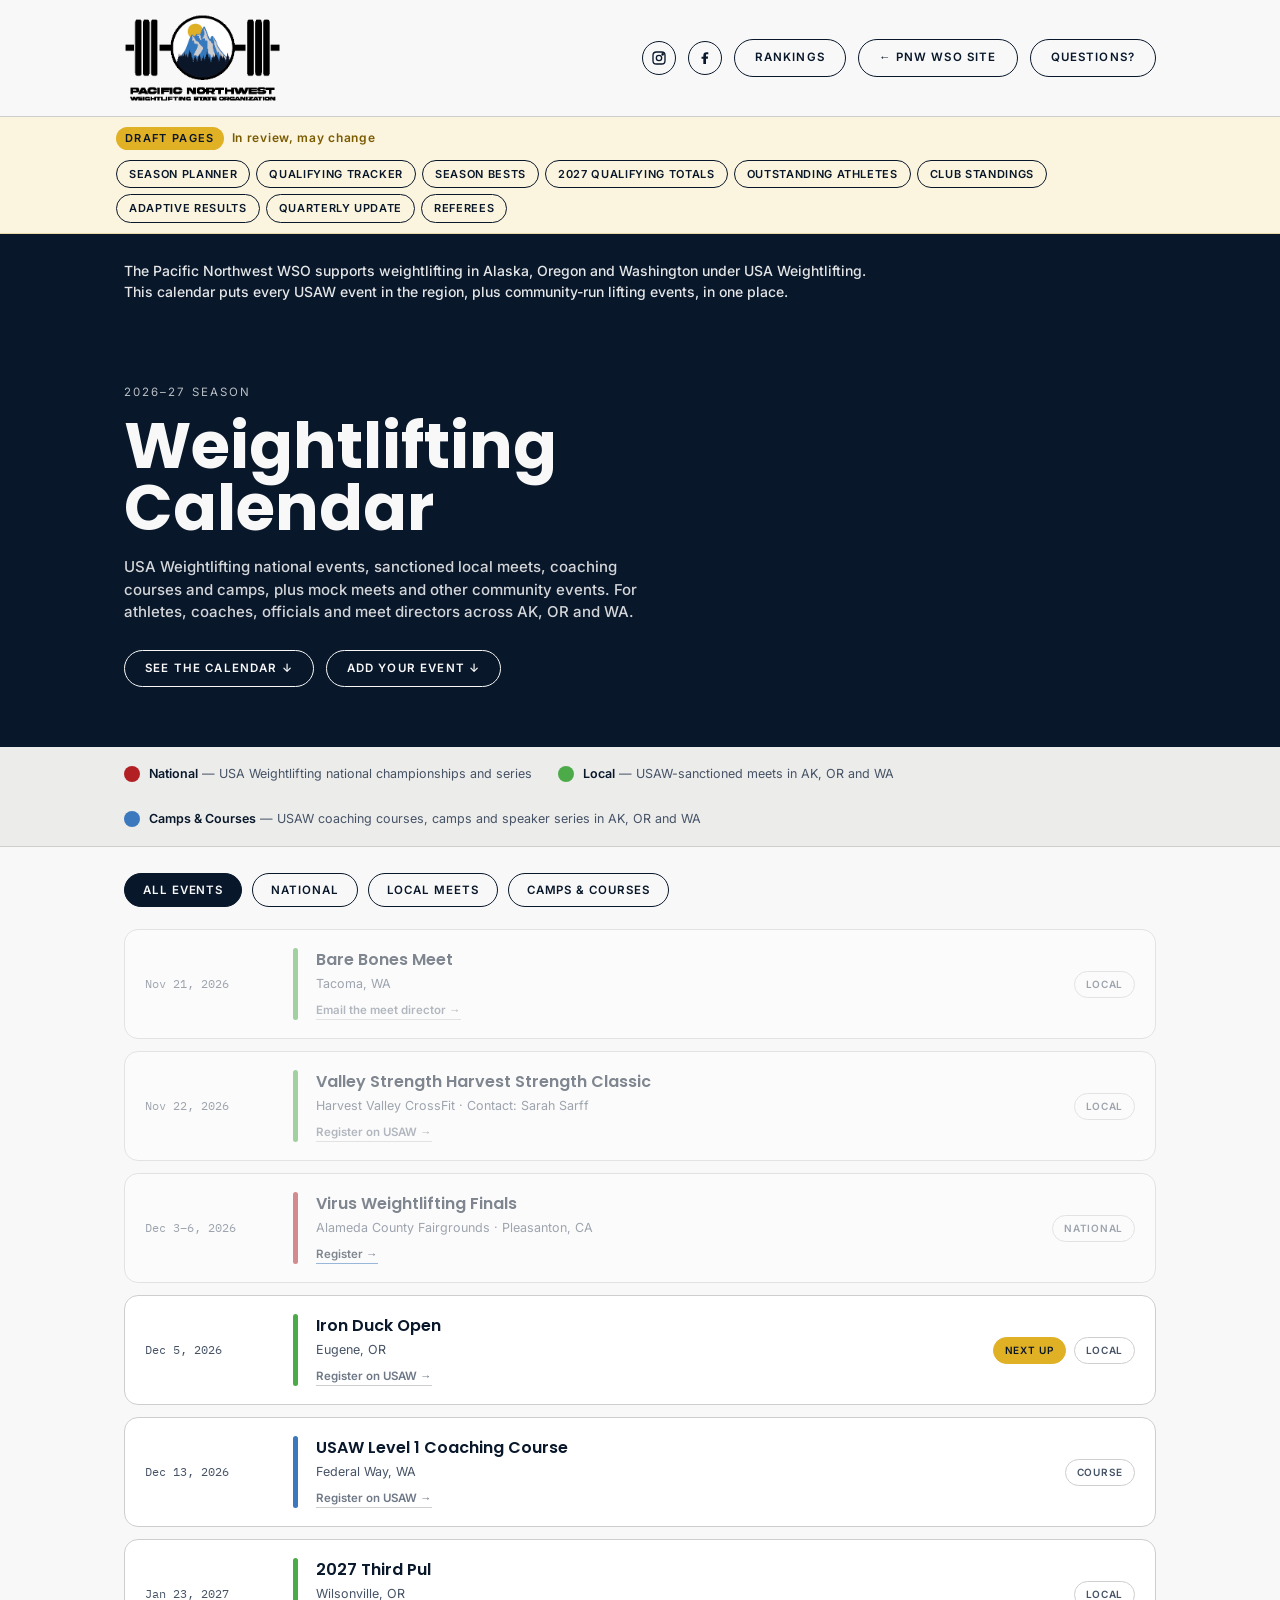
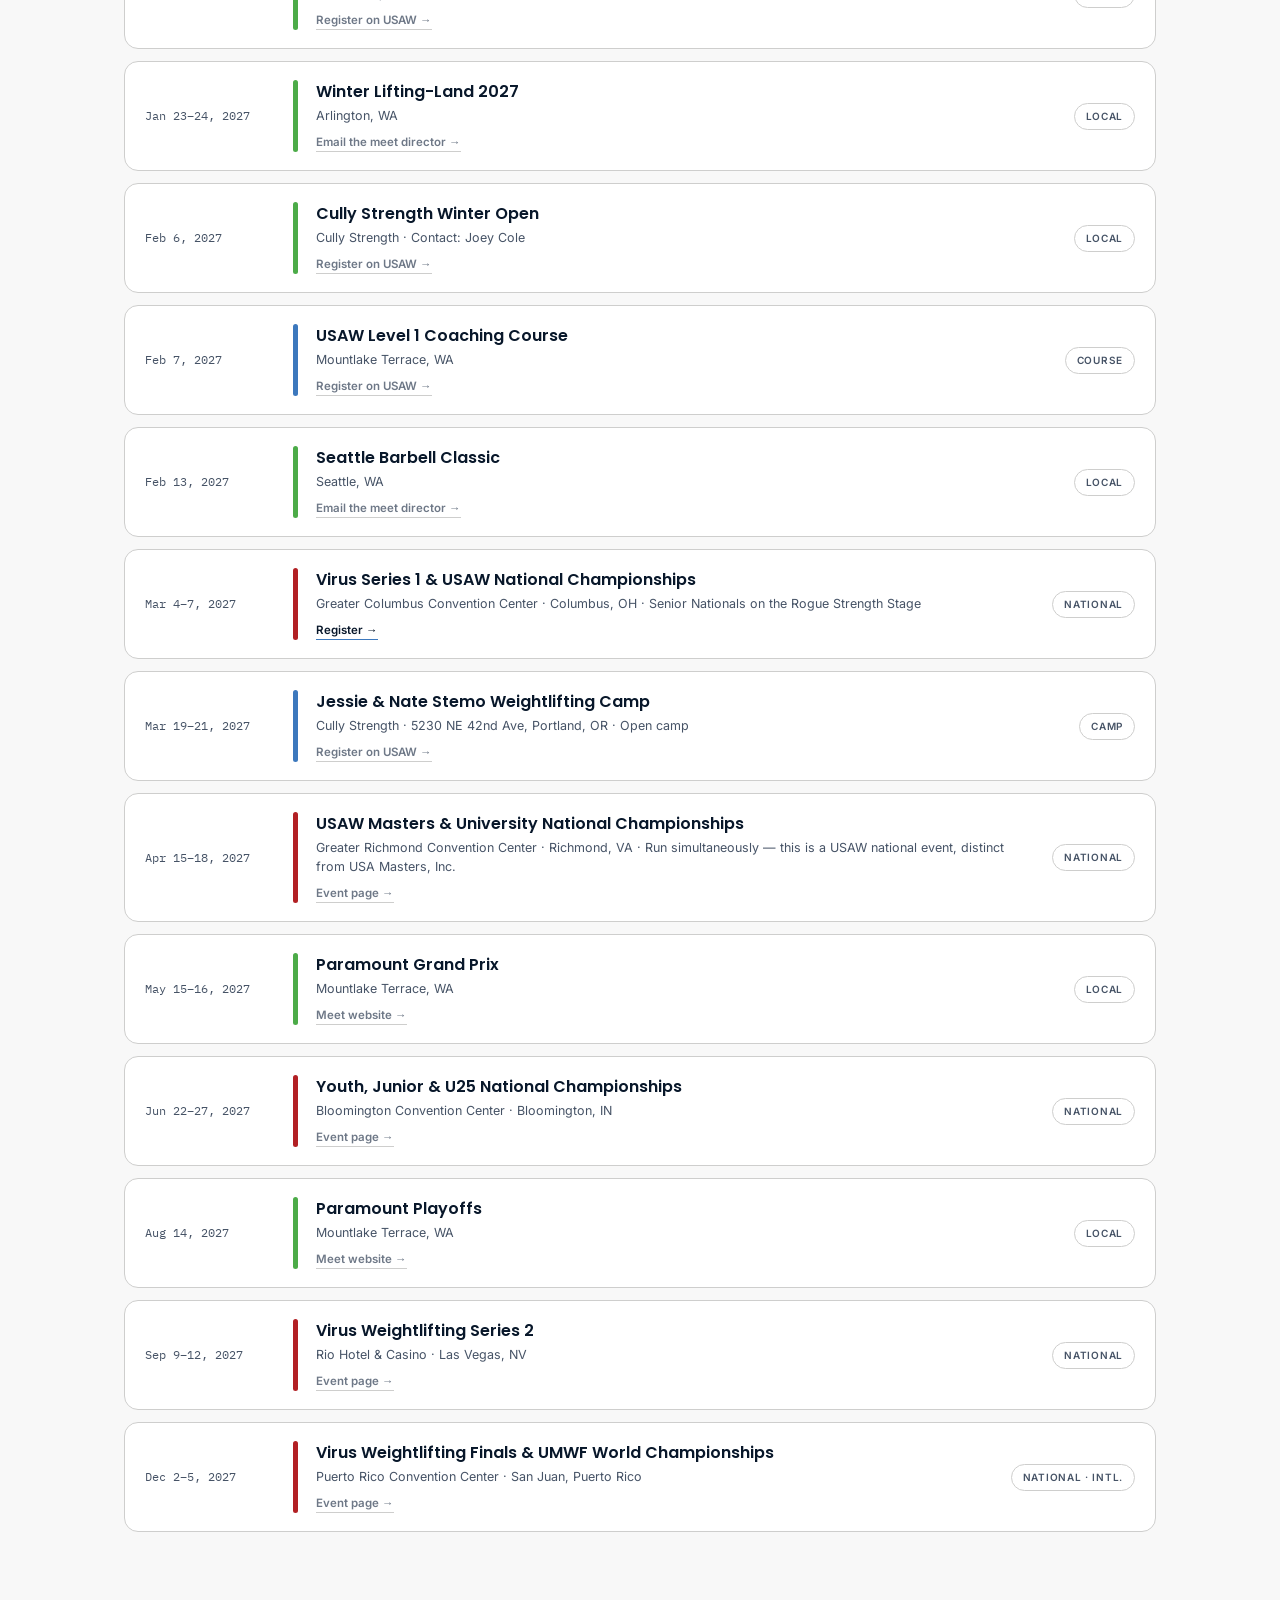
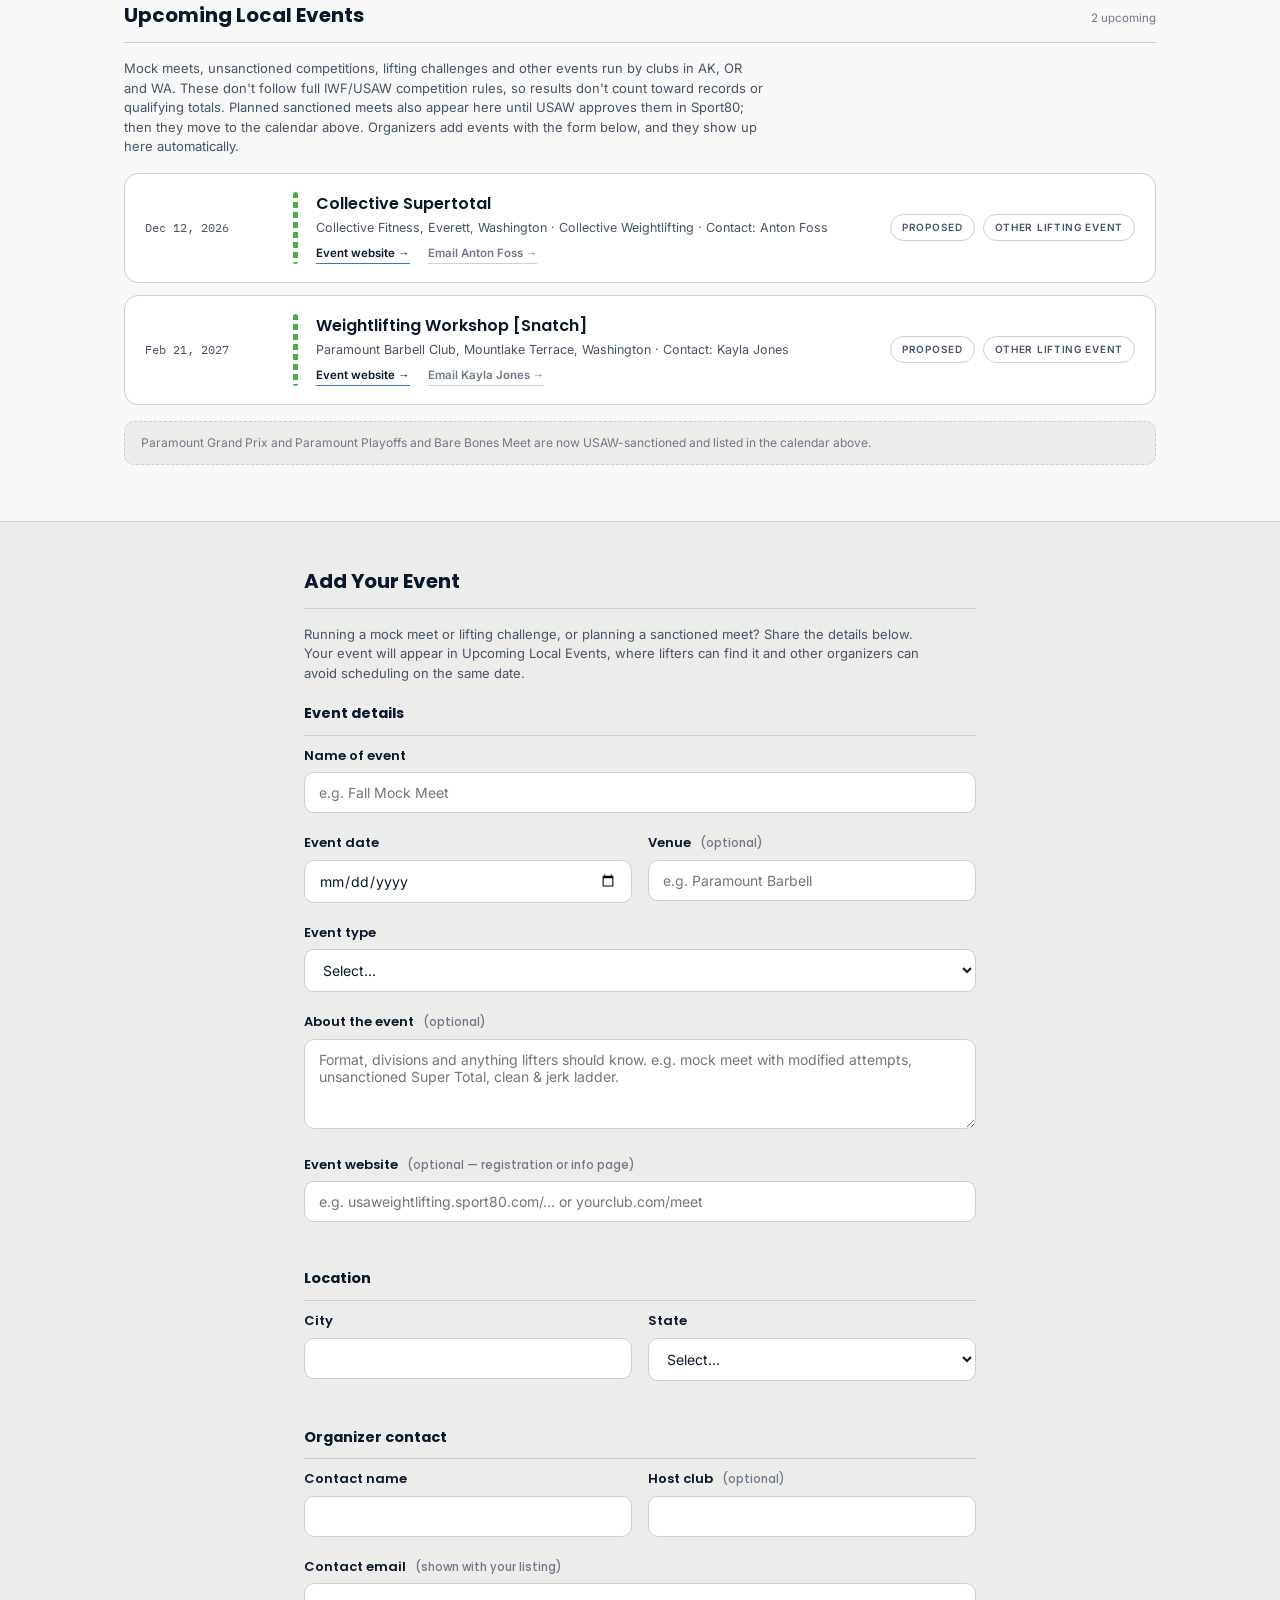
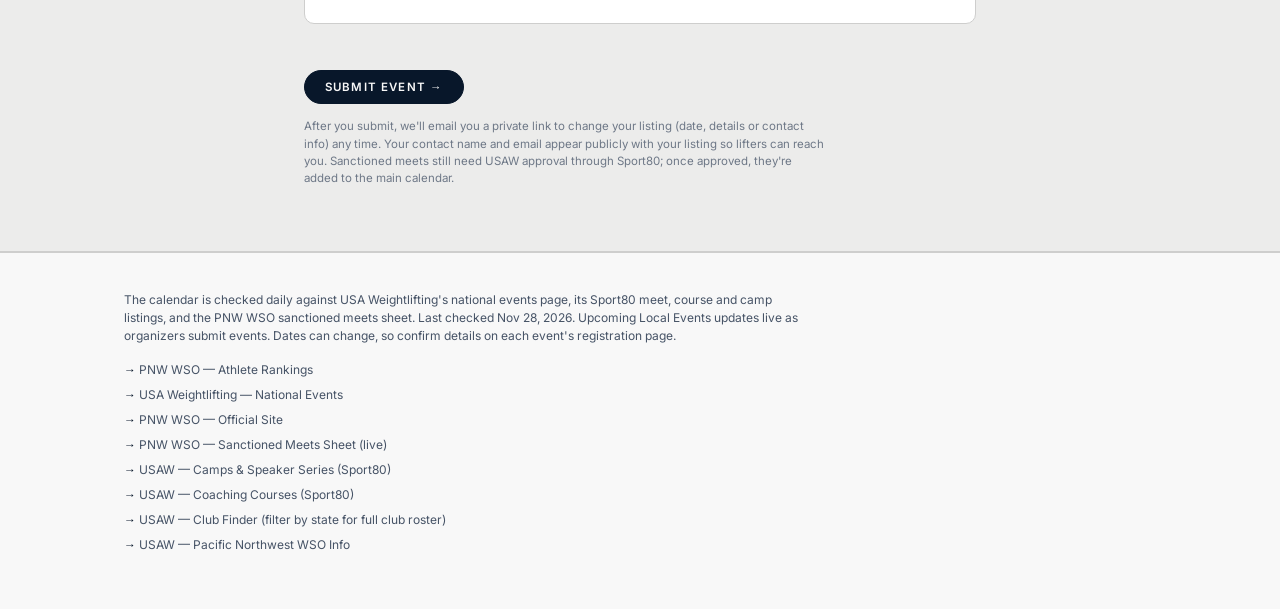
<file: index.html>
<!DOCTYPE html>
<html lang="en">
<head>
<meta charset="UTF-8">
<meta name="viewport" content="width=device-width, initial-scale=1.0">
<title>PNW WSO Weightlifting Calendar</title>
<meta name="description" content="USA Weightlifting national events, sanctioned meets, coaching courses and camps in Alaska, Oregon and Washington, plus community lifting events like mock meets.">
<meta property="og:type" content="website">
<meta property="og:site_name" content="PNW WSO">
<meta property="og:title" content="PNW WSO Weightlifting Calendar">
<meta property="og:description" content="USA Weightlifting national events, sanctioned meets, coaching courses and camps in Alaska, Oregon and Washington, plus community lifting events like mock meets.">
<meta property="og:url" content="https://jdhoward1988.github.io/PNW-wso-dashboard/">
<meta property="og:image" content="https://jdhoward1988.github.io/PNW-wso-dashboard/assets/og-calendar.png">
<meta property="og:image:width" content="1200">
<meta property="og:image:height" content="630">
<meta property="og:image:alt" content="PNW WSO Weightlifting Calendar">
<meta name="twitter:card" content="summary_large_image">
<link rel="icon" type="image/png" sizes="64x64" href="assets/pnw-wso-mark-64.png">
<link rel="apple-touch-icon" href="assets/pnw-wso-mark-180.png">
<link rel="preload" href="assets/fonts/inter-latin-400-normal.woff2" as="font" type="font/woff2" crossorigin>
<link rel="preload" href="assets/fonts/poppins-latin-700-normal.woff2" as="font" type="font/woff2" crossorigin>
<link rel="stylesheet" href="assets/fonts/fonts.css">
<style>
  :root{
    /* PNW WSO Brand Guidelines palette (Kadrian Hinton / Foreign World Media)
       Primary:   Navy #08172A · Blue #3C78BD · Red #B22024 · Green #4CAB48 · Gold #E0B025
       Secondary: Grey #CECECD · Off-white #F8F8F8
       (Guide prints the blue as "3C788D"; its RGB/CMYK values and the logo are #3C78BD.) */
    --brand-navy:#08172A;
    --brand-blue:#3C78BD;
    --brand-red:#B22024;
    --brand-green:#4CAB48;
    --brand-gold:#E0B025;
    --brand-grey:#CECECD;
    --brand-white:#F8F8F8;

    /* Roles on the page */
    --cream:var(--brand-white);      /* page background */
    --cream-2:#ECECEB;               /* alternate bands: off-white toward brand grey */
    --card:#FFFFFF;
    --ink:var(--brand-navy);         /* text */
    --ink-dim:#465366;               /* navy, softened for secondary text */
    --ink-faint:#6E7887;
    --rule:var(--brand-grey);
    --green:var(--brand-navy);       /* feature bands, solid buttons, links */
    --green-text:var(--brand-white);
    --local:var(--brand-green);      /* Local tier */
    --red:var(--brand-red);          /* National tier */
    --gold:var(--brand-gold);        /* Next up */
    --blue:var(--brand-blue);        /* Camps & Courses tier */
    --radius:14px;
    --radius-sm:10px;
  }

  *{box-sizing:border-box;}
  html,body{margin:0;padding:0;}
  body{
    background:var(--cream);
    color:var(--ink);
    font-family:'Inter', sans-serif;
    -webkit-font-smoothing:antialiased;
    line-height:1.5;
  }
  h1,h2,h3,.display{
    font-family:'Poppins', sans-serif;
    font-weight:700;
    margin:0;
  }
  a{color:inherit;}
  .wrap{ max-width:1080px; margin:0 auto; padding-left:24px; padding-right:24px; }
  .wrap-narrow{ max-width:720px; margin:0 auto; padding-left:24px; padding-right:24px; }

  /* ---------- TOP BAR ---------- */
  .topbar{ background:var(--cream); border-bottom:1px solid var(--rule); padding:20px 0; }
  .topbar-inner{ display:flex; align-items:center; justify-content:space-between; gap:20px; flex-wrap:wrap; }
  .brand{ display:flex; align-items:center; gap:12px; }
  .brand svg{ width:44px; height:44px; flex-shrink:0; }
  .brand-name{ font-family:'Poppins', sans-serif; font-weight:700; font-size:15px; letter-spacing:0.02em; line-height:1.15; }
  .brand-name span{
    display:block; font-family:'Inter', sans-serif; font-weight:500; font-size:10.5px;
    letter-spacing:0.14em; text-transform:uppercase; color:var(--ink-dim); margin-top:2px;
  }
  .topbar-right{ display:flex; align-items:center; gap:12px; flex-wrap:wrap; }
  .icon-link{
    width:34px;height:34px; border:1.5px solid var(--ink); border-radius:50%;
    display:flex;align-items:center;justify-content:center; text-decoration:none; flex-shrink:0;
  }
  .icon-link svg{ width:16px;height:16px; }

  .pill-btn{
    display:inline-flex; align-items:center; gap:6px;
    border:1.5px solid currentColor; border-radius:999px; padding:9px 20px;
    font-family:'Inter', sans-serif; font-weight:600; font-size:11.5px;
    letter-spacing:0.1em; text-transform:uppercase; text-decoration:none;
    background:transparent; cursor:pointer; transition:background 0.15s ease, color 0.15s ease;
    white-space:nowrap; border:1.5px solid currentColor;
  }
  .pill-btn.dark{ color:var(--ink); }
  .pill-btn.dark:hover{ background:var(--ink); color:var(--cream); }
  .pill-btn.on-green{ color:var(--green-text); }
  .pill-btn.on-green:hover{ background:var(--green-text); color:var(--green); }
  .pill-btn.solid{ background:var(--green); border-color:var(--green); color:var(--brand-white); }
  .pill-btn.solid:hover{ background:var(--green-text); color:var(--green); }
  .pill-btn:focus-visible{ outline:2px solid var(--gold); outline-offset:2px; }
  .pill-btn:disabled{ opacity:0.6; cursor:default; }

  /* ---------- MISSION / HERO ---------- */
  .mission{ background:var(--green); color:var(--green-text); padding:26px 0; }
  .mission p{ margin:0; max-width:760px; font-size:14px; font-weight:500; opacity:0.92; }
  .hero{ background:var(--green); color:var(--green-text); padding:56px 0 60px; }
  .hero .eyebrow{ font-size:11.5px; letter-spacing:0.18em; text-transform:uppercase; opacity:0.75; margin-bottom:14px; }
  .hero h1{ font-size:clamp(38px, 6vw, 64px); line-height:0.98; color:var(--brand-white); }
  .hero .sub{ margin-top:16px; max-width:540px; font-size:15px; font-weight:500; opacity:0.85; }
  .hero .cta-row{ margin-top:26px; display:flex; gap:12px; flex-wrap:wrap; }

  /* ---------- LEGEND ---------- */
  .legend{ background:var(--cream-2); padding:18px 0; border-bottom:1px solid var(--rule); }
  .legend-inner{ display:flex; gap:26px; flex-wrap:wrap; align-items:center; }
  .legend-item{ display:flex; align-items:center; gap:9px; font-size:12.5px; color:var(--ink-dim); }
  .plate{ width:16px;height:16px; border-radius:50%; flex-shrink:0; }
  .plate.red{background:var(--red);} .plate.green{background:var(--local);} .plate.blue{background:var(--blue);}
  .legend-item b{ color:var(--ink); font-weight:600; }

  /* ---------- CONTROLS ---------- */
  .controls{ padding:26px 0 0; display:flex; gap:10px; flex-wrap:wrap; }
  .filter-btn{
    border:1.5px solid var(--ink); background:transparent; color:var(--ink); border-radius:999px;
    padding:9px 18px; font-family:'Inter', sans-serif; font-weight:600; font-size:11.5px;
    letter-spacing:0.08em; text-transform:uppercase; cursor:pointer; transition:all 0.15s ease;
  }
  .filter-btn:hover{ background:var(--cream-2); }
  .filter-btn.active{ background:var(--ink); color:var(--cream); }
  .filter-btn:focus-visible{ outline:2px solid var(--gold); outline-offset:2px; }

  /* ---------- TIMELINE / ROWS ---------- */
  .timeline{ padding:22px 0 8px; }
  .event-row{
    display:grid; grid-template-columns:130px 5px 1fr auto; gap:0 18px; align-items:center;
    background:var(--card); border:1px solid var(--rule); border-radius:var(--radius);
    padding:18px 20px; margin-bottom:12px;
  }
  .event-row.hide{ display:none; }
  .event-row.is-past{ opacity:0.5; }
  .ev-date{ font-family:'IBM Plex Mono', monospace; font-size:12px; color:var(--ink-dim); }
  .ev-stripe{ align-self:stretch; border-radius:4px; }
  .ev-stripe.red{ background:var(--red); } .ev-stripe.green{ background:var(--local); } .ev-stripe.blue{ background:var(--blue); } .ev-stripe.gold{ background:var(--gold); }
  .ev-body{ min-width:0; }
  .ev-name{ font-family:'Poppins', sans-serif; font-size:16px; font-weight:600; color:var(--ink); }
  .ev-meta{ font-size:12.5px; color:var(--ink-dim); margin-top:3px; }
  .ev-link{
    display:inline-block; font-size:11.5px; font-weight:600; margin-top:8px;
    color:var(--ink); text-decoration:none; border-bottom:1.5px solid var(--brand-blue);
  }
  .ev-link:hover{ opacity:0.75; }
  .ev-link.muted{ color:var(--ink-faint); border-bottom-color:var(--rule); }
  .ev-link.muted:hover{ color:var(--ink-dim); }
  .ev-tags{ display:flex; gap:8px; align-items:center; flex-shrink:0; justify-self:end; }
  .tag{
    font-size:10px; font-weight:600; letter-spacing:0.07em; text-transform:uppercase;
    padding:5px 11px; border-radius:999px; border:1.5px solid var(--rule); color:var(--ink-dim); white-space:nowrap;
  }
  .tag.next{ background:var(--gold); color:#fff; border-color:var(--gold); font-weight:700; }

  /* ---------- SECTION HEADERS ---------- */
  .section-head{ margin:48px auto 0; padding:0 0 12px; display:flex; align-items:baseline; justify-content:space-between; gap:12px; border-bottom:1px solid var(--rule); flex-wrap:wrap; }
  .section-head h2{ font-size:20px; color:var(--ink); }
  .section-head .count{ font-size:11.5px; color:var(--ink-faint); font-family:'Inter', sans-serif; }
  .section-intro{ font-size:13px; color:var(--ink-dim); max-width:640px; margin:16px 0 0; }

  /* ---------- INTEREST LIST ---------- */
  .interest-status{
    font-size:12px; color:var(--ink-faint); margin:16px 0 0; padding:12px 16px;
    background:var(--cream-2); border-radius:var(--radius-sm); border:1px dashed var(--rule);
  }
  .interest-list{ padding:16px 0 8px; }
  .interest-row{
    display:grid; grid-template-columns:110px 1fr auto; gap:0 16px; align-items:center;
    background:var(--card); border:1px solid var(--rule); border-radius:var(--radius-sm);
    padding:14px 18px; margin-bottom:10px;
  }
  .interest-row .ev-date{ font-size:11.5px; }
  .interest-row .ev-name{ font-size:14.5px; }
  .interest-row .ev-meta{ font-size:11.5px; }

  /* ---------- LEADERSHIP ---------- */
  /* leadership section removed */

  /* ---------- HOST-A-MEET FORM ---------- */
  .host-section{ background:var(--cream-2); margin-top:48px; padding:44px 0 52px; border-top:1px solid var(--rule); border-bottom:1px solid var(--rule); }
  .host-section .section-head{ margin-top:0; }
  .field{ margin-bottom:20px; }
  .field label{ display:block; font-family:'Poppins', sans-serif; font-weight:600; font-size:13px; margin-bottom:7px; color:var(--ink); }
  .field .hint{ font-size:11.5px; color:var(--ink-faint); font-weight:400; margin-left:6px; }
  .field input, .field select, .field textarea{
    width:100%; font-family:'Inter', sans-serif; font-size:14px; color:var(--ink); background:var(--card);
    border:1.5px solid var(--rule); border-radius:var(--radius-sm); padding:11px 14px;
  }
  .field input:focus, .field select:focus, .field textarea:focus{ outline:none; border-color:var(--brand-blue); }
  .field textarea{ min-height:90px; resize:vertical; }
  .row2{ display:grid; grid-template-columns:1fr 1fr; gap:16px; }
  .row3{ display:grid; grid-template-columns:2fr 1fr 1fr; gap:16px; }
  @media (max-width:560px){ .row2, .row3{ grid-template-columns:1fr; } }
  fieldset{ border:none; padding:0; margin:0 0 26px; }
  legend{ font-family:'Poppins', sans-serif; font-weight:700; font-size:14.5px; padding:0 0 10px; margin-bottom:10px; border-bottom:1px solid var(--rule); width:100%; }
  .form-note{ margin-top:14px; font-size:11.5px; color:var(--ink-faint); max-width:520px; }
  .success-box{
    display:none; background:var(--green); color:var(--green-text); border-radius:var(--radius);
    padding:22px 24px; font-size:14px; font-weight:500;
  }
  .success-box.show{ display:block; }
  #hostForm.hidden{ display:none; }

  /* ---------- FOOTER ---------- */
  footer{ margin-top:0; background:var(--cream); border-top:1px solid var(--rule); padding:26px 0 48px; }
  footer .note{ color:var(--ink-dim); font-size:12px; margin-bottom:16px; max-width:680px; }
  footer ul{ list-style:none; margin:0; padding:0; }
  footer li{ margin-bottom:7px; font-size:12px; }
  footer a{ color:var(--ink-dim); text-decoration:none; }
  footer a:hover{ color:var(--brand-blue); text-decoration:underline; }

  @media (max-width:640px){
    .event-row{ grid-template-columns:5px 1fr; grid-template-areas:"stripe body" "stripe tags"; row-gap:10px; }
    .ev-stripe{ grid-area:stripe; } .ev-body{ grid-area:body; }
    .ev-date{ display:block; margin-bottom:5px; } .ev-tags{ grid-area:tags; justify-self:start; }
    .topbar-inner{ flex-direction:column; align-items:flex-start; }
    .interest-row{ grid-template-columns:1fr; row-gap:6px; }
  }

  #emptyState{ margin-top:6px; }

  /* ---------- MOBILE (phones) ---------- */
  .ev-date{ font-variant-numeric:tabular-nums; }
  @media (max-width:640px){
    .wrap, .wrap-narrow{ padding-left:max(16px, env(safe-area-inset-left, 0px)); padding-right:max(16px, env(safe-area-inset-right, 0px)); }
    /* Top bar: brand on one line, actions in an even row of full-size buttons below */
    .topbar{ padding:14px 0; }
    /* brand + social icons share the first line; the two buttons split the second line evenly */
    .topbar-inner{ flex-direction:row; flex-wrap:wrap; align-items:center; gap:12px 10px; }
    .brand{ flex:1 1 auto; min-width:0; }
    .topbar-right{ display:contents; }
    .topbar-right .pill-btn{ flex:1 1 40%; min-width:0; }
    .icon-link{ width:44px; height:44px; }
    .pill-btn{ min-height:44px; justify-content:center; padding:10px 14px; font-size:12px; }
    /* Hero */
    .hero{ padding:36px 0 40px; }
    .hero h1{ font-size:42px; }
    .hero .sub{ font-size:15px; }
    .hero .cta-row{ display:grid; grid-template-columns:1fr; gap:10px; }
    .mission{ padding:18px 0; }
    .mission p{ font-size:13.5px; }
    /* Legend */
    .legend-inner{ flex-direction:column; align-items:flex-start; gap:10px; }
    .legend-item{ font-size:13.5px; }
    /* Filters: three equal buttons in one row */
    .controls{ display:grid; grid-template-columns:repeat(2, minmax(0,1fr)); gap:8px; padding-top:20px; }
    .filter-btn{ min-height:44px; padding:10px 6px; font-size:11.5px; letter-spacing:0.04em; }
    /* Event cards: full-width, larger text, tag and link on their own lines */
    .timeline{ padding-top:16px; }
    .event-row{ grid-template-columns:5px minmax(0,1fr); grid-template-areas:"stripe date" "stripe body" "stripe tags"; gap:6px 14px; padding:16px; border-radius:12px; }
    .ev-stripe{ grid-area:stripe; } .ev-body{ grid-area:body; min-width:0; }
    .ev-tags{ grid-area:tags; justify-self:start; flex-wrap:wrap; }
    .event-row > .ev-date{ grid-area:date; display:block; margin:0; font-size:13px; }
    .ev-tags{ margin-top:4px; }
    .ev-name{ font-size:17px; line-height:1.3; }
    .ev-meta{ font-size:14px; line-height:1.45; overflow-wrap:anywhere; }
    .ev-link{ display:inline-block; font-size:13.5px; padding:8px 0 2px; margin-top:4px; }
    .tag{ font-size:11px; padding:6px 12px; }
    /* Interest list */
    .section-head{ margin-top:36px; }
    .section-head h2{ font-size:21px; }
    .section-intro{ font-size:14px; }
    .interest-row{ grid-template-columns:minmax(0,1fr); row-gap:6px; padding:14px 16px; }
    .interest-row .ev-date{ font-size:13px; }
    .interest-row .ev-name{ font-size:16px; }
    .interest-row .ev-meta{ font-size:13.5px; }
    .interest-row .ev-tags{ justify-self:start; }
    /* Form: 16px inputs stop iOS zooming in; full-width submit */
    .host-section{ padding:32px 0 40px; margin-top:36px; }
    .field input, .field select, .field textarea{ font-size:16px; min-height:46px; }
    #hostForm button[type="submit"], #hostForm .pill-btn{ width:100%; min-height:48px; justify-content:center; }
    footer li{ font-size:13.5px; margin-bottom:10px; }
  }
  @media (max-width:380px){
    .topbar-right .pill-btn{ white-space:normal; text-align:center; padding:10px 8px; letter-spacing:0.05em; }
    .filter-btn{ font-size:10.5px; letter-spacing:0.02em; }
  }
  .ev-stripe.proposed{ background:repeating-linear-gradient(180deg, var(--local) 0 6px, transparent 6px 10px); }
  .ev-links{ display:flex; flex-wrap:wrap; gap:4px 18px; }
  .interest-card .ev-tags{ flex-wrap:wrap; justify-content:flex-end; }
  @media (max-width:640px){
    .interest-card .ev-tags{ justify-content:flex-start; }
    .ev-links{ gap:0 18px; }
  }

  /* ---------- LARGE SCREENS ----------
     Wide monitors: the page widens and cards flow into columns (read left to right,
     then down, in date order). Very large/4K screens also scale everything up a bit. */
  @media (min-width:1500px){
    .wrap{ max-width:1480px; }
    .timeline{ display:grid; grid-template-columns:repeat(2, minmax(0,1fr)); gap:14px 18px; align-items:stretch; }
    .timeline .event-row{ margin-bottom:0; }
    .interest-list{ display:grid; grid-template-columns:repeat(2, minmax(0,1fr)); gap:14px 18px; }
    .interest-list .event-row{ margin-bottom:0; }
    .interest-list .interest-status{ grid-column:1 / -1; }
    .event-row{ grid-template-columns:118px 5px minmax(0,1fr) auto; }
    .ev-tags{ flex-wrap:wrap; justify-content:flex-end; max-width:220px; }
    .section-intro{ max-width:760px; }
    .hero .sub{ max-width:640px; }
    /* Host an Event: meet details on the left, location + contact on the right */
    .host-section .wrap-narrow{ max-width:1180px; }
    #hostForm{ display:grid; grid-template-columns:repeat(2, minmax(0,1fr)); grid-template-rows:auto 1fr; column-gap:40px; align-items:start; }
    #hostForm > fieldset:first-of-type{ grid-column:1; grid-row:1 / span 2; }
    #hostForm > fieldset:not(:first-of-type){ grid-column:2; }
    #hostForm > button, #hostForm > .form-note{ grid-column:1 / -1; }
    #hostForm > button{ justify-self:start; }
  }
  @media (min-width:2200px){
    .wrap{ max-width:2060px; }
    .timeline, .interest-list{ grid-template-columns:repeat(3, minmax(0,1fr)); }
  }
  /* True 4K at 100% scaling: scale the whole page so text stays readable */
  @media (min-width:2800px){
    body{ zoom:1.4; }
  }

  /* ---------- OFFICIAL LOGO ---------- */
  .brand{ display:flex; align-items:center; text-decoration:none; }
  .brand-logo{ display:block; height:88px; width:auto; max-width:100%; }
  .topbar{ padding:14px 0; }
  .tag.next{ color:var(--brand-navy); }
  @media (max-width:640px){ .brand-logo{ height:64px; } }
</style>
</head>
<body>

<div class="topbar">
  <div class="wrap topbar-inner">
    <a class="brand" href="https://www.pnwwsoweightlifting.com/" aria-label="Pacific Northwest Weightlifting State Organization — main site">
      <img class="brand-logo" src="assets/pnw-wso-logo.png" width="413" height="232" alt="Pacific Northwest Weightlifting State Organization">
    </a>
    <div class="topbar-right">
      <a class="icon-link" href="https://www.instagram.com/pnw_wso_weightlifting/" target="_blank" rel="noopener" aria-label="Instagram">
        <svg viewBox="0 0 24 24" fill="none" stroke="currentColor" stroke-width="2"><rect x="3" y="3" width="18" height="18" rx="5"/><circle cx="12" cy="12" r="4"/><circle cx="17.5" cy="6.5" r="1"/></svg>
      </a>
      <a class="icon-link" href="https://www.facebook.com/pnwwsoweightlifting" target="_blank" rel="noopener" aria-label="Facebook">
        <svg viewBox="0 0 24 24" fill="currentColor"><path d="M13.5 21v-8h2.7l.4-3.1h-3.1V8c0-.9.25-1.5 1.55-1.5H17V3.7C16.6 3.65 15.4 3.5 14 3.5c-2.8 0-4.5 1.7-4.5 4.8V10H6.8v3.1h2.7v8z"/></svg>
      </a>
      <a class="pill-btn dark" href="rankings.html">Rankings</a>
      <a class="pill-btn dark" href="https://www.pnwwsoweightlifting.com/">← PNW WSO site</a>
      <a class="pill-btn dark" href="mailto:pnw.wso.mira@gmail.com">Questions?</a>
    </div>
  </div>
</div>

<div class="mission">
  <div class="wrap">
    <p>The Pacific Northwest WSO supports weightlifting in Alaska, Oregon and Washington under USA Weightlifting. This calendar puts every USAW event in the region, plus community-run lifting events, in one place.</p>
  </div>
</div>

<div class="hero">
  <div class="wrap">
    <div class="eyebrow">2026–27 Season</div>
    <h1>Weightlifting<br>Calendar</h1>
    <p class="sub">USA Weightlifting national events, sanctioned local meets, coaching courses and camps, plus mock meets and other community events. For athletes, coaches, officials and meet directors across AK, OR and WA.</p>
    <div class="cta-row">
      <a class="pill-btn on-green" href="#timeline">See the calendar ↓</a>
      <a class="pill-btn on-green" href="#host">Add your event ↓</a>
    </div>
  </div>
</div>

<div class="legend">
  <div class="wrap legend-inner">
    <div class="legend-item"><span class="plate red"></span><span><b>National</b> — USA Weightlifting national championships and series</span></div>
    <div class="legend-item"><span class="plate green"></span><span><b>Local</b> — USAW-sanctioned meets in AK, OR and WA</span></div>
    <div class="legend-item"><span class="plate blue"></span><span><b>Camps &amp; Courses</b> — USAW coaching courses, camps and speaker series in AK, OR and WA</span></div>
  </div>
</div>

<div class="wrap">
  <div class="controls">
    <button class="filter-btn active" data-filter="all">All events</button>
    <button class="filter-btn" data-filter="national">National</button>
    <button class="filter-btn" data-filter="local">Local meets</button>
    <button class="filter-btn" data-filter="education">Camps &amp; Courses</button>
  </div>

  <div class="timeline" id="timeline">

    <!-- CAMPS & COURSES rows use the education tier and a blue stripe, e.g.
    <div class="event-row" data-tier="education" data-start="2027-02-20">
      <div class="ev-date">Feb 20, 2027</div>
      <div class="ev-stripe blue"></div>
      <div class="ev-body">
        <div class="ev-name">Event name</div>
        <div class="ev-meta">Host club · City, ST · Speaker or coach</div>
        <a class="ev-link" href="https://…" target="_blank" rel="noopener">Event info →</a>
      </div>
      <div class="ev-tags"><span class="tag">Camp</span></div>   (or "Speaker Series" / "Course")
    </div>
    Insert in date order among the other rows. -->

    <div class="event-row" data-tier="local" data-start="2026-08-29">
      <div class="ev-date">Aug 29–30, 2026</div>
      <div class="ev-stripe green"></div>
      <div class="ev-body">
        <div class="ev-name">Paramount Grand Prix</div>
        <div class="ev-meta">Paramount Barbell · Contact: Kayla Jones</div>
        <a class="ev-link muted" href="https://docs.google.com/spreadsheets/d/1TKmTIMT-Hm0bQHlxFZ7ZC_g9FJgRmO_wdLdfOiTQyl4/edit#gid=0" target="_blank" rel="noopener">Meet info →</a>
      </div>
      <div class="ev-tags"><span class="tag">Local</span></div>
    </div>

    <div class="event-row" data-tier="national" data-start="2026-09-11">
      <div class="ev-date">Sep 11–13, 2026</div>
      <div class="ev-stripe red"></div>
      <div class="ev-body">
        <div class="ev-name">Virus Weightlifting Series 2 Championships</div>
        <div class="ev-meta">Fort Worth Convention Center · Fort Worth, TX</div>
        <a class="ev-link" href="https://www.usaweightlifting.org/2026-virus-weightlifting-series-2-championships" target="_blank" rel="noopener">Register →</a>
      </div>
      <div class="ev-tags"><span class="tag">National</span></div>
    </div>

    <div class="event-row" data-tier="national" data-start="2026-09-25">
      <div class="ev-date">Sep 25–27, 2026</div>
      <div class="ev-stripe red"></div>
      <div class="ev-body">
        <div class="ev-name">USAW x Gymreapers Wodapalooza SoCal</div>
        <div class="ev-meta">Huntington Beach, CA</div>
        <a class="ev-link" href="https://www.usaweightlifting.org/2026-usaw-x-gymreapers-wodapalooza-socal" target="_blank" rel="noopener">Register →</a>
      </div>
      <div class="ev-tags"><span class="tag">National</span></div>
    </div>

    <div class="event-row" data-tier="local" data-start="2026-10-03">
      <div class="ev-date">Oct 3–4, 2026</div>
      <div class="ev-stripe green"></div>
      <div class="ev-body">
        <div class="ev-name">PNW WSO Championship</div>
        <div class="ev-meta">Holiday Inn · Portland, OR · Contact: Joe Beck</div>
        <a class="ev-link muted" href="https://usaweightlifting.sport80.com/public/widget/1" target="_blank" rel="noopener">Registration via USAW →</a>
      </div>
      <div class="ev-tags"><span class="tag">Local · WSO Champs</span></div>
    </div>

    <div class="event-row" data-tier="education" data-start="2026-10-17">
      <div class="ev-date">Oct 17–18, 2026</div>
      <div class="ev-stripe blue"></div>
      <div class="ev-body">
        <div class="ev-name">USAW Level 2 Coaching Course</div>
        <div class="ev-meta">Seattle, WA</div>
        <a class="ev-link muted" href="https://usaweightlifting.sport80.com/public/widget/2" target="_blank" rel="noopener">Registration via USAW →</a>
      </div>
      <div class="ev-tags"><span class="tag">Course</span></div>
    </div>

    <div class="event-row" data-tier="local" data-start="2026-10-31">
      <div class="ev-date">Oct 31, 2026</div>
      <div class="ev-stripe green"></div>
      <div class="ev-body">
        <div class="ev-name">Nightmare on the Platform</div>
        <div class="ev-meta">Bellingham Weightlifting Club · Contact: Ryan Belsito</div>
        <a class="ev-link muted" href="https://usaweightlifting.sport80.com/public/widget/1" target="_blank" rel="noopener">Registration via USAW →</a>
      </div>
      <div class="ev-tags"><span class="tag">Local</span></div>
    </div>

    <div class="event-row" data-tier="education" data-start="2026-11-06">
      <div class="ev-date">Nov 6–7, 2026</div>
      <div class="ev-stripe blue"></div>
      <div class="ev-body">
        <div class="ev-name">USAW Level 1 Coaching Course (Women’s Only)</div>
        <div class="ev-meta">Portland, OR</div>
        <a class="ev-link muted" href="https://usaweightlifting.sport80.com/public/widget/2" target="_blank" rel="noopener">Registration via USAW →</a>
      </div>
      <div class="ev-tags"><span class="tag">Course</span></div>
    </div>

    <div class="event-row" data-tier="education" data-start="2026-11-07">
      <div class="ev-date">Nov 7–8, 2026</div>
      <div class="ev-stripe blue"></div>
      <div class="ev-body">
        <div class="ev-name">USAW Level 1 Coaching Course</div>
        <div class="ev-meta">Richland, WA</div>
        <a class="ev-link muted" href="https://usaweightlifting.sport80.com/public/widget/2" target="_blank" rel="noopener">Registration via USAW →</a>
      </div>
      <div class="ev-tags"><span class="tag">Course</span></div>
    </div>

    <div class="event-row" data-tier="education" data-start="2026-11-08">
      <div class="ev-date">Nov 8–9, 2026</div>
      <div class="ev-stripe blue"></div>
      <div class="ev-body">
        <div class="ev-name">USAW Level 2 Coaching Course (Women’s Only)</div>
        <div class="ev-meta">Portland, OR</div>
        <a class="ev-link muted" href="https://usaweightlifting.sport80.com/public/widget/2" target="_blank" rel="noopener">Registration via USAW →</a>
      </div>
      <div class="ev-tags"><span class="tag">Course</span></div>
    </div>

    <div class="event-row" data-tier="education" data-start="2026-11-14">
      <div class="ev-date">Nov 14–15, 2026</div>
      <div class="ev-stripe blue"></div>
      <div class="ev-body">
        <div class="ev-name">USAW Level 1 Coaching Course</div>
        <div class="ev-meta">Anchorage, AK</div>
        <a class="ev-link muted" href="https://usaweightlifting.sport80.com/public/wizard/e/15044" target="_blank" rel="noopener">Registration via USAW →</a>
      </div>
      <div class="ev-tags"><span class="tag">Course</span></div>
    </div>

    <div class="event-row" data-tier="local" data-start="2026-11-21">
      <div class="ev-date">Nov 21, 2026</div>
      <div class="ev-stripe green"></div>
      <div class="ev-body">
        <div class="ev-name">Bare Bones Meet</div>
        <div class="ev-meta">Tacoma, WA</div>
        <a class="ev-link muted" href="mailto:weightlifting@tacomastrength.com?subject=Bare%20Bones%20Meet">Email the meet director →</a>
      </div>
      <div class="ev-tags"><span class="tag">Local</span></div>
    </div>

    <div class="event-row" data-tier="local" data-start="2026-11-22">
      <div class="ev-date">Nov 22, 2026</div>
      <div class="ev-stripe green"></div>
      <div class="ev-body">
        <div class="ev-name">Valley Strength Harvest Strength Classic</div>
        <div class="ev-meta">Harvest Valley CrossFit · Contact: Sarah Sarff</div>
        <a class="ev-link muted" href="https://usaweightlifting.sport80.com/public/wizard/e/14815" target="_blank" rel="noopener">Register on USAW →</a>
      </div>
      <div class="ev-tags"><span class="tag">Local</span></div>
    </div>

    <div class="event-row" data-tier="national" data-start="2026-12-03">
      <div class="ev-date">Dec 3–6, 2026</div>
      <div class="ev-stripe red"></div>
      <div class="ev-body">
        <div class="ev-name">Virus Weightlifting Finals</div>
        <div class="ev-meta">Alameda County Fairgrounds · Pleasanton, CA</div>
        <a class="ev-link" href="https://www.usaweightlifting.org/2026-virus-weightlifting-finals" target="_blank" rel="noopener">Register →</a>
      </div>
      <div class="ev-tags"><span class="tag">National</span></div>
    </div>

    <div class="event-row" data-tier="local" data-start="2026-12-05">
      <div class="ev-date">Dec 5, 2026</div>
      <div class="ev-stripe green"></div>
      <div class="ev-body">
        <div class="ev-name">Iron Duck Open</div>
        <div class="ev-meta">Eugene, OR</div>
        <a class="ev-link muted" href="https://usaweightlifting.sport80.com/public/wizard/e/15193" target="_blank" rel="noopener">Register on USAW →</a>
      </div>
      <div class="ev-tags"><span class="tag">Local</span></div>
    </div>

    <div class="event-row" data-tier="education" data-start="2026-12-13">
      <div class="ev-date">Dec 13, 2026</div>
      <div class="ev-stripe blue"></div>
      <div class="ev-body">
        <div class="ev-name">USAW Level 1 Coaching Course</div>
        <div class="ev-meta">Federal Way, WA</div>
        <a class="ev-link muted" href="https://usaweightlifting.sport80.com/public/wizard/e/15067" target="_blank" rel="noopener">Register on USAW →</a>
      </div>
      <div class="ev-tags"><span class="tag">Course</span></div>
    </div>

    <div class="event-row" data-tier="local" data-start="2027-01-23">
      <div class="ev-date">Jan 23, 2027</div>
      <div class="ev-stripe green"></div>
      <div class="ev-body">
        <div class="ev-name">2027 Third Pul</div>
        <div class="ev-meta">Wilsonville, OR</div>
        <a class="ev-link muted" href="https://usaweightlifting.sport80.com/public/wizard/e/15075" target="_blank" rel="noopener">Register on USAW →</a>
      </div>
      <div class="ev-tags"><span class="tag">Local</span></div>
    </div>

    <div class="event-row" data-tier="local" data-start="2027-01-23">
      <div class="ev-date">Jan 23–24, 2027</div>
      <div class="ev-stripe green"></div>
      <div class="ev-body">
        <div class="ev-name">Winter Lifting-Land 2027</div>
        <div class="ev-meta">Arlington, WA</div>
        <a class="ev-link muted" href="mailto:INFO@PILCHUCKCROSSFIT.COM?subject=Winter%20Lifting-Land%202027">Email the meet director →</a>
      </div>
      <div class="ev-tags"><span class="tag">Local</span></div>
    </div>

    <div class="event-row" data-tier="local" data-start="2027-02-06">
      <div class="ev-date">Feb 6, 2027</div>
      <div class="ev-stripe green"></div>
      <div class="ev-body">
        <div class="ev-name">Cully Strength Winter Open</div>
        <div class="ev-meta">Cully Strength · Contact: Joey Cole</div>
        <a class="ev-link muted" href="https://usaweightlifting.sport80.com/public/wizard/e/14958" target="_blank" rel="noopener">Register on USAW →</a>
      </div>
      <div class="ev-tags"><span class="tag">Local</span></div>
    </div>

    <div class="event-row" data-tier="education" data-start="2027-02-07">
      <div class="ev-date">Feb 7, 2027</div>
      <div class="ev-stripe blue"></div>
      <div class="ev-body">
        <div class="ev-name">USAW Level 1 Coaching Course</div>
        <div class="ev-meta">Mountlake Terrace, WA</div>
        <a class="ev-link muted" href="https://usaweightlifting.sport80.com/public/wizard/e/15179" target="_blank" rel="noopener">Register on USAW →</a>
      </div>
      <div class="ev-tags"><span class="tag">Course</span></div>
    </div>

    <div class="event-row" data-tier="local" data-start="2027-02-13">
      <div class="ev-date">Feb 13, 2027</div>
      <div class="ev-stripe green"></div>
      <div class="ev-body">
        <div class="ev-name">Seattle Barbell Classic</div>
        <div class="ev-meta">Seattle, WA</div>
        <a class="ev-link muted" href="mailto:info@foundationcrossfit.com?subject=Seattle%20Barbell%20Classic">Email the meet director →</a>
      </div>
      <div class="ev-tags"><span class="tag">Local</span></div>
    </div>

    <div class="event-row" data-tier="national" data-start="2027-03-04">
      <div class="ev-date">Mar 4–7, 2027</div>
      <div class="ev-stripe red"></div>
      <div class="ev-body">
        <div class="ev-name">Virus Series 1 &amp; USAW National Championships</div>
        <div class="ev-meta">Greater Columbus Convention Center · Columbus, OH · Senior Nationals on the Rogue Strength Stage</div>
        <a class="ev-link" href="https://www.usaweightlifting.org/2027-virus-weightlifting-series-1" target="_blank" rel="noopener">Register →</a>
      </div>
      <div class="ev-tags"><span class="tag">National</span></div>
    </div>

    <div class="event-row" data-tier="education" data-start="2027-03-19">
      <div class="ev-date">Mar 19–21, 2027</div>
      <div class="ev-stripe blue"></div>
      <div class="ev-body">
        <div class="ev-name">Jessie &amp; Nate Stemo Weightlifting Camp</div>
        <div class="ev-meta">Cully Strength · 5230 NE 42nd Ave, Portland, OR · Open camp</div>
        <a class="ev-link muted" href="https://usaweightlifting.sport80.com/public/wizard/e/15107" target="_blank" rel="noopener">Register on USAW →</a>
      </div>
      <div class="ev-tags"><span class="tag">Camp</span></div>
    </div>

    <div class="event-row" data-tier="national" data-start="2027-04-15">
      <div class="ev-date">Apr 15–18, 2027</div>
      <div class="ev-stripe red"></div>
      <div class="ev-body">
        <div class="ev-name">USAW Masters &amp; University National Championships</div>
        <div class="ev-meta">Greater Richmond Convention Center · Richmond, VA · Run simultaneously — this is a USAW national event, distinct from USA Masters, Inc.</div>
        <a class="ev-link muted" href="https://www.usaweightlifting.org/2027-masters-national-championships-national-university-championships" target="_blank" rel="noopener">Event page →</a>
      </div>
      <div class="ev-tags"><span class="tag">National</span></div>
    </div>

    <div class="event-row" data-tier="local" data-start="2027-05-15">
      <div class="ev-date">May 15–16, 2027</div>
      <div class="ev-stripe green"></div>
      <div class="ev-body">
        <div class="ev-name">Paramount Grand Prix</div>
        <div class="ev-meta">Mountlake Terrace, WA</div>
        <a class="ev-link muted" href="https://paramountbarbellclub.com/events" target="_blank" rel="noopener">Meet website →</a>
      </div>
      <div class="ev-tags"><span class="tag">Local</span></div>
    </div>

    <div class="event-row" data-tier="national" data-start="2027-06-22">
      <div class="ev-date">Jun 22–27, 2027</div>
      <div class="ev-stripe red"></div>
      <div class="ev-body">
        <div class="ev-name">Youth, Junior &amp; U25 National Championships</div>
        <div class="ev-meta">Bloomington Convention Center · Bloomington, IN</div>
        <a class="ev-link muted" href="https://www.usaweightlifting.org/2027-youth-junior-u25-national-championships" target="_blank" rel="noopener">Event page →</a>
      </div>
      <div class="ev-tags"><span class="tag">National</span></div>
    </div>

    <div class="event-row" data-tier="local" data-start="2027-08-14">
      <div class="ev-date">Aug 14, 2027</div>
      <div class="ev-stripe green"></div>
      <div class="ev-body">
        <div class="ev-name">Paramount Playoffs</div>
        <div class="ev-meta">Mountlake Terrace, WA</div>
        <a class="ev-link muted" href="https://paramountbarbellclub.com/events" target="_blank" rel="noopener">Meet website →</a>
      </div>
      <div class="ev-tags"><span class="tag">Local</span></div>
    </div>

    <div class="event-row" data-tier="national" data-start="2027-09-09">
      <div class="ev-date">Sep 9–12, 2027</div>
      <div class="ev-stripe red"></div>
      <div class="ev-body">
        <div class="ev-name">Virus Weightlifting Series 2</div>
        <div class="ev-meta">Rio Hotel &amp; Casino · Las Vegas, NV</div>
        <a class="ev-link muted" href="https://www.usaweightlifting.org/2027-virus-weightlifting-series-2" target="_blank" rel="noopener">Event page →</a>
      </div>
      <div class="ev-tags"><span class="tag">National</span></div>
    </div>

    <div class="event-row" data-tier="national" data-start="2027-12-02">
      <div class="ev-date">Dec 2–5, 2027</div>
      <div class="ev-stripe red"></div>
      <div class="ev-body">
        <div class="ev-name">Virus Weightlifting Finals &amp; UMWF World Championships</div>
        <div class="ev-meta">Puerto Rico Convention Center · San Juan, Puerto Rico</div>
        <a class="ev-link muted" href="https://www.usaweightlifting.org/2027-virus-weightlifting-finals-umwf-world-championships" target="_blank" rel="noopener">Event page →</a>
      </div>
      <div class="ev-tags"><span class="tag">National · Intl.</span></div>
    </div>

  </div>

  <p class="interest-status" id="emptyState" hidden>No coaching courses, camps or speaker series are posted for Alaska, Oregon or Washington right now. New ones are added as USA Weightlifting lists them.</p>

  <div class="section-head" id="interest">
    <h2>Upcoming Local Events</h2>
    <span class="count" id="interestCount">Loading…</span>
  </div>
  <p class="section-intro">Mock meets, unsanctioned competitions, lifting challenges and other events run by clubs in AK, OR and WA. These don't follow full IWF/USAW competition rules, so results don't count toward records or qualifying totals. Planned sanctioned meets also appear here until USAW approves them in Sport80; then they move to the calendar above. Organizers add events with the form below, and they show up here automatically.</p>
  <div class="interest-list" id="interestList">
    <p class="interest-status">Loading community events…</p>
  </div>
</div>

<div class="host-section" id="host">
  <div class="wrap-narrow">
    <div class="section-head">
      <h2>Add Your Event</h2>
    </div>
    <p class="section-intro">Running a mock meet or lifting challenge, or planning a sanctioned meet? Share the details below. Your event will appear in Upcoming Local Events, where lifters can find it and other organizers can avoid scheduling on the same date.</p>

    <div class="success-box" id="successBox">✓ Thanks! Your event was submitted. Refresh the page in a minute to see it in Upcoming Local Events. We've emailed you a private link to edit it later.</div>

    <form id="hostForm" action="https://docs.google.com/forms/d/e/1FAIpQLSdsojk2POBbX2_fZln2w9SFLrGQHB4wWKnLajcayiyhjRPoPA/formResponse" method="POST" target="hidden_iframe" style="margin-top:20px;">

      <fieldset>
        <legend>Event details</legend>
        <div class="field">
          <label for="meetName">Name of event</label>
          <input type="text" id="meetName" name="entry.2092238618" placeholder="e.g. Fall Mock Meet" required>
        </div>
        <div class="row2">
          <div class="field">
            <label for="meetDate">Event date</label>
            <input type="date" id="meetDate" name="entry.772194971" required>
          </div>
          <div class="field">
            <label for="venue">Venue <span class="hint">(optional)</span></label>
            <input type="text" id="venue" name="entry.1183100420" placeholder="e.g. Paramount Barbell">
          </div>
        </div>
        <div class="field">
          <label for="meetType">Event type</label>
          <select id="meetType" name="entry.1892539300" required>
            <option value="">Select…</option>
            <option value="Sanctioned Meet">Sanctioned Meet</option>
            <option value="Unsanctioned / Mock Meet">Unsanctioned / Mock Meet</option>
            <option value="Other Lifting Event">Other Lifting Event</option>
          </select>
        </div>
        <div class="field">
          <label for="meetInfo">About the event <span class="hint">(optional)</span></label>
          <textarea id="meetInfo" name="entry.1711660579" placeholder="Format, divisions and anything lifters should know. e.g. mock meet with modified attempts, unsanctioned Super Total, clean &amp; jerk ladder."></textarea>
        </div>
        <div class="field">
          <label for="meetWebsite">Event website <span class="hint">(optional — registration or info page)</span></label>
          <input type="text" id="meetWebsite" name="entry.308303072" inputmode="url" autocomplete="url" autocapitalize="off" spellcheck="false" placeholder="e.g. usaweightlifting.sport80.com/… or yourclub.com/meet">
        </div>
      </fieldset>

      <fieldset>
        <legend>Location</legend>
        <div class="row2">
          <div class="field">
            <label for="city">City</label>
            <input type="text" id="city" name="entry.1556369182" required>
          </div>
          <div class="field">
            <label for="state">State</label>
            <select id="state" name="entry.412775169" required>
              <option value="">Select…</option>
              <option value="Alaska">Alaska</option>
              <option value="Oregon">Oregon</option>
              <option value="Washington">Washington</option>
            </select>
          </div>
        </div>
      </fieldset>

      <fieldset>
        <legend>Organizer contact</legend>
        <div class="row2">
          <div class="field">
            <label for="orgName">Contact name</label>
            <input type="text" id="orgName" name="entry.588393791" required>
          </div>
          <div class="field">
            <label for="clubName">Host club <span class="hint">(optional)</span></label>
            <input type="text" id="clubName" name="entry.1753222212">
          </div>
        </div>
        <div class="field">
          <label for="orgEmail">Contact email <span class="hint">(shown with your listing)</span></label>
          <input type="email" id="orgEmail" name="entry.754171568" required>
        </div>
      </fieldset>

      <button type="submit" class="pill-btn solid">Submit event →</button>
      <p class="form-note">After you submit, we'll email you a private link to change your listing (date, details or contact info) any time. Your contact name and email appear publicly with your listing so lifters can reach you. Sanctioned meets still need USAW approval through Sport80; once approved, they're added to the main calendar.</p>
    </form>
    <iframe name="hidden_iframe" id="hidden_iframe" style="display:none;"></iframe>
  </div>
</div>

<footer>
  <div class="wrap">
    <p class="note">The calendar is checked daily against USA Weightlifting's national events page, its Sport80 meet, course and camp listings, and the PNW WSO sanctioned meets sheet. Last checked <span id="lastChecked">Nov 28, 2026</span>.<span id="lastUpdated" hidden>Nov 19, 2026</span> Upcoming Local Events updates live as organizers submit events. Dates can change, so confirm details on each event's registration page.</p>
    <ul>
      <li>→ <a href="rankings.html">PNW WSO — Athlete Rankings</a></li>
      <li>→ <a href="https://www.usaweightlifting.org/national-events" target="_blank" rel="noopener">USA Weightlifting — National Events</a></li>
      <li>→ <a href="https://www.pnwwsoweightlifting.com/" target="_blank" rel="noopener">PNW WSO — Official Site</a></li>
      <li>→ <a href="https://docs.google.com/spreadsheets/d/1TKmTIMT-Hm0bQHlxFZ7ZC_g9FJgRmO_wdLdfOiTQyl4/edit#gid=0" target="_blank" rel="noopener">PNW WSO — Sanctioned Meets Sheet (live)</a></li>
      <li>→ <a href="https://usaweightlifting.sport80.com/public/widget/3" target="_blank" rel="noopener">USAW — Camps &amp; Speaker Series (Sport80)</a></li>
      <li>→ <a href="https://usaweightlifting.sport80.com/public/widget/2" target="_blank" rel="noopener">USAW — Coaching Courses (Sport80)</a></li>
      <li>→ <a href="https://usaweightlifting.sport80.com/public/widget/7" target="_blank" rel="noopener">USAW — Club Finder (filter by state for full club roster)</a></li>
      <li>→ <a href="https://www.usaweightlifting.org/club-wso/wso-information/pacific-northwest" target="_blank" rel="noopener">USAW — Pacific Northwest WSO Info</a></li>
    </ul>
  </div>
</footer>

<script>
  // ---------- Calendar filters ----------
  const buttons = document.querySelectorAll('.filter-btn');
  const rows = document.querySelectorAll('.event-row');
  buttons.forEach(btn => {
    btn.addEventListener('click', () => {
      buttons.forEach(b => b.classList.remove('active'));
      btn.classList.add('active');
      const filter = btn.dataset.filter;
      rows.forEach(row => {
        if (filter === 'all' || row.dataset.tier === filter) row.classList.remove('hide');
        else row.classList.add('hide');
      });
      const anyVisible = Array.prototype.some.call(rows, r => !r.classList.contains('hide') && r.style.display !== 'none');
      document.getElementById('emptyState').hidden = anyVisible;
    });
  });

  const now = new Date();
  const TWO_WEEKS_MS = 14 * 24 * 60 * 60 * 1000;
  let nextRow = null, nextDiff = Infinity;
  rows.forEach(row => {
    const start = new Date(row.dataset.start + 'T00:00:00');
    const msPast = now - start;
    if (msPast > TWO_WEEKS_MS) {
      // More than ~2 weeks past — drop it from the list entirely.
      // Uses inline style rather than the filter system's .hide class, so
      // clicking a filter button never accidentally un-hides an expired event.
      row.style.display = 'none';
    } else if (start < now) {
      row.classList.add('is-past');
    } else if (row.dataset.tier !== 'education' && start - now < nextDiff) {
      nextDiff = start - now; nextRow = row;
    }
  });
  if (nextRow) {
    const tag = document.createElement('span');
    tag.className = 'tag next';
    tag.textContent = 'Next up';
    nextRow.querySelector('.ev-tags').prepend(tag);
  }

  // ---------- Meet Director Interest — live via Apps Script JSON endpoint ----------
  // This replaced an earlier attempt to fetch Google's published-CSV export directly,
  // which failed browser-side with a confirmed CORS error (no Access-Control-Allow-Origin
  // header on that endpoint). This Apps Script Web App returns JSON with proper CORS support.
  const INTEREST_API_URL = "https://script.google.com/macros/s/AKfycbzh6GKfjFejwQqtmcDj6xEbFm5s4KOMjKLXjynmRmzlKehUkA1jHRtcp8H2t6uLX2Et/exec";

  const interestListEl = document.getElementById('interestList');
  const interestCountEl = document.getElementById('interestCount');

  // Pull the first matching column, trying a few plausible header spellings —
  // keeps this working even if the exact Form question wording shifts slightly.
  // Match sheet columns ignoring case, spaces and punctuation, so renaming a form question
  // ("Name (Of Event)" -> "Name of Event") doesn't break the list.
  const normKey = k => String(k).toLowerCase().replace(/[^a-z0-9]+/g, '');
  function pick(row, keys) {
    const byNorm = {};
    for (const [k, v] of Object.entries(row)) if (!(normKey(k) in byNorm)) byNorm[normKey(k)] = v;
    for (const k of keys) {
      const v = byNorm[normKey(k)];
      if (v !== undefined && v !== null && String(v).trim() !== '') return String(v).trim();
    }
    return '';
  }

  // Apps Script sends sheet dates as full ISO timestamps (e.g. 2026-11-14T08:00:00.000Z).
  // Show "Nov 14, 2026", plus "· 6:30 PM" only when the entry has a real time of day.
  // Pacific time keeps every visitor seeing the same date the director entered.
  const TZ = 'America/Los_Angeles';
  const fmtDate = new Intl.DateTimeFormat('en-US', { timeZone: TZ, month: 'short', day: 'numeric', year: 'numeric' });
  const fmtTime = new Intl.DateTimeFormat('en-US', { timeZone: TZ, hour: 'numeric', minute: '2-digit' });
  const fmtHM = new Intl.DateTimeFormat('en-GB', { timeZone: TZ, hour: '2-digit', minute: '2-digit', hourCycle: 'h23' });
  function formatWhen(raw) {
    if (!raw) return '';
    const d = new Date(raw);
    if (isNaN(d)) return raw;
    const date = fmtDate.format(d);
    return fmtHM.format(d) === '00:00' ? date : date + ' · ' + fmtTime.format(d);
  }

  // Interest submissions come from a public form, so every value is escaped before display.
  function esc(v) {
    return String(v).replace(/[&<>"']/g, c => ({'&':'&amp;','<':'&lt;','>':'&gt;','"':'&quot;',"'":'&#39;'}[c]));
  }
  // Accept only real web addresses; add https:// when a director types "example.com".
  function safeUrl(raw) {
    if (!raw) return '';
    let u = raw.trim();
    if (!/^https?:\/\//i.test(u)) u = 'https://' + u;
    try { const parsed = new URL(u); return /^https?:$/.test(parsed.protocol) && parsed.hostname.includes('.') ? parsed.href : ''; }
    catch (e) { return ''; }
  }

  // Cards use the same structure and classes as the calendar's event rows, so they
  // share its desktop grid and phone layout. Sorted by planned date; past entries
  // fade, then drop off after ~2 weeks, matching the calendar.
  // Once a proposed meet is sanctioned and added to the calendar above, drop it from this list
  // so it isn't shown twice. A match needs the same event name (ignoring case, punctuation, years
  // and generic words like "meet") and a calendar date within ~2 months of the planned date,
  // since the sanctioned date often moves a little (e.g. May 8 proposed -> May 15 sanctioned).
  // Organizers' sheet can also hide a row: put Sanctioned / Hide / Remove / Cancelled in a
  // "Status" column.
  const GENERIC = new Set(['the','a','an','and','of','at','meet','event','annual','wso','usaw','pnw']);
  const nameTokens = n => String(n).toLowerCase().replace(/&/g, ' and ').split(/[^a-z0-9]+/)
    .filter(t => t && !GENERIC.has(t) && !/^(19|20)\d\d$/.test(t));
  const sameName = (a, b) => {
    const A = nameTokens(a), B = nameTokens(b);
    if (!A.length || !B.length) return false;
    const [small, big] = A.length <= B.length ? [A, B] : [B, A];
    return small.every(t => big.includes(t)) && (small.length >= 2 || A.join(' ') === B.join(' '));
  };
  const calendarEvents = [...document.querySelectorAll('.timeline .event-row[data-tier="local"], .timeline .event-row[data-tier="national"]')]
    .map(row => ({ name: (row.querySelector('.ev-name') || {}).textContent || '', time: new Date(row.dataset.start + 'T12:00:00').getTime() }))
    .filter(e => e.name && !isNaN(e.time));
  const MATCH_WINDOW_MS = 62 * 24 * 3600 * 1000;
  function officialMatch(name, time) {
    return calendarEvents.find(e => sameName(name, e.name) && (time === Infinity || Math.abs(e.time - time) <= MATCH_WINDOW_MS));
  }

  function renderInterestRows(rowsData) {
    const now = new Date();
    const moved = [];
    const items = rowsData.map(r => {
      const rawDate = pick(r, ['Planned Date', 'Date', 'Proposed meet date', 'Meet Date']);
      const d = new Date(rawDate);
      return { r, rawDate, time: isNaN(d) ? Infinity : d.getTime() };
    }).filter(it => it.time === Infinity || now - it.time <= TWO_WEEKS_MS)
      .filter(it => {
        if (/sanction|hide|remove|cancel/i.test(pick(it.r, ['Status']))) return false;
        const name = pick(it.r, ['Name of Event', 'Name (Of Event)', 'Event Name', 'Meet Name', 'Name']);
        const hit = name && officialMatch(name, it.time);
        if (hit) { moved.push(hit.name); return false; }
        return true;
      })
      .sort((a, b) => a.time - b.time);
    const movedNote = moved.length
      ? `<p class="interest-status interest-moved">${esc([...new Set(moved)].join(' and '))} ${moved.length > 1 ? 'are' : 'is'} now USAW-sanctioned and listed in the calendar above.</p>`
      : '';

    if (!items.length) {
      interestListEl.innerHTML = '<p class="interest-status">No community events are listed yet. Hosting one? Add it with the form below.</p>' + movedNote;
      interestCountEl.textContent = '0 upcoming';
      return;
    }
    interestCountEl.textContent = items.length + ' upcoming';
    interestListEl.innerHTML = items.map(({ r, rawDate, time }) => {
      const dateLabel = formatWhen(rawDate) || 'Date TBD';
      const name = pick(r, ['Name of Event', 'Name (Of Event)', 'Event Name', 'Meet Name', 'Name']) || 'Untitled event';
      const loc = [pick(r, ['Venue']), pick(r, ['City']), pick(r, ['State'])].filter(Boolean).join(', ');
      const hostClub = pick(r, ['Host Club']);
      const meetType = pick(r, ['Event Type', 'Meet Type', 'Meet type']);
      const contactName = pick(r, ['Contact Name']);
      const contactEmail = pick(r, ['Contact Email', 'Email']);
      const website = safeUrl(pick(r, ['Event Website', 'Website', 'Event website', 'Registration / Info Website', 'Event Link', 'URL']));
      const meta = [loc, hostClub, contactName ? 'Contact: ' + contactName : ''].filter(Boolean).map(esc).join(' · ');
      const links = [
        website ? `<a class="ev-link" href="${esc(website)}" target="_blank" rel="noopener nofollow">Event website →</a>` : '',
        contactEmail ? `<a class="ev-link muted" href="mailto:${esc(contactEmail)}">Email ${esc(contactName || 'organizer')} →</a>` : ''
      ].filter(Boolean).join('');
      const past = time !== Infinity && time < now.getTime();
      return `<div class="event-row interest-card${past ? ' is-past' : ''}">
        <div class="ev-date">${esc(dateLabel)}</div>
        <div class="ev-stripe proposed"></div>
        <div class="ev-body">
          <div class="ev-name">${esc(name)}</div>
          ${meta ? `<div class="ev-meta">${meta}</div>` : ''}
          ${links ? `<div class="ev-links">${links}</div>` : ''}
        </div>
        <div class="ev-tags"><span class="tag">Proposed</span>${meetType ? `<span class="tag">${esc(meetType)}</span>` : ''}</div>
      </div>`;
    }).join('') + movedNote;
  }

  // Search engines: describe the upcoming calendar events as schema.org Events (built from the
  // rows on the page, so it always matches what the daily update published).
  (function addEventData() {
    const MON = { Jan:1, Feb:2, Mar:3, Apr:4, May:5, Jun:6, Jul:7, Aug:8, Sep:9, Oct:10, Nov:11, Dec:12 };
    const pad = n => String(n).padStart(2, '0');
    const today = new Date().toISOString().slice(0, 10);
    const events = [];
    document.querySelectorAll('.timeline .event-row[data-start]').forEach(row => {
      const start = row.dataset.start;
      const name = (row.querySelector('.ev-name') || {}).textContent;
      if (!start || !name) return;
      // End date from the visible label: "Nov 14–15, 2026" or "Jan 30 – Feb 1, 2027"
      let end = start;
      const label = ((row.querySelector('.ev-date') || {}).textContent || '').replace(/\s+/g, ' ');
      const m = label.match(/^([A-Z][a-z]{2}) (\d{1,2}) ?[–-] ?(?:([A-Z][a-z]{2}) )?(\d{1,2}), (\d{4})/);
      if (m && MON[m[1]]) end = `${m[5]}-${pad(MON[m[3] || m[1]])}-${pad(m[4])}`;
      if (end < today) return;
      const meta = ((row.querySelector('.ev-meta') || {}).textContent || '').split('·').map(t => t.trim()).filter(t => t && !/^Contact\b/i.test(t));
      const place = meta.find(t => /,\s*[A-Z]{2}\b/.test(t)) || meta[meta.length - 1] || 'Pacific Northwest';
      const venue = meta.length > 1 && meta[0] !== place ? meta[0] : place;
      const link = row.querySelector('a.ev-link');
      const ev = {
        '@type': 'Event', name: name.trim(), startDate: start, endDate: end,
        eventStatus: 'https://schema.org/EventScheduled',
        eventAttendanceMode: 'https://schema.org/OfflineEventAttendanceMode',
        location: { '@type': 'Place', name: venue, address: place }
      };
      if (link && /^https?:/.test(link.href)) ev.url = link.href;
      if (row.dataset.tier === 'national') ev.organizer = { '@type': 'Organization', name: 'USA Weightlifting', url: 'https://www.usaweightlifting.org' };
      events.push(ev);
    });
    if (!events.length) return;
    const tag = document.createElement('script');
    tag.type = 'application/ld+json';
    tag.textContent = JSON.stringify({ '@context': 'https://schema.org', '@graph': events });
    document.head.appendChild(tag);
  })();

  // Show the hourly saved copy (data/local-events.json, same site, loads instantly) first, then
  // check Google's live list and redraw only if it differs (e.g. an event added minutes ago).
  // If Google is slow or down, visitors still see the saved copy; the error shows only when
  // neither is available.
  let shownKey = null;
  const showRows = rows => {
    const key = JSON.stringify(rows);
    if (key === shownKey) return;
    shownKey = key;
    renderInterestRows(rows);
  };
  const saved = fetch('data/local-events.json', { cache: 'no-cache' })
    .then(res => (res.ok ? res.json() : null))
    .then(d => { if (d && Array.isArray(d.rows)) { showRows(d.rows); return true; } return false; })
    .catch(() => false);
  const live = fetch(INTEREST_API_URL)
    .then(res => res.json())
    .then(data => { if (!Array.isArray(data)) throw new Error('bad data'); showRows(data); return true; })
    .catch(() => false);
  Promise.all([saved, live]).then(([gotSaved, gotLive]) => {
    if (!gotSaved && !gotLive) {
      interestListEl.innerHTML = '<p class="interest-status">This list couldn\'t load right now. Refresh the page or check back later.</p>';
      interestCountEl.textContent = 'Unavailable';
    }
  });

  // ---------- Host-a-Meet form → real Google Form submission ----------
  const hostForm = document.getElementById('hostForm');
  const successBox = document.getElementById('successBox');
  const hiddenIframe = document.getElementById('hidden_iframe');
  let formSubmitted = false;

  hiddenIframe.addEventListener('load', () => {
    if (formSubmitted) {
      hostForm.classList.add('hidden');
      successBox.classList.add('show');
    }
  });

  hostForm.addEventListener('submit', () => {
    // Store a full address so the link works on the list ("example.com" -> "https://example.com")
    const w = document.getElementById('meetWebsite');
    const v = w.value.trim();
    if (v && !/^https?:\/\//i.test(v)) w.value = 'https://' + v;
    formSubmitted = true;
  });
</script>

<script src="assets/draft-bar.js?v=20261118c"></script>
<script src="assets/event-links.js?v=20261127"></script>
</body>
</html>
</file>
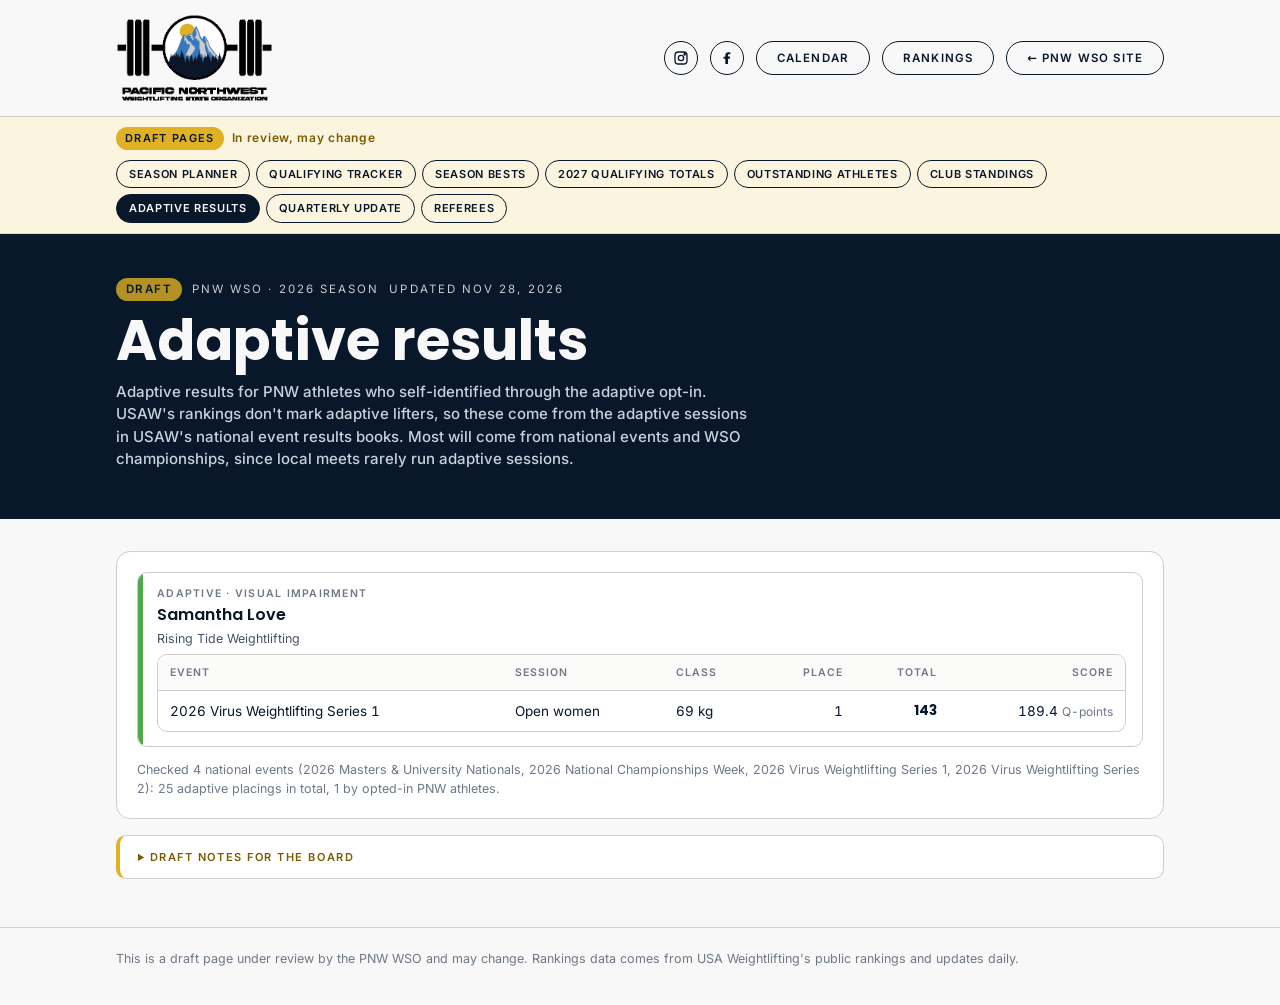
<file: adaptive-results.html>
<!DOCTYPE html>
<html lang="en">
<head>
<meta charset="UTF-8">
<meta name="viewport" content="width=device-width, initial-scale=1.0">
<title>PNW WSO Adaptive results (draft)</title>
<meta name="description" content="Adaptive results for PNW WSO athletes who self-identified through the adaptive opt-in.">
<meta name="robots" content="noindex">
<link rel="icon" type="image/png" sizes="64x64" href="assets/pnw-wso-mark-64.png">
<link rel="apple-touch-icon" href="assets/pnw-wso-mark-180.png">
<link rel="preload" href="assets/fonts/inter-latin-400-normal.woff2" as="font" type="font/woff2" crossorigin>
<link rel="preload" href="assets/fonts/poppins-latin-700-normal.woff2" as="font" type="font/woff2" crossorigin>
<link rel="stylesheet" href="assets/fonts/fonts.css">
<link rel="stylesheet" href="assets/new-pages.css?v=20261118c">
</head>
<body>

<div class="topbar">
  <div class="wrap topbar-inner">
    <a class="brand" href="https://www.pnwwsoweightlifting.com/" aria-label="Pacific Northwest Weightlifting State Organization — main site">
      <img class="brand-logo" src="assets/pnw-wso-logo.png" width="413" height="232" alt="Pacific Northwest Weightlifting State Organization">
    </a>
    <div class="topbar-right">
      <a class="icon-link" href="https://www.instagram.com/pnw_wso_weightlifting/" target="_blank" rel="noopener" aria-label="Instagram">
        <svg viewBox="0 0 24 24" fill="none" stroke="currentColor" stroke-width="2"><rect x="3" y="3" width="18" height="18" rx="5"/><circle cx="12" cy="12" r="4"/><circle cx="17.5" cy="6.5" r="1"/></svg>
      </a>
      <a class="icon-link" href="https://www.facebook.com/pnwwsoweightlifting" target="_blank" rel="noopener" aria-label="Facebook">
        <svg viewBox="0 0 24 24" fill="currentColor"><path d="M13.5 21v-8h2.7l.4-3.1h-3.1V8c0-.9.25-1.5 1.55-1.5H17V3.7C16.6 3.65 15.4 3.5 14 3.5c-2.8 0-4.5 1.7-4.5 4.8V10H6.8v3.1h2.7v8z"/></svg>
      </a>
      <a class="pill-btn dark" href="index.html">Calendar</a>
      <a class="pill-btn dark" href="rankings.html">Rankings</a>
      <a class="pill-btn dark" href="https://www.pnwwsoweightlifting.com/">← PNW WSO site</a>
    </div>
  </div>
</div>

<div class="hero"><div class="wrap">
  <div class="eyebrow"><span class="tag">Draft</span><span>PNW WSO · <span class="sbSeason">2026</span> season</span><span id="pgUpdated"></span></div>
  <h1>Adaptive results</h1>
  <p class="sub">Adaptive results for PNW athletes who self-identified through the adaptive opt-in. USAW's rankings don't mark adaptive lifters, so these come from the adaptive sessions in USAW's national event results books. Most will come from national events and WSO championships, since local meets rarely run adaptive sessions.</p>
</div></div>

<main>
<section class="feat" id="adaptive" data-needs="new-pages"><div class="wrap">
  <div class="grid">
    <div class="panel" style="display:grid;gap:14px">
      <div id="adpList"></div>
      <p class="note" style="margin:0" id="adpNote"></p>
    </div>
    <details class="review"><summary>Draft notes for the board</summary><dl>
      <dt>Data</dt><dd>Adaptive sessions (labeled ADP or ADAP) in the results books USAW posts to its Google Drive results folders, matched to the PNW adaptive opt-in list. Only opted-in athletes appear, with their category shown only if they chose to share it. Results are added when USAW posts new national results; checking the folders automatically is planned.</dd>
      <dt>Limit</dt><dd>The books don't show missed attempts or adaptive categories, so totals and placings are shown. WSO championship books are included when the host posts them to USAW's folders.</dd>
      <dt>Status</dt><dd>No open decisions.</dd>
    </dl></details>
  </div>
</div></section>
</main>

<footer><div class="wrap">This is a draft page under review by the PNW WSO and may change. Rankings data comes from USA Weightlifting's public rankings and updates daily.</div></footer>
<script src="assets/draft-bar.js?v=20261118c"></script>
<script src="assets/new-pages.js?v=20261118c"></script>
</body>
</html>
</file>
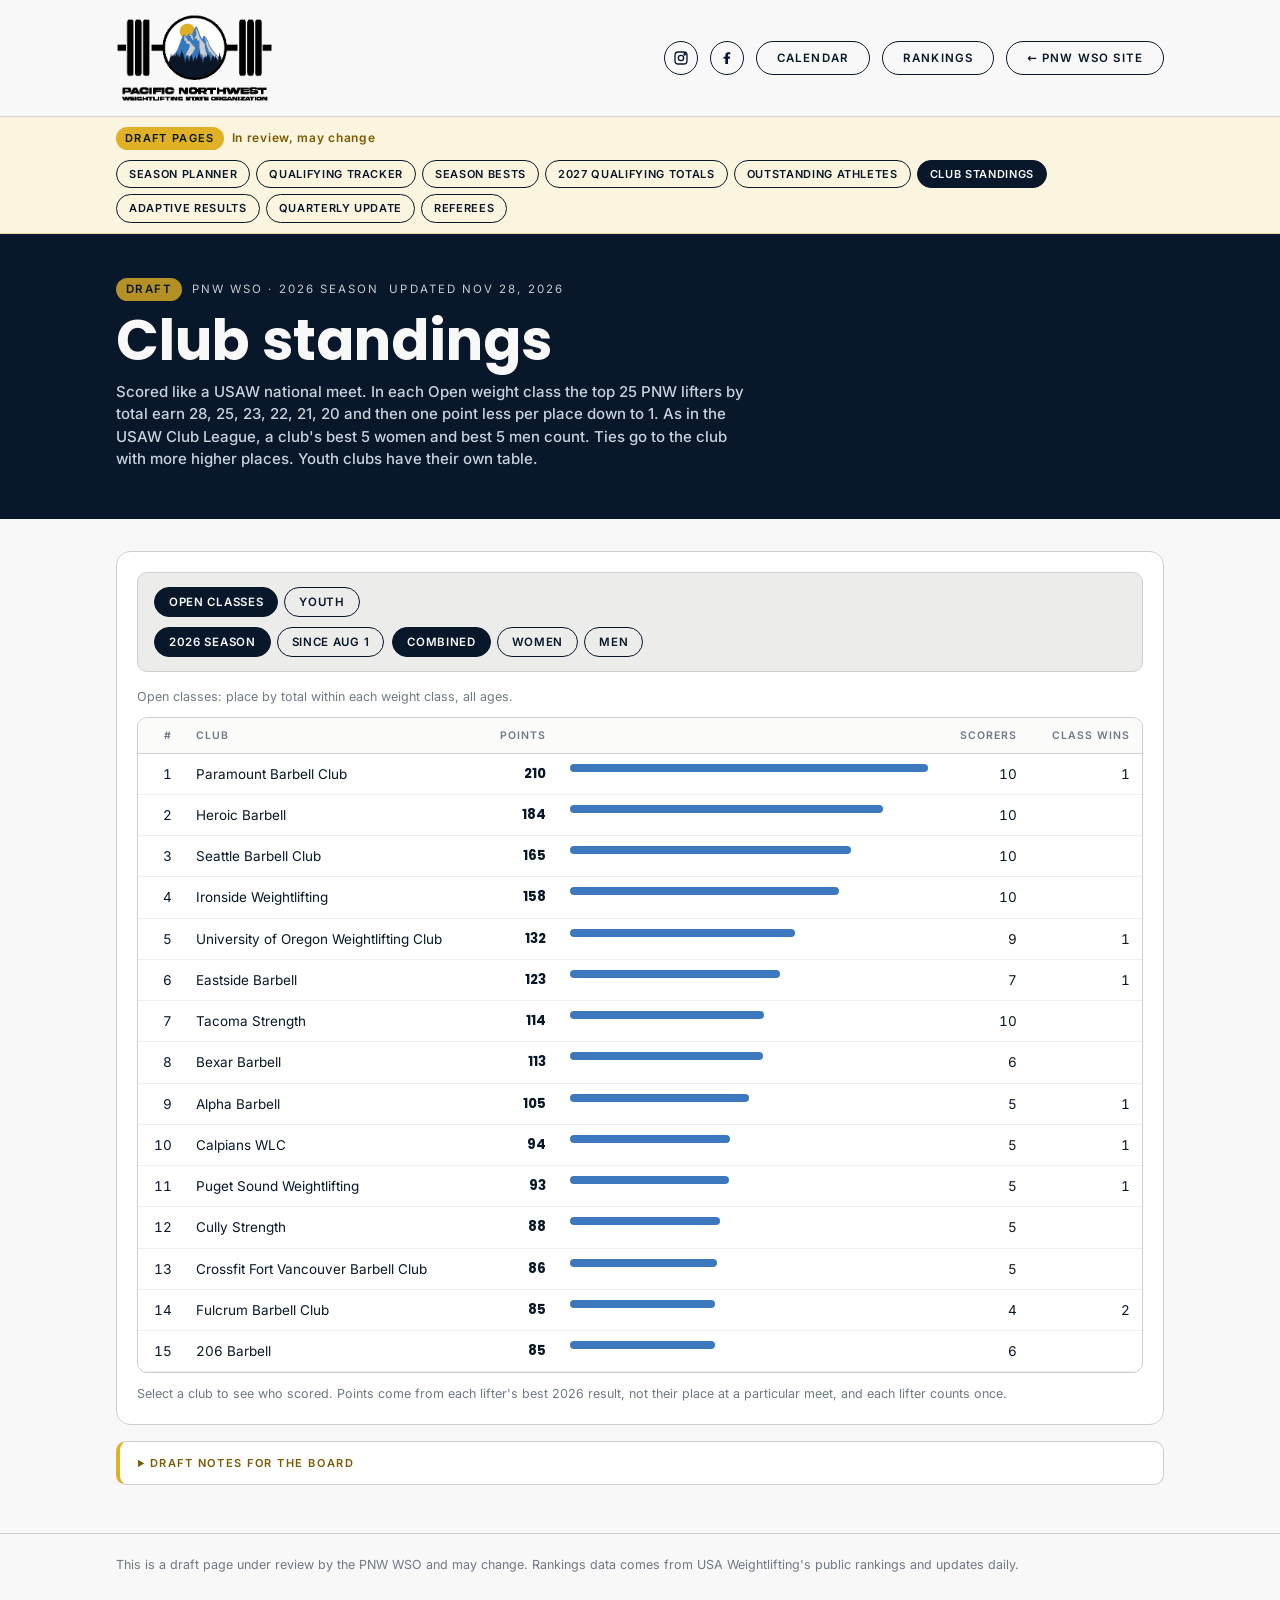
<file: club-standings.html>
<!DOCTYPE html>
<html lang="en">
<head>
<meta charset="UTF-8">
<meta name="viewport" content="width=device-width, initial-scale=1.0">
<title>PNW WSO Club standings (draft)</title>
<meta name="description" content="PNW WSO club standings scored like a USA Weightlifting national meet, with a separate youth table.">
<meta name="robots" content="noindex">
<link rel="icon" type="image/png" sizes="64x64" href="assets/pnw-wso-mark-64.png">
<link rel="apple-touch-icon" href="assets/pnw-wso-mark-180.png">
<link rel="preload" href="assets/fonts/inter-latin-400-normal.woff2" as="font" type="font/woff2" crossorigin>
<link rel="preload" href="assets/fonts/poppins-latin-700-normal.woff2" as="font" type="font/woff2" crossorigin>
<link rel="stylesheet" href="assets/fonts/fonts.css">
<link rel="stylesheet" href="assets/new-pages.css?v=20261118c">
</head>
<body>

<div class="topbar">
  <div class="wrap topbar-inner">
    <a class="brand" href="https://www.pnwwsoweightlifting.com/" aria-label="Pacific Northwest Weightlifting State Organization — main site">
      <img class="brand-logo" src="assets/pnw-wso-logo.png" width="413" height="232" alt="Pacific Northwest Weightlifting State Organization">
    </a>
    <div class="topbar-right">
      <a class="icon-link" href="https://www.instagram.com/pnw_wso_weightlifting/" target="_blank" rel="noopener" aria-label="Instagram">
        <svg viewBox="0 0 24 24" fill="none" stroke="currentColor" stroke-width="2"><rect x="3" y="3" width="18" height="18" rx="5"/><circle cx="12" cy="12" r="4"/><circle cx="17.5" cy="6.5" r="1"/></svg>
      </a>
      <a class="icon-link" href="https://www.facebook.com/pnwwsoweightlifting" target="_blank" rel="noopener" aria-label="Facebook">
        <svg viewBox="0 0 24 24" fill="currentColor"><path d="M13.5 21v-8h2.7l.4-3.1h-3.1V8c0-.9.25-1.5 1.55-1.5H17V3.7C16.6 3.65 15.4 3.5 14 3.5c-2.8 0-4.5 1.7-4.5 4.8V10H6.8v3.1h2.7v8z"/></svg>
      </a>
      <a class="pill-btn dark" href="index.html">Calendar</a>
      <a class="pill-btn dark" href="rankings.html">Rankings</a>
      <a class="pill-btn dark" href="https://www.pnwwsoweightlifting.com/">← PNW WSO site</a>
    </div>
  </div>
</div>

<div class="hero"><div class="wrap">
  <div class="eyebrow"><span class="tag">Draft</span><span>PNW WSO · <span class="sbSeason">2026</span> season</span><span id="pgUpdated"></span></div>
  <h1>Club standings</h1>
  <p class="sub">Scored like a USAW national meet. In each Open weight class the top 25 PNW lifters by total earn 28, 25, 23, 22, 21, 20 and then one point less per place down to 1. As in the USAW Club League, a club's best 5 women and best 5 men count. Ties go to the club with more higher places. Youth clubs have their own table.</p>
</div></div>

<main>
<section class="feat" id="clubs" data-needs="new-pages"><div class="wrap">
  <div class="grid">
    <div class="panel">
      <div class="filters">
        <div class="tabs" role="group" aria-label="Standings" id="tmSet"><button type="button" data-k="open" aria-pressed="true">Open classes</button><button type="button" data-k="youth" aria-pressed="false">Youth</button></div>
        <div class="row" style="gap:8px">
          <div class="tabs" role="group" aria-label="Period" id="tmScope" style="margin:0"><button type="button" data-k="season" aria-pressed="true"><span class="sbSeason"></span> season</button><button type="button" data-k="since" aria-pressed="false">Since Aug 1</button></div>
          <div class="tabs" role="group" aria-label="Division" id="tmDiv" style="margin:0"><button type="button" data-k="A" aria-pressed="true">Combined</button><button type="button" data-k="W" aria-pressed="false">Women</button><button type="button" data-k="M" aria-pressed="false">Men</button></div>
        </div>
      </div>
      <p class="note" id="tmHow" style="margin:0 0 10px"></p>
      <div class="tscroll"><table><thead><tr><th class="num">#</th><th>Club</th><th class="num">Points</th><th class="barcell"></th><th class="num">Scorers</th><th class="num" id="tmFirstCol">Class wins</th></tr></thead><tbody id="clubBody"></tbody></table></div>
      <p class="note">Select a club to see who scored. Points come from each lifter's best <span class="sbSeason"></span> result, not their place at a particular meet, and each lifter counts once.</p>
    </div>
    <details class="review"><summary>Draft notes for the board</summary><dl>
      <dt>Data</dt><dd>Same rankings feed; club names come from Sport80 as entered.</dd>
      <dt>Decided</dt><dd><ul><li>Scored on the total only. Records for each lift are kept separately.</li><li>Youth has its own table, ranked by Q-Youth because most youth classes have only a lifter or two. Youth scoring doesn't change the Open standings.</li><li>Clubs with similar names stay separate.</li><li>Youth lifters who rank in an Open class keep scoring in the Open table by total, as at a national meet.</li></ul></dd>
      <dt>Status</dt><dd>No open decisions.</dd>
    </dl></details>
  </div>
</div></section>
</main>

<footer><div class="wrap">This is a draft page under review by the PNW WSO and may change. Rankings data comes from USA Weightlifting's public rankings and updates daily.</div></footer>
<script src="assets/draft-bar.js?v=20261118c"></script>
<script src="assets/new-pages.js?v=20261118c"></script>
</body>
</html>
</file>
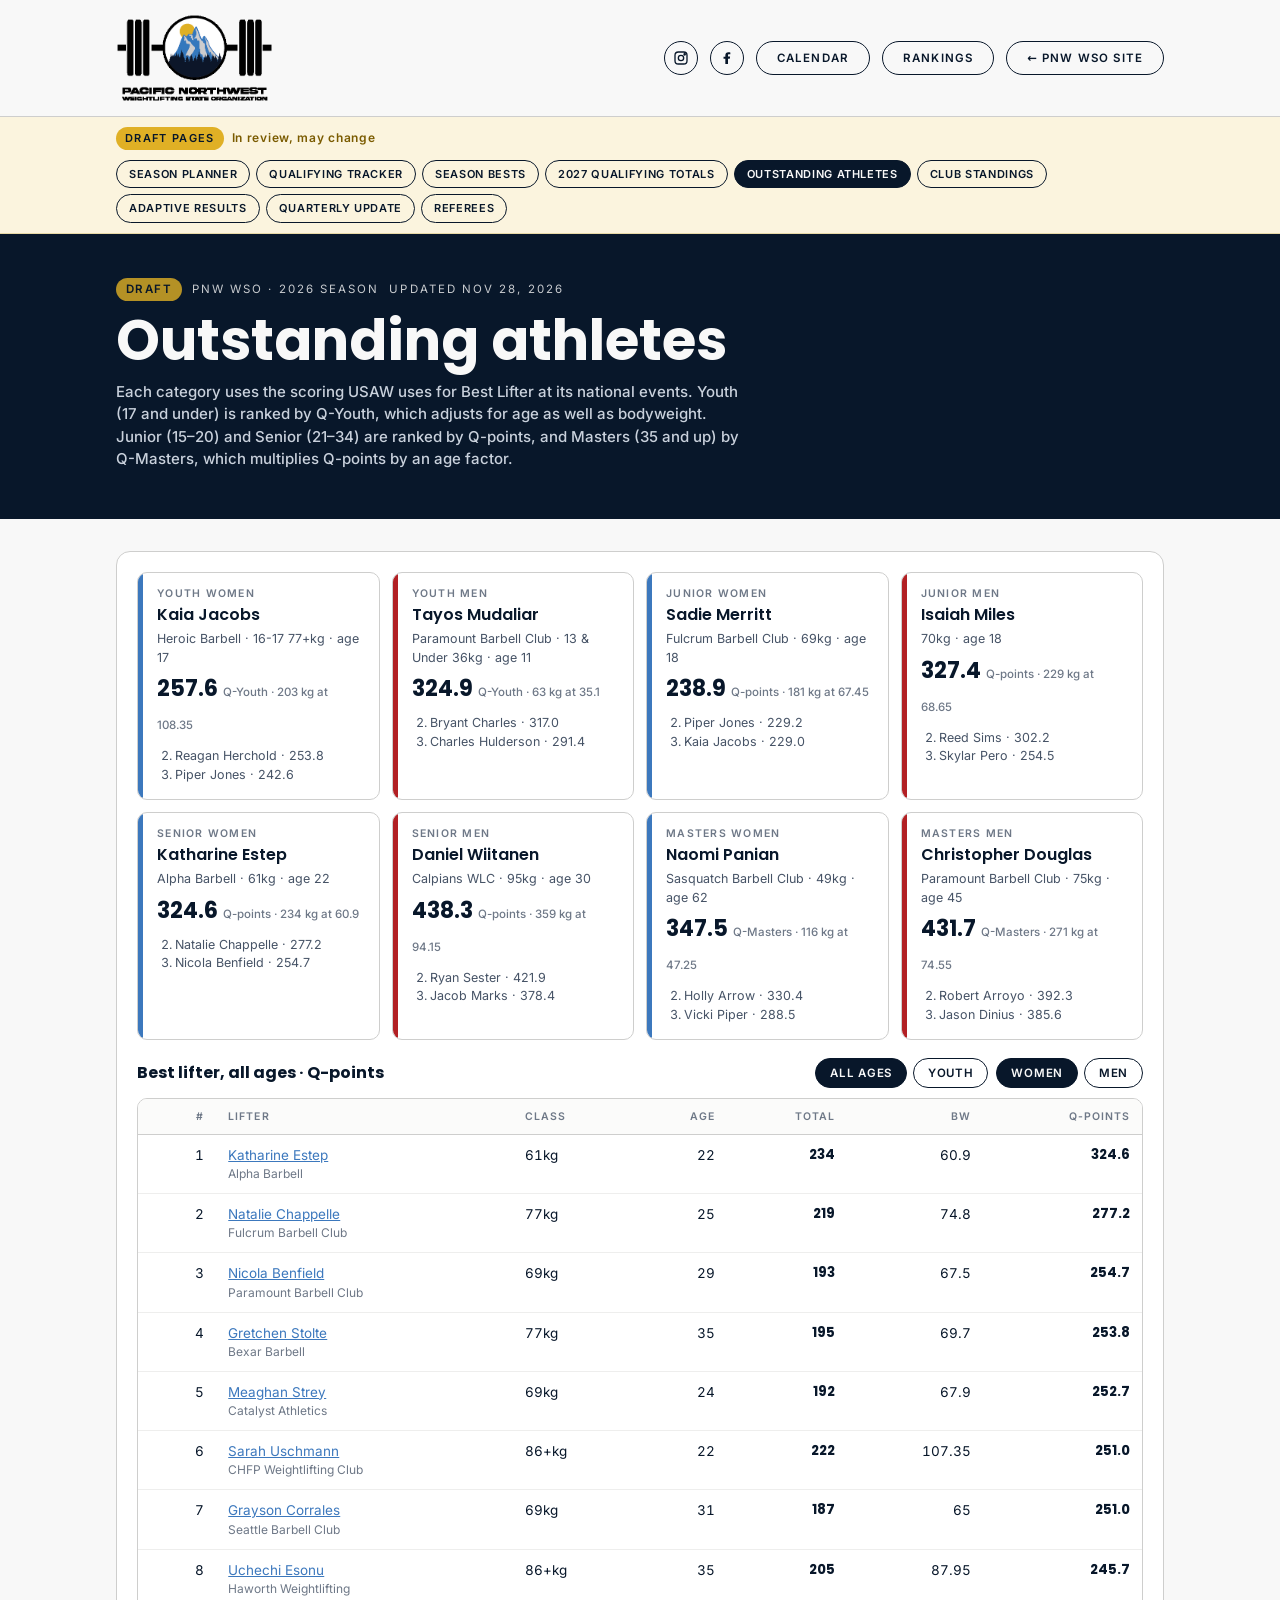
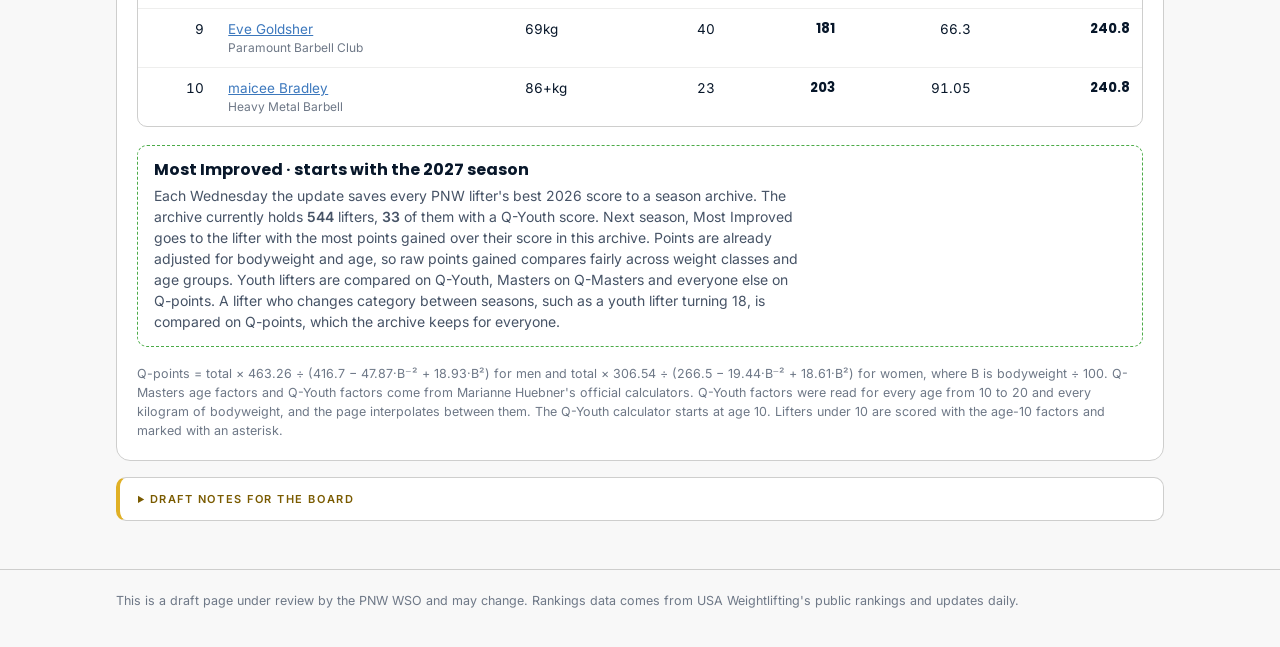
<file: outstanding-athletes.html>
<!DOCTYPE html>
<html lang="en">
<head>
<meta charset="UTF-8">
<meta name="viewport" content="width=device-width, initial-scale=1.0">
<title>PNW WSO Outstanding athletes (draft)</title>
<meta name="description" content="PNW WSO outstanding athletes by USAW Best Lifter scoring: Q-Youth, Q-points and Q-Masters.">
<meta name="robots" content="noindex">
<link rel="icon" type="image/png" sizes="64x64" href="assets/pnw-wso-mark-64.png">
<link rel="apple-touch-icon" href="assets/pnw-wso-mark-180.png">
<link rel="preload" href="assets/fonts/inter-latin-400-normal.woff2" as="font" type="font/woff2" crossorigin>
<link rel="preload" href="assets/fonts/poppins-latin-700-normal.woff2" as="font" type="font/woff2" crossorigin>
<link rel="stylesheet" href="assets/fonts/fonts.css">
<link rel="stylesheet" href="assets/new-pages.css?v=20261118c">
</head>
<body>

<div class="topbar">
  <div class="wrap topbar-inner">
    <a class="brand" href="https://www.pnwwsoweightlifting.com/" aria-label="Pacific Northwest Weightlifting State Organization — main site">
      <img class="brand-logo" src="assets/pnw-wso-logo.png" width="413" height="232" alt="Pacific Northwest Weightlifting State Organization">
    </a>
    <div class="topbar-right">
      <a class="icon-link" href="https://www.instagram.com/pnw_wso_weightlifting/" target="_blank" rel="noopener" aria-label="Instagram">
        <svg viewBox="0 0 24 24" fill="none" stroke="currentColor" stroke-width="2"><rect x="3" y="3" width="18" height="18" rx="5"/><circle cx="12" cy="12" r="4"/><circle cx="17.5" cy="6.5" r="1"/></svg>
      </a>
      <a class="icon-link" href="https://www.facebook.com/pnwwsoweightlifting" target="_blank" rel="noopener" aria-label="Facebook">
        <svg viewBox="0 0 24 24" fill="currentColor"><path d="M13.5 21v-8h2.7l.4-3.1h-3.1V8c0-.9.25-1.5 1.55-1.5H17V3.7C16.6 3.65 15.4 3.5 14 3.5c-2.8 0-4.5 1.7-4.5 4.8V10H6.8v3.1h2.7v8z"/></svg>
      </a>
      <a class="pill-btn dark" href="index.html">Calendar</a>
      <a class="pill-btn dark" href="rankings.html">Rankings</a>
      <a class="pill-btn dark" href="https://www.pnwwsoweightlifting.com/">← PNW WSO site</a>
    </div>
  </div>
</div>

<div class="hero"><div class="wrap">
  <div class="eyebrow"><span class="tag">Draft</span><span>PNW WSO · <span class="sbSeason">2026</span> season</span><span id="pgUpdated"></span></div>
  <h1>Outstanding athletes</h1>
  <p class="sub">Each category uses the scoring USAW uses for Best Lifter at its national events. Youth (17 and under) is ranked by Q-Youth, which adjusts for age as well as bodyweight. Junior (15–20) and Senior (21–34) are ranked by Q-points, and Masters (35 and up) by Q-Masters, which multiplies Q-points by an age factor.</p>
</div></div>

<main>
<section class="feat" id="awards" data-needs="new-pages"><div class="wrap">
  <div class="grid">
    <div class="panel" style="display:grid;gap:18px">
      <div class="awards" id="awCards"></div>
      <div>
        <div class="row" style="justify-content:space-between;margin-bottom:10px"><h3 style="font-size:16px" id="ovHead">Best lifter, all ages · Q-points</h3>
          <div class="row" style="gap:8px">
            <div class="tabs" role="group" aria-label="Scoring" id="ovSet" style="margin:0"><button type="button" data-k="open" aria-pressed="true">All ages</button><button type="button" data-k="youth" aria-pressed="false">Youth</button></div>
            <div class="tabs" role="group" aria-label="Gender" id="ovTabs" style="margin:0"><button type="button" data-k="W" aria-pressed="true">Women</button><button type="button" data-k="M" aria-pressed="false">Men</button></div>
          </div></div>
        <div class="tscroll"><table><thead><tr><th class="num">#</th><th>Lifter</th><th>Class</th><th class="num">Age</th><th class="num">Total</th><th class="num">BW</th><th class="num" id="ovScoreCol">Q-points</th></tr></thead><tbody id="ovBody"></tbody></table></div>
      </div>
      <div class="improved">
        <h3 style="font-size:16px">Most Improved · starts with the <span id="miNext"></span> season</h3>
        <p>Each Wednesday the update saves every PNW lifter's best <span id="miSeason"></span> score to a season archive. The archive currently holds <b id="miCount"></b> lifters, <b id="miQy"></b> of them with a Q-Youth score. Next season, Most Improved goes to the lifter with the most points gained over their score in this archive. Points are already adjusted for bodyweight and age, so raw points gained compares fairly across weight classes and age groups. Youth lifters are compared on Q-Youth, Masters on Q-Masters and everyone else on Q-points. A lifter who changes category between seasons, such as a youth lifter turning 18, is compared on Q-points, which the archive keeps for everyone.</p>
      </div>
      <p class="note" style="margin:0">Q-points = total × 463.26 ÷ (416.7 − 47.87·B⁻² + 18.93·B²) for men and total × 306.54 ÷ (266.5 − 19.44·B⁻² + 18.61·B²) for women, where B is bodyweight ÷ 100. Q-Masters age factors and Q-Youth factors come from Marianne Huebner's official calculators. Q-Youth factors were read for every age from 10 to 20 and every kilogram of bodyweight, and the page interpolates between them. The Q-Youth calculator starts at age 10. Lifters under 10 are scored with the age-10 factors and marked with an asterisk.</p>
    </div>
    <details class="review"><summary>Draft notes for the board</summary><dl>
      <dt>Data</dt><dd>Computed from <code>rankings.json</code> each Wednesday. Sport80 doesn't show Q-points or Q-Youth, so the page calculates them. Youth scores use the youth age-group results.</dd>
      <dt>Stored</dt><dd>A new file, <code>data/history/2026.json</code>, saved with each daily update. The last update of December becomes the final 2026 baseline.</dd>
      <dt>Decided</dt><dd><ul><li>Any PNW WSO member with a ranked result is eligible, however many meets they lift in.</li><li>Most Improved = raw points gained. A lifter who changes category between seasons is compared on Q-points.</li></ul></dd>
    </dl></details>
  </div>
</div></section>
</main>

<footer><div class="wrap">This is a draft page under review by the PNW WSO and may change. Rankings data comes from USA Weightlifting's public rankings and updates daily.</div></footer>
<script src="assets/draft-bar.js?v=20261118c"></script>
<script src="assets/new-pages.js?v=20261118c"></script>
</body>
</html>
</file>
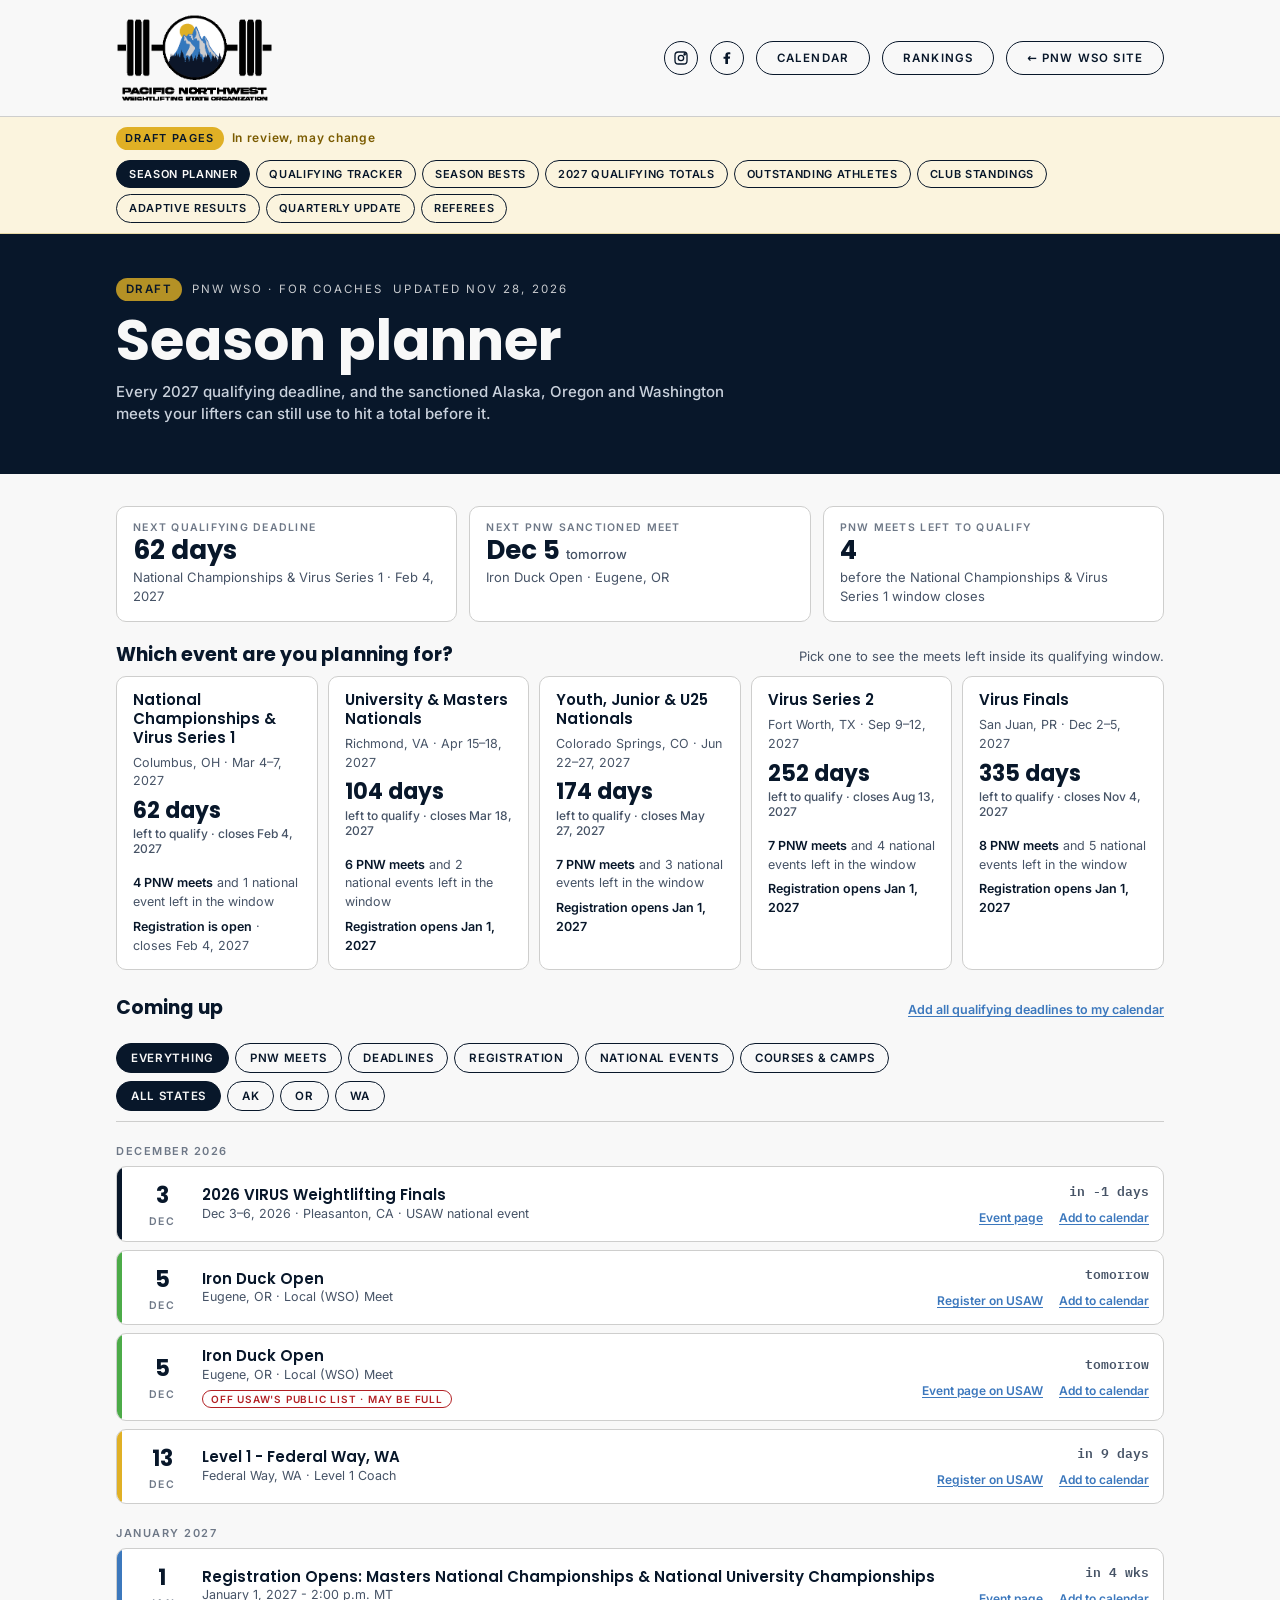
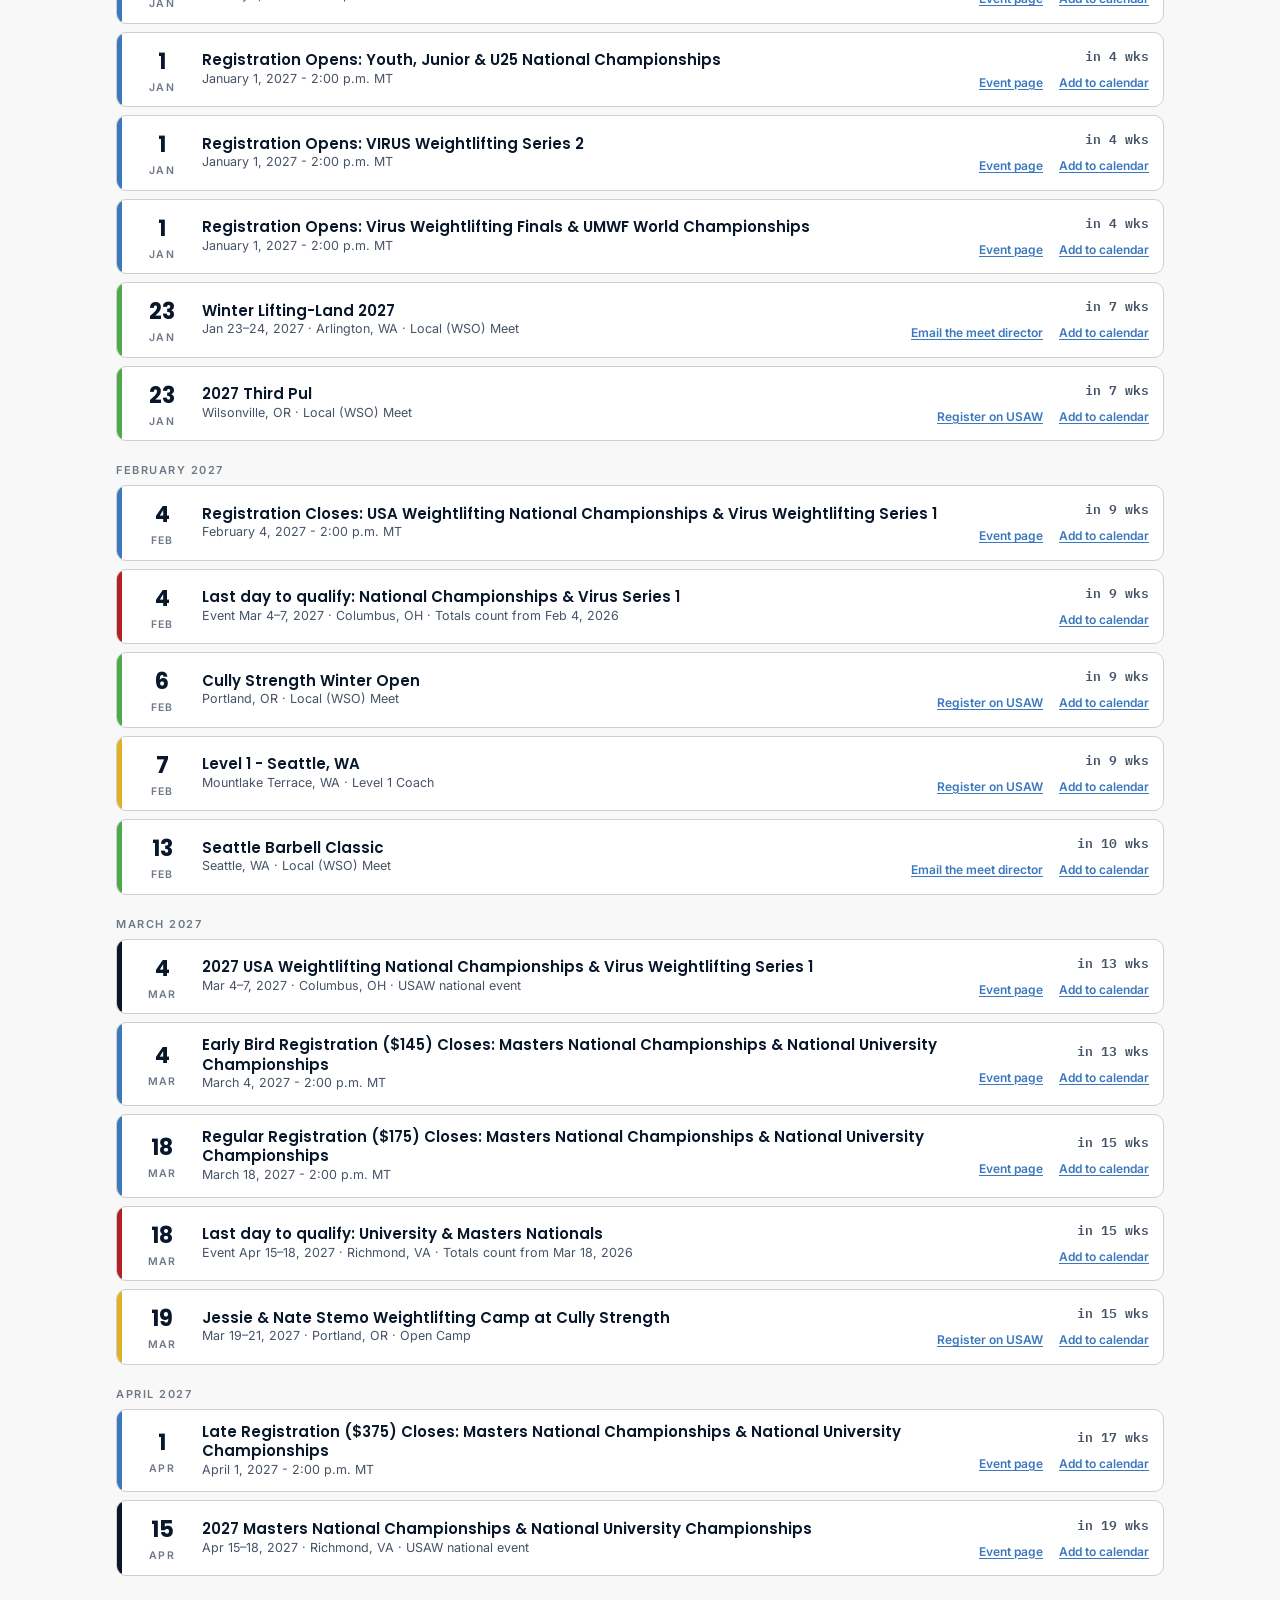
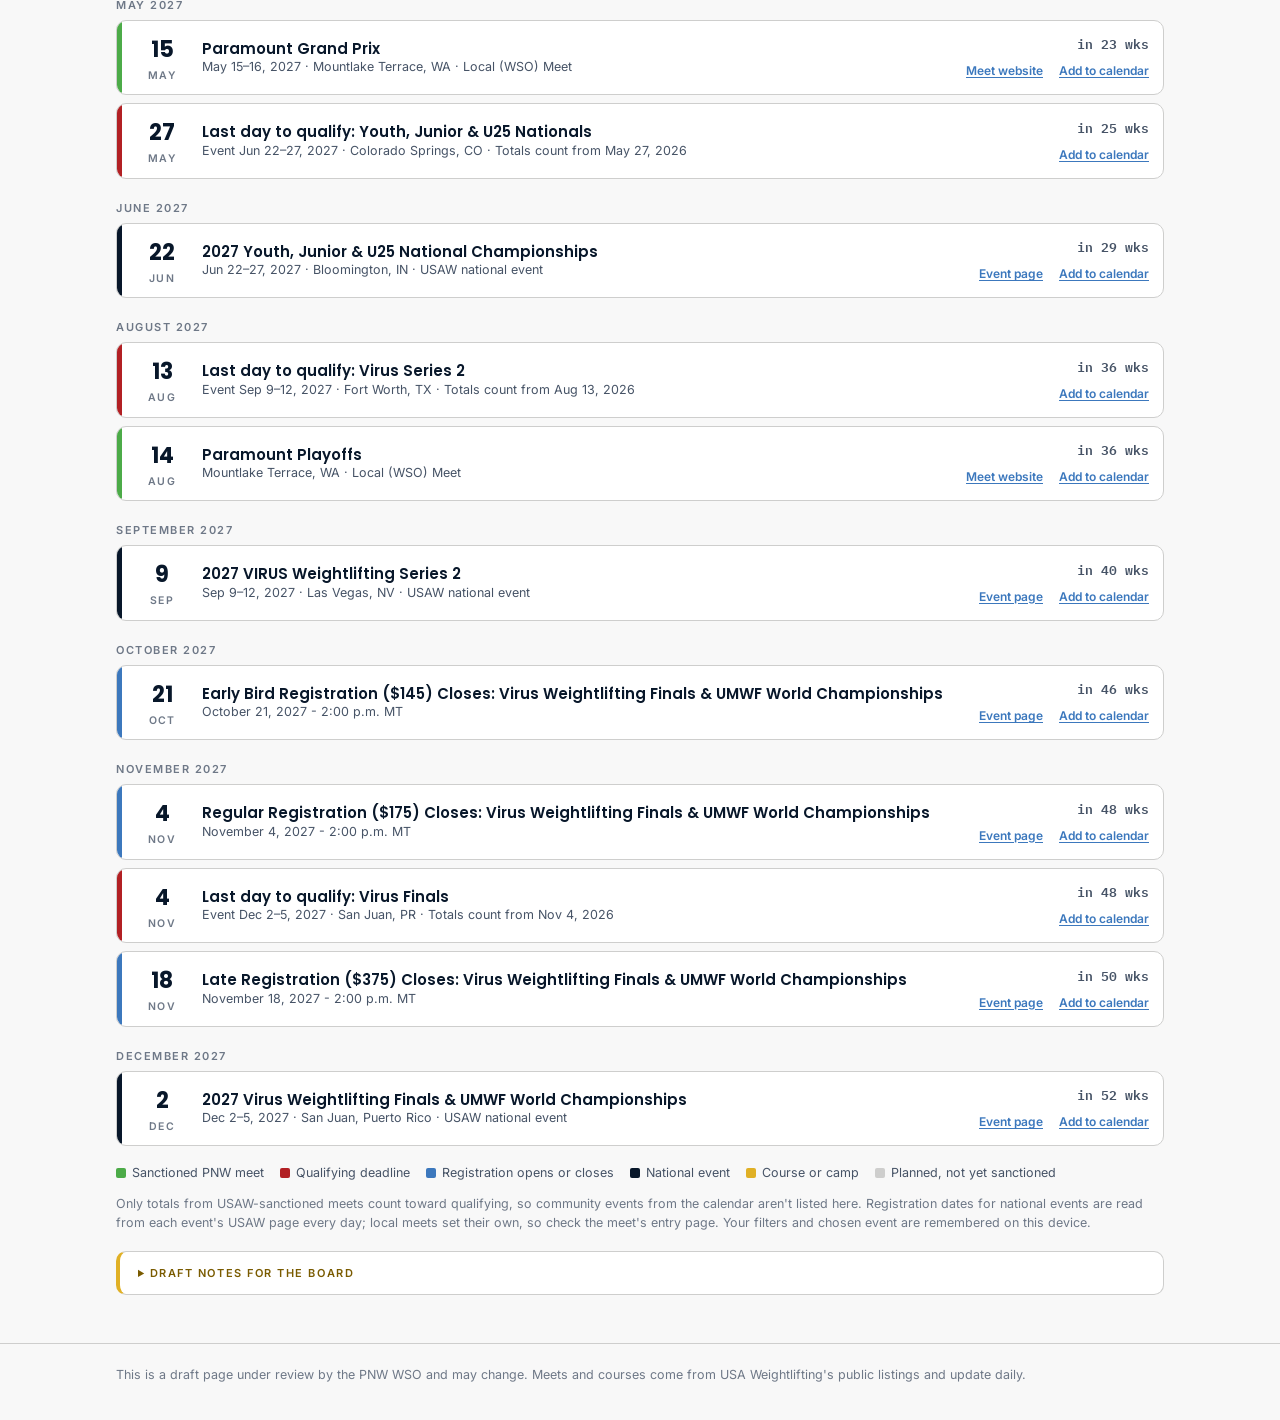
<file: planner.html>
<!DOCTYPE html>
<html lang="en">
<head>
<meta charset="UTF-8">
<meta name="viewport" content="width=device-width, initial-scale=1.0, viewport-fit=cover">
<title>PNW WSO season planner (draft)</title>
<meta name="description" content="For PNW coaches: 2027 USA Weightlifting qualifying deadlines, national event dates, and the sanctioned Alaska, Oregon and Washington meets left inside each qualifying window.">
<meta name="robots" content="noindex">
<link rel="icon" type="image/png" sizes="64x64" href="assets/pnw-wso-mark-64.png">
<link rel="apple-touch-icon" href="assets/pnw-wso-mark-180.png">
<link rel="preload" href="assets/fonts/inter-latin-400-normal.woff2" as="font" type="font/woff2" crossorigin>
<link rel="preload" href="assets/fonts/poppins-latin-700-normal.woff2" as="font" type="font/woff2" crossorigin>
<link rel="stylesheet" href="assets/fonts/fonts.css">
<link rel="stylesheet" href="assets/new-pages.css?v=20261118c">
</head>
<body>

<div class="topbar">
  <div class="wrap topbar-inner">
    <a class="brand" href="https://www.pnwwsoweightlifting.com/" aria-label="Pacific Northwest Weightlifting State Organization — main site">
      <img class="brand-logo" src="assets/pnw-wso-logo.png" width="413" height="232" alt="Pacific Northwest Weightlifting State Organization">
    </a>
    <div class="topbar-right">
      <a class="icon-link" href="https://www.instagram.com/pnw_wso_weightlifting/" target="_blank" rel="noopener" aria-label="Instagram">
        <svg viewBox="0 0 24 24" fill="none" stroke="currentColor" stroke-width="2"><rect x="3" y="3" width="18" height="18" rx="5"/><circle cx="12" cy="12" r="4"/><circle cx="17.5" cy="6.5" r="1"/></svg>
      </a>
      <a class="icon-link" href="https://www.facebook.com/pnwwsoweightlifting" target="_blank" rel="noopener" aria-label="Facebook">
        <svg viewBox="0 0 24 24" fill="currentColor"><path d="M13.5 21v-8h2.7l.4-3.1h-3.1V8c0-.9.25-1.5 1.55-1.5H17V3.7C16.6 3.65 15.4 3.5 14 3.5c-2.8 0-4.5 1.7-4.5 4.8V10H6.8v3.1h2.7v8z"/></svg>
      </a>
      <a class="pill-btn dark" href="index.html">Calendar</a>
      <a class="pill-btn dark" href="rankings.html">Rankings</a>
      <a class="pill-btn dark" href="https://www.pnwwsoweightlifting.com/">← PNW WSO site</a>
    </div>
  </div>
</div>

<div class="hero"><div class="wrap">
  <div class="eyebrow"><span class="tag">Draft</span><span>PNW WSO · for coaches</span><span id="pgUpdated"></span></div>
  <h1>Season planner</h1>
  <p class="sub">Every 2027 qualifying deadline, and the sanctioned Alaska, Oregon and Washington meets your lifters can still use to hit a total before it.</p>
</div></div>

<main>
<section class="feat" id="planner" data-needs="new-pages"><div class="wrap">
  <div class="stats" id="plStats"></div>

  <div class="sec-h"><h2>Which event are you planning for?</h2><p>Pick one to see the meets left inside its qualifying window.</p></div>
  <div class="targets" id="plTargets"></div>

  <div class="sec-h"><h2>Coming up</h2><button type="button" class="linkbtn" id="plIcsAll">Add all qualifying deadlines to my calendar</button></div>
  <div class="plan-bar">
    <div class="tabs scrollx" role="group" aria-label="Show" id="plType">
      <button type="button" data-k="all" aria-pressed="true">Everything</button>
      <button type="button" data-k="meet" aria-pressed="false">PNW meets</button>
      <button type="button" data-k="deadline" aria-pressed="false">Deadlines</button>
      <button type="button" data-k="reg" aria-pressed="false">Registration</button>
      <button type="button" data-k="national" aria-pressed="false">National events</button>
      <button type="button" data-k="course" aria-pressed="false">Courses &amp; camps</button>
    </div>
    <div class="tabs scrollx" role="group" aria-label="State" id="plState">
      <button type="button" data-k="all" aria-pressed="true">All states</button>
      <button type="button" data-k="AK" aria-pressed="false">AK</button>
      <button type="button" data-k="OR" aria-pressed="false">OR</button>
      <button type="button" data-k="WA" aria-pressed="false">WA</button>
    </div>
  </div>
  <div id="plFocus" aria-live="polite"></div>
  <div id="plAgenda"></div>
  <p class="legend"><span><i style="background:var(--brand-green)"></i>Sanctioned PNW meet</span><span><i style="background:var(--brand-red)"></i>Qualifying deadline</span><span><i style="background:var(--brand-blue)"></i>Registration opens or closes</span><span><i style="background:var(--brand-navy)"></i>National event</span><span><i style="background:var(--brand-gold)"></i>Course or camp</span><span><i style="background:var(--brand-grey)"></i>Planned, not yet sanctioned</span></p>
  <p class="note">Only totals from USAW-sanctioned meets count toward qualifying, so community events from the calendar aren't listed here. Registration dates for national events are read from each event's USAW page every day; local meets set their own, so check the meet's entry page. Your filters and chosen event are remembered on this device.</p>

  <details class="review" style="margin-top:18px"><summary>Draft notes for the board</summary><dl>
    <dt>Data</dt><dd>Nothing here is typed in by hand. Qualifying windows and event dates come from <code>data/qualifying-2027.json</code>, PNW meets, courses and camps from the daily Sport80 check, national events and their registration dates from USAW's pages, and planned sanctioned meets from the Add Your Event form.</dd>
    <dt>Registration</dt><dd>Opening and closing dates are read daily from the dated list on each national event's USAW page (<code>keyDates</code> in <code>data/usaw-national-events.json</code>). Events USAW hasn't given a page yet show “not posted yet”.</dd>
    <dt>Open question</dt><dd>Whether the last day of a window counts. The page treats the closing date as included.</dd>
  </dl></details>
</div></section>
</main>

<footer><div class="wrap">This is a draft page under review by the PNW WSO and may change. Meets and courses come from USA Weightlifting's public listings and update daily.</div></footer>
<script src="assets/draft-bar.js?v=20261118c"></script>
<script src="assets/new-pages.js?v=20261118c"></script>
</body>
</html>
</file>
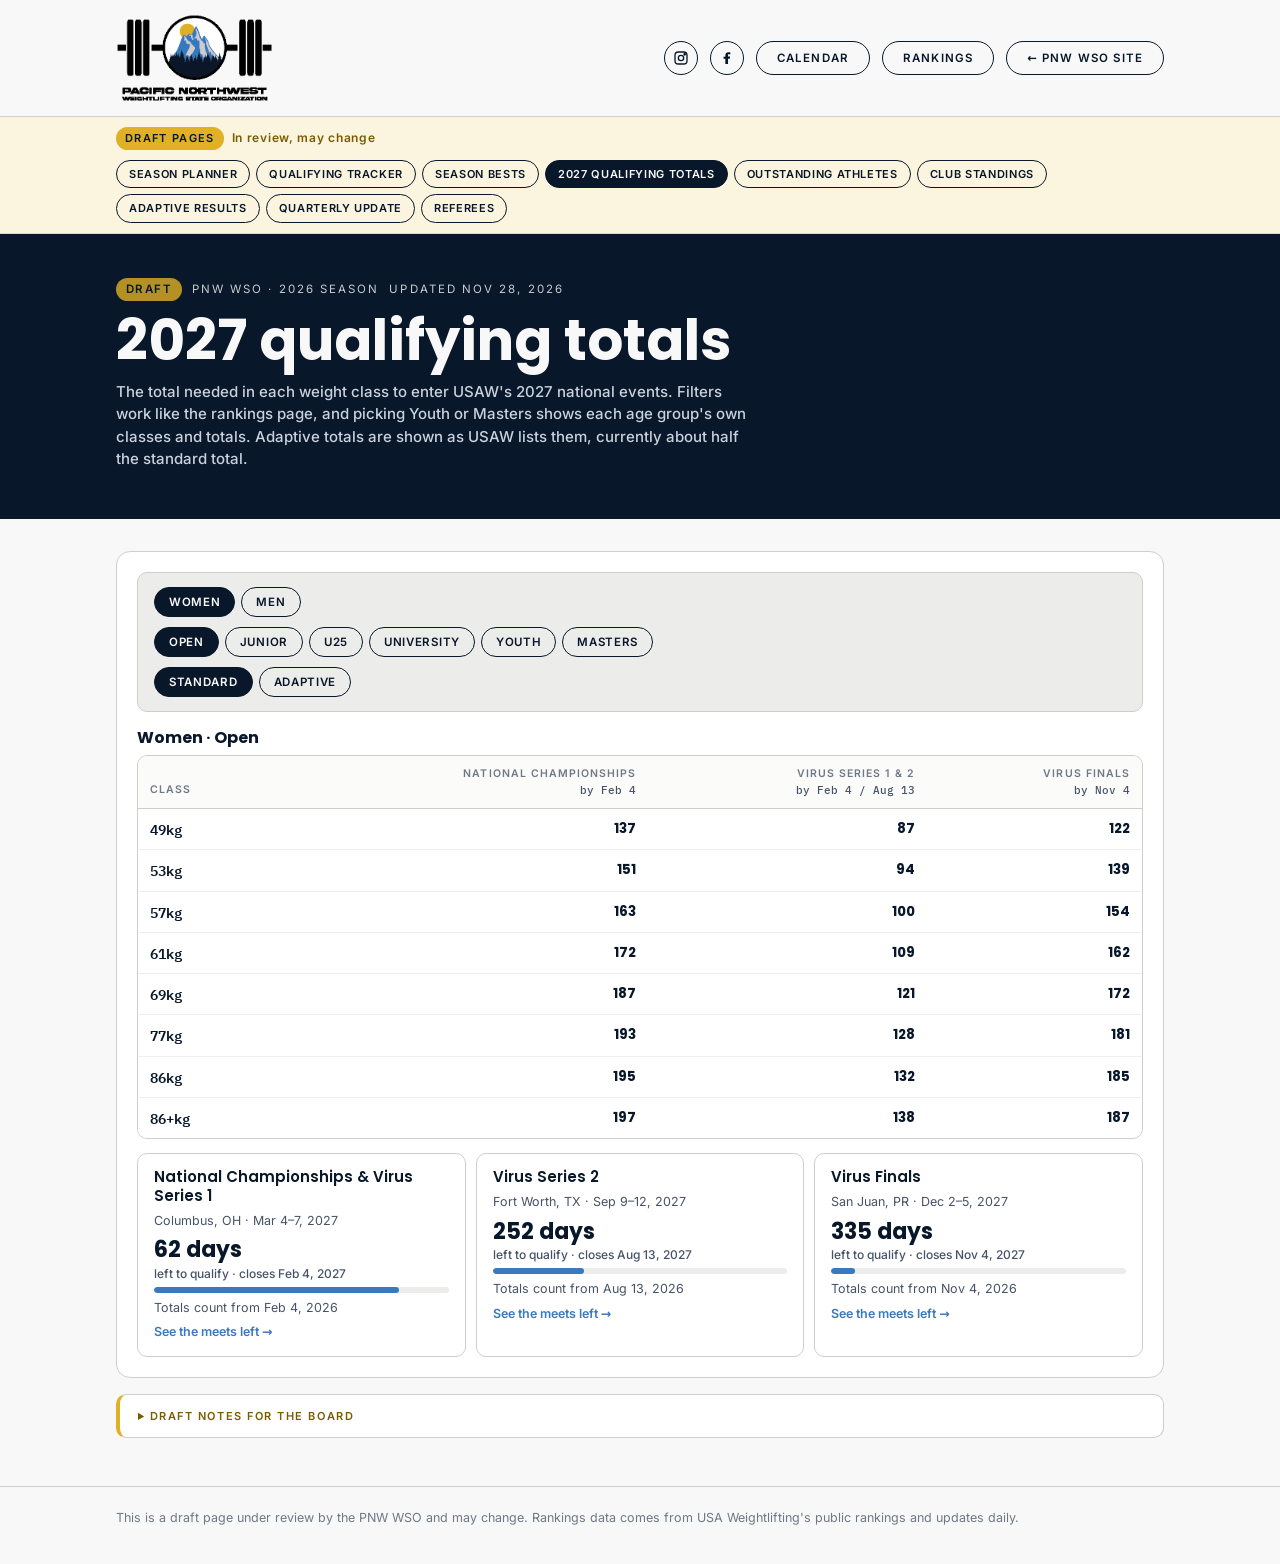
<file: qualifying-totals.html>
<!DOCTYPE html>
<html lang="en">
<head>
<meta charset="UTF-8">
<meta name="viewport" content="width=device-width, initial-scale=1.0">
<title>PNW WSO 2027 qualifying totals (draft)</title>
<meta name="description" content="USA Weightlifting's 2027 national event qualifying totals by age group and weight class, including adaptive totals.">
<meta name="robots" content="noindex">
<link rel="icon" type="image/png" sizes="64x64" href="assets/pnw-wso-mark-64.png">
<link rel="apple-touch-icon" href="assets/pnw-wso-mark-180.png">
<link rel="preload" href="assets/fonts/inter-latin-400-normal.woff2" as="font" type="font/woff2" crossorigin>
<link rel="preload" href="assets/fonts/poppins-latin-700-normal.woff2" as="font" type="font/woff2" crossorigin>
<link rel="stylesheet" href="assets/fonts/fonts.css">
<link rel="stylesheet" href="assets/new-pages.css?v=20261118c">
</head>
<body>

<div class="topbar">
  <div class="wrap topbar-inner">
    <a class="brand" href="https://www.pnwwsoweightlifting.com/" aria-label="Pacific Northwest Weightlifting State Organization — main site">
      <img class="brand-logo" src="assets/pnw-wso-logo.png" width="413" height="232" alt="Pacific Northwest Weightlifting State Organization">
    </a>
    <div class="topbar-right">
      <a class="icon-link" href="https://www.instagram.com/pnw_wso_weightlifting/" target="_blank" rel="noopener" aria-label="Instagram">
        <svg viewBox="0 0 24 24" fill="none" stroke="currentColor" stroke-width="2"><rect x="3" y="3" width="18" height="18" rx="5"/><circle cx="12" cy="12" r="4"/><circle cx="17.5" cy="6.5" r="1"/></svg>
      </a>
      <a class="icon-link" href="https://www.facebook.com/pnwwsoweightlifting" target="_blank" rel="noopener" aria-label="Facebook">
        <svg viewBox="0 0 24 24" fill="currentColor"><path d="M13.5 21v-8h2.7l.4-3.1h-3.1V8c0-.9.25-1.5 1.55-1.5H17V3.7C16.6 3.65 15.4 3.5 14 3.5c-2.8 0-4.5 1.7-4.5 4.8V10H6.8v3.1h2.7v8z"/></svg>
      </a>
      <a class="pill-btn dark" href="index.html">Calendar</a>
      <a class="pill-btn dark" href="rankings.html">Rankings</a>
      <a class="pill-btn dark" href="https://www.pnwwsoweightlifting.com/">← PNW WSO site</a>
    </div>
  </div>
</div>

<div class="hero"><div class="wrap">
  <div class="eyebrow"><span class="tag">Draft</span><span>PNW WSO · <span class="sbSeason">2026</span> season</span><span id="pgUpdated"></span></div>
  <h1>2027 qualifying totals</h1>
  <p class="sub">The total needed in each weight class to enter USAW's 2027 national events. Filters work like the rankings page, and picking Youth or Masters shows each age group's own classes and totals. Adaptive totals are shown as USAW lists them, currently about half the standard total.</p>
</div></div>

<main>
<section class="feat" id="qualifying" data-needs="new-pages"><div class="wrap">
  <div class="grid">
    <div class="panel">
      <div class="filters">
        <div class="tabs" role="group" aria-label="Gender" id="qtSex"><button type="button" data-k="W" aria-pressed="true">Women</button><button type="button" data-k="M" aria-pressed="false">Men</button></div>
        <div class="tabs" role="group" aria-label="Age group" id="qtAge"></div>
        <div class="tabs sub" role="group" aria-label="Age group detail" id="qtSub" hidden></div>
        <div class="tabs" role="group" aria-label="Athletes" id="qtAdp"><button type="button" data-k="0" aria-pressed="true">Standard</button><button type="button" data-k="1" aria-pressed="false">Adaptive</button></div>
      </div>
      <h3 class="sbHead" id="qtHead"></h3>
      <div class="tscroll"><table id="qtTable"></table></div>
      <div id="qtEvents" class="qt-events"></div>
    </div>
    <details class="review"><summary>Draft notes for the board</summary><dl>
      <dt>Data</dt><dd>USAW's 2027 Qualifying Totals PDF, valid after Jan 1, 2027: 925 totals across Nationals, Series, Finals, Junior, U25, University, Youth and Masters Nationals. Updated when USAW posts a new version.</dd>
      <dt>Limit</dt><dd>Qualifying periods differ by event. A total only counts if it was set inside that event's window.</dd>
      <dt>Status</dt><dd id="qtStatus">Waiting on the totals from USAW's PDF.</dd>
      <dt>Note</dt><dd>The table uses USAW's labels: youth groups 16–17, 14–15, 12–13 and 11 &amp; Under, and Series totals apply to both Series 1 and 2.</dd>
    </dl></details>
  </div>
</div></section>
</main>

<footer><div class="wrap">This is a draft page under review by the PNW WSO and may change. Rankings data comes from USA Weightlifting's public rankings and updates daily.</div></footer>
<script src="assets/draft-bar.js?v=20261118c"></script>
<script src="assets/new-pages.js?v=20261118c"></script>
</body>
</html>
</file>
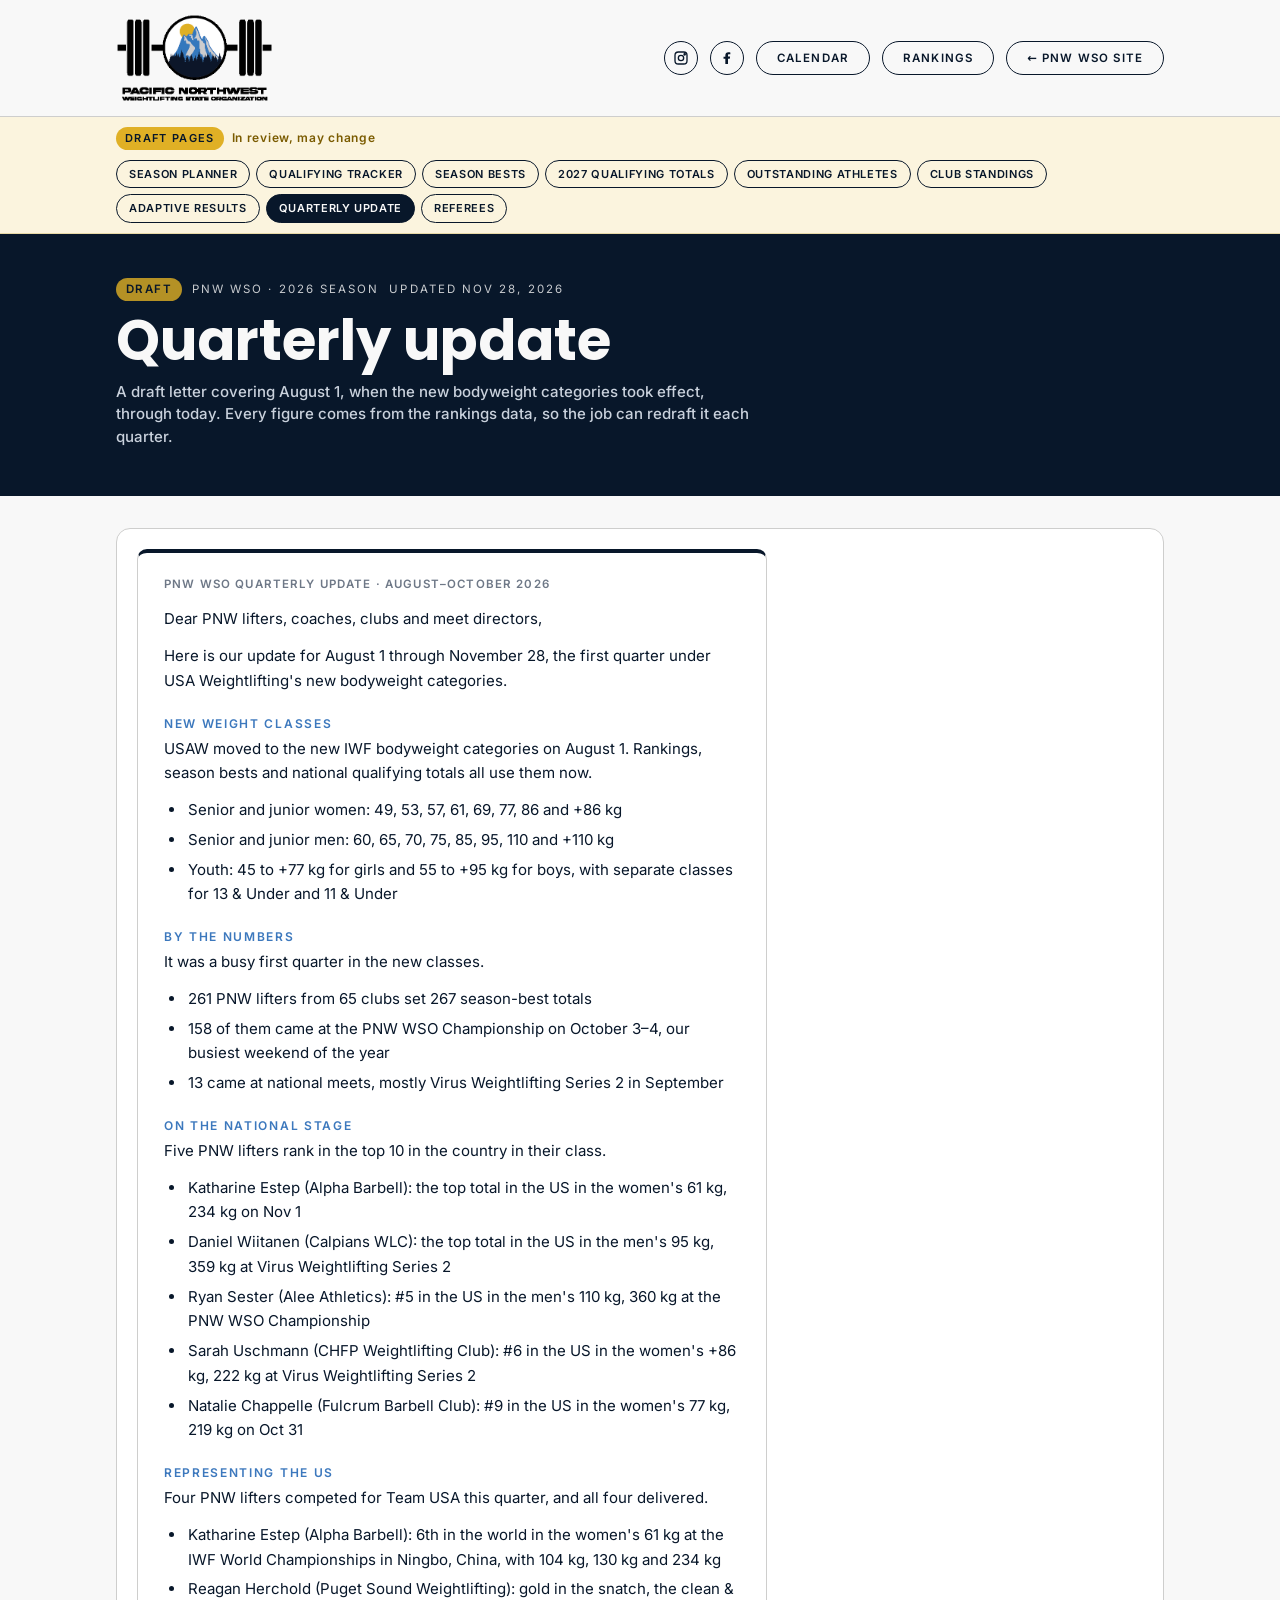
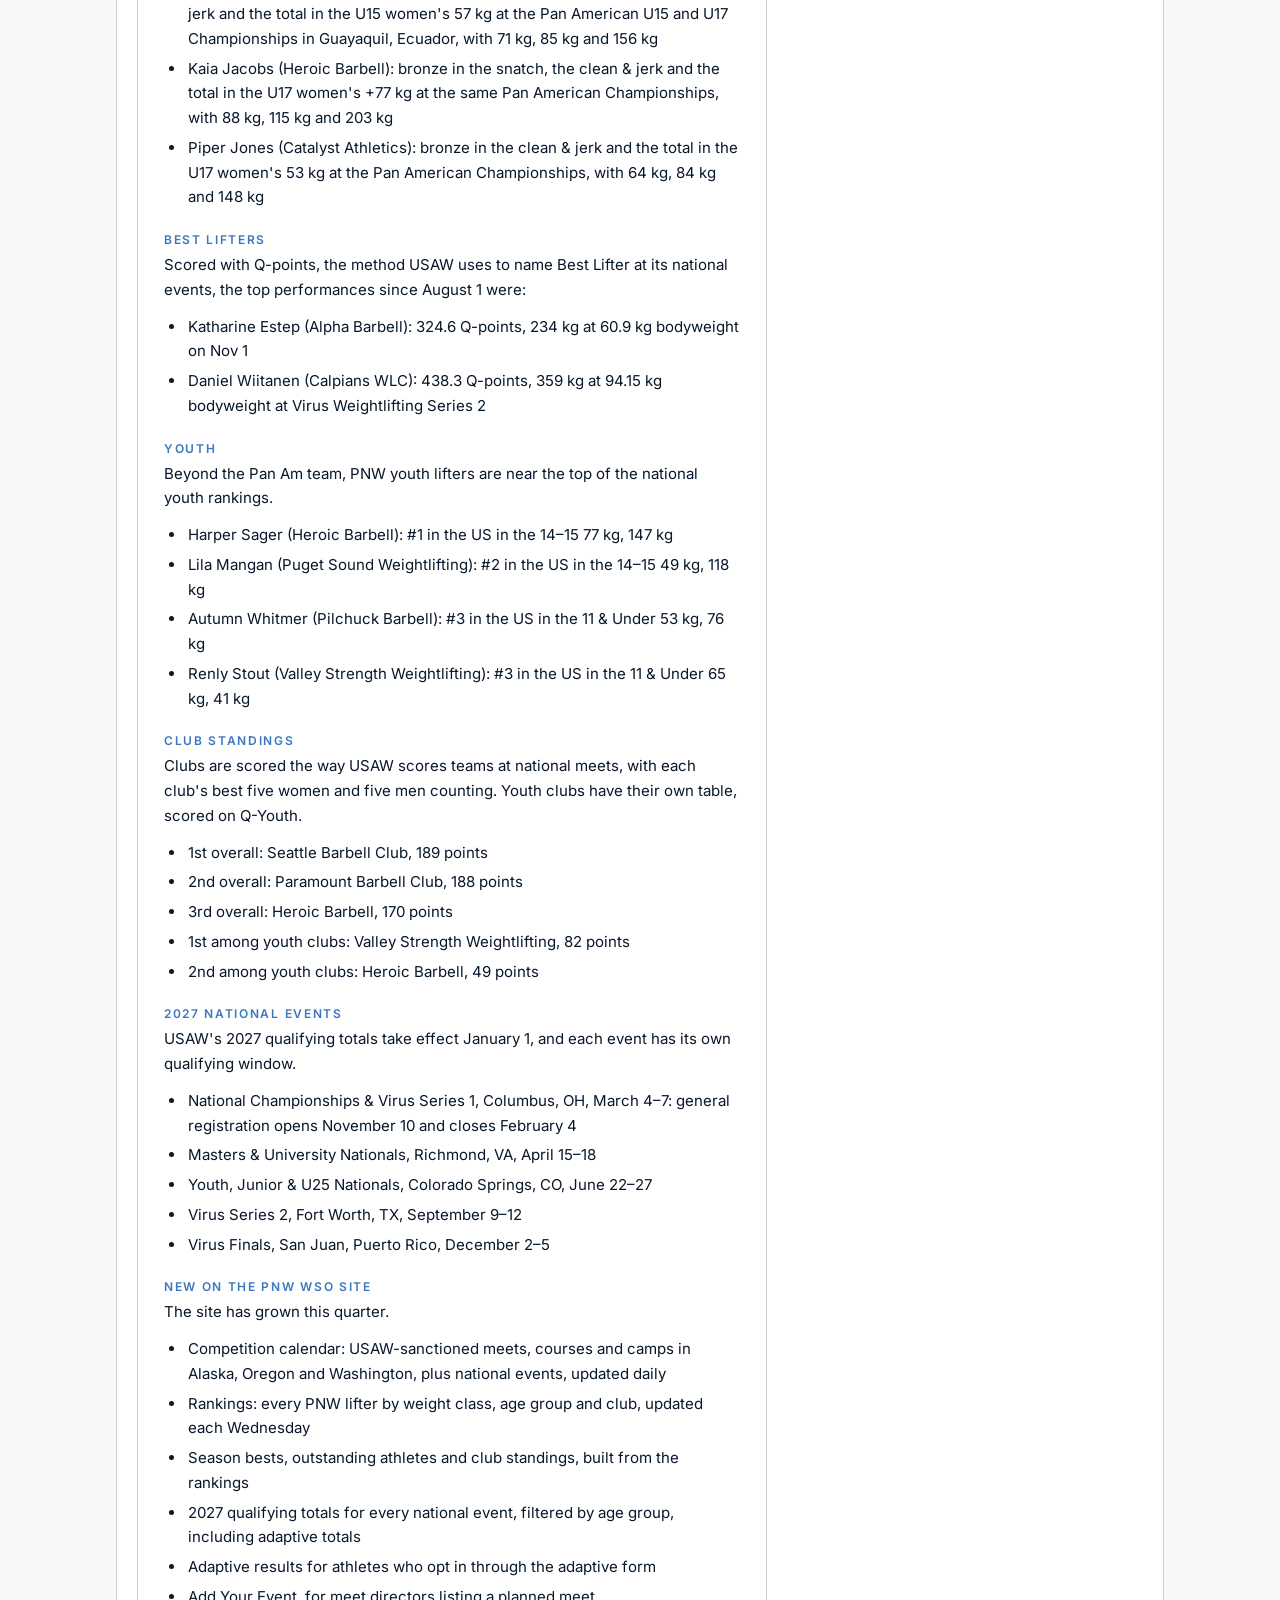
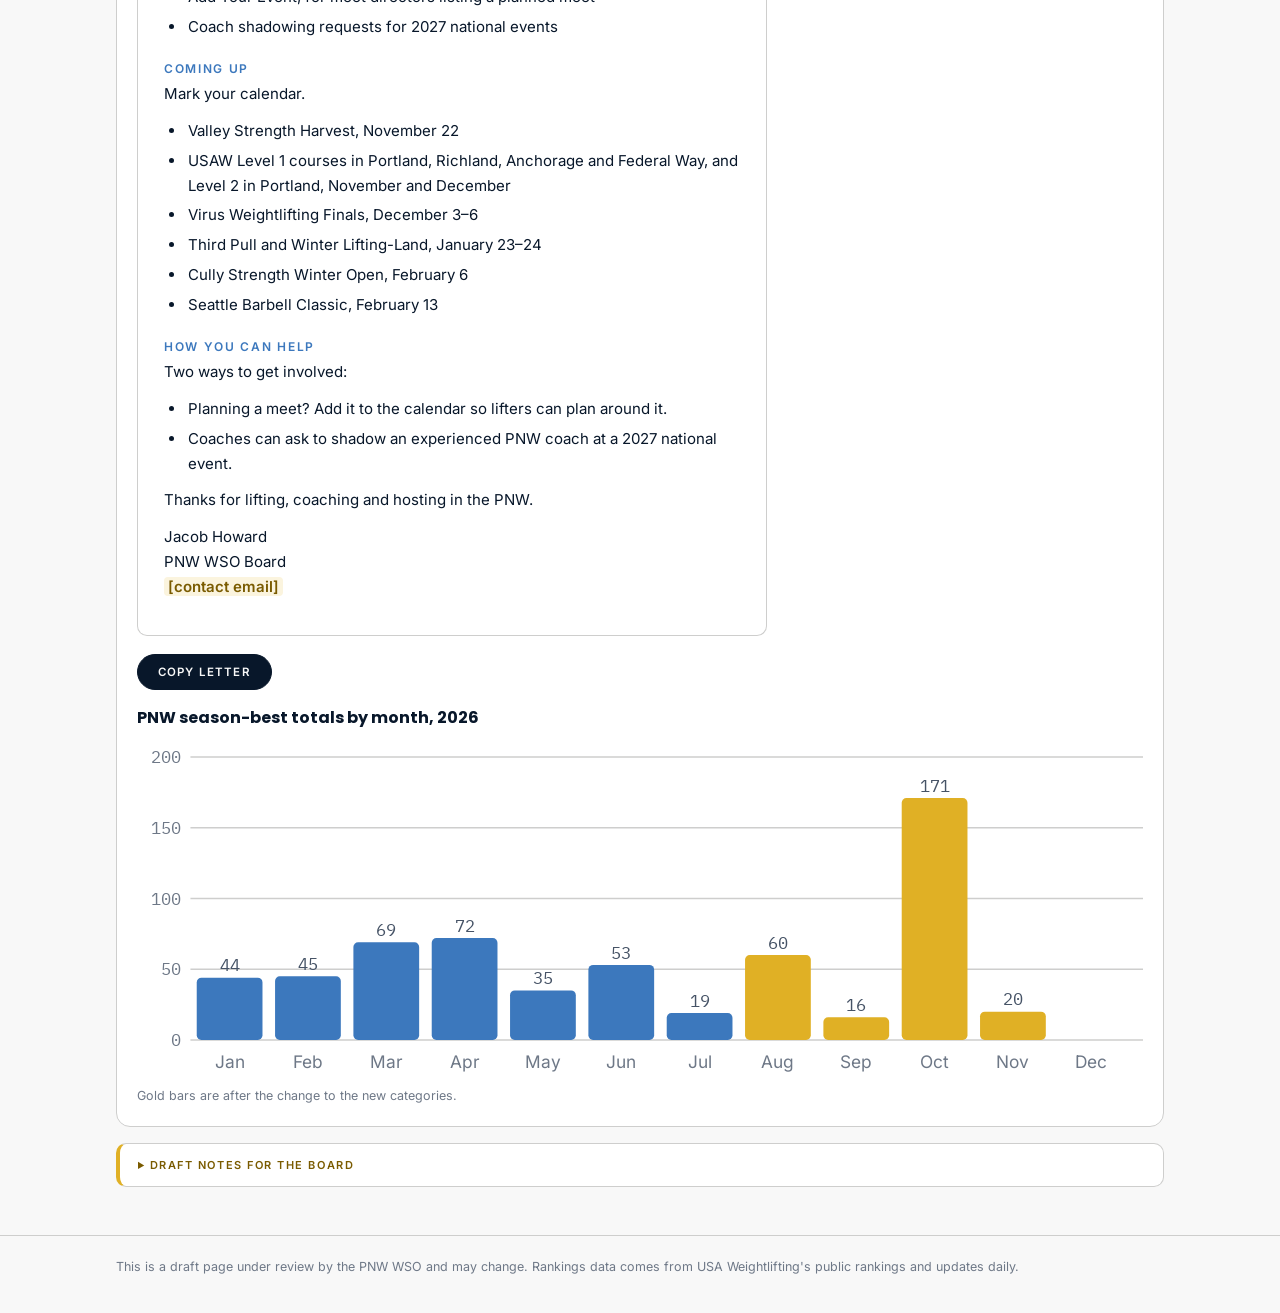
<file: quarterly-update.html>
<!DOCTYPE html>
<html lang="en">
<head>
<meta charset="UTF-8">
<meta name="viewport" content="width=device-width, initial-scale=1.0">
<title>PNW WSO Quarterly update (draft)</title>
<meta name="description" content="Draft PNW WSO quarterly update, August to October 2026.">
<meta name="robots" content="noindex">
<link rel="icon" type="image/png" sizes="64x64" href="assets/pnw-wso-mark-64.png">
<link rel="apple-touch-icon" href="assets/pnw-wso-mark-180.png">
<link rel="preload" href="assets/fonts/inter-latin-400-normal.woff2" as="font" type="font/woff2" crossorigin>
<link rel="preload" href="assets/fonts/poppins-latin-700-normal.woff2" as="font" type="font/woff2" crossorigin>
<link rel="stylesheet" href="assets/fonts/fonts.css">
<link rel="stylesheet" href="assets/new-pages.css?v=20261118c">
</head>
<body>

<div class="topbar">
  <div class="wrap topbar-inner">
    <a class="brand" href="https://www.pnwwsoweightlifting.com/" aria-label="Pacific Northwest Weightlifting State Organization — main site">
      <img class="brand-logo" src="assets/pnw-wso-logo.png" width="413" height="232" alt="Pacific Northwest Weightlifting State Organization">
    </a>
    <div class="topbar-right">
      <a class="icon-link" href="https://www.instagram.com/pnw_wso_weightlifting/" target="_blank" rel="noopener" aria-label="Instagram">
        <svg viewBox="0 0 24 24" fill="none" stroke="currentColor" stroke-width="2"><rect x="3" y="3" width="18" height="18" rx="5"/><circle cx="12" cy="12" r="4"/><circle cx="17.5" cy="6.5" r="1"/></svg>
      </a>
      <a class="icon-link" href="https://www.facebook.com/pnwwsoweightlifting" target="_blank" rel="noopener" aria-label="Facebook">
        <svg viewBox="0 0 24 24" fill="currentColor"><path d="M13.5 21v-8h2.7l.4-3.1h-3.1V8c0-.9.25-1.5 1.55-1.5H17V3.7C16.6 3.65 15.4 3.5 14 3.5c-2.8 0-4.5 1.7-4.5 4.8V10H6.8v3.1h2.7v8z"/></svg>
      </a>
      <a class="pill-btn dark" href="index.html">Calendar</a>
      <a class="pill-btn dark" href="rankings.html">Rankings</a>
      <a class="pill-btn dark" href="https://www.pnwwsoweightlifting.com/">← PNW WSO site</a>
    </div>
  </div>
</div>

<div class="hero"><div class="wrap">
  <div class="eyebrow"><span class="tag">Draft</span><span>PNW WSO · <span class="sbSeason">2026</span> season</span><span id="pgUpdated"></span></div>
  <h1>Quarterly update</h1>
  <p class="sub">A draft letter covering August 1, when the new bodyweight categories took effect, through today. Every figure comes from the rankings data, so the job can redraft it each quarter.</p>
</div></div>

<main>
<section class="feat" id="recap" data-needs="new-pages"><div class="wrap">
  <div class="grid">
    <div class="panel" style="display:grid;gap:18px">
      <article class="letter" id="letter"></article>
      <div class="row"><button class="btn" type="button" id="copyNl">Copy letter</button><span class="toast" id="copyMsg" aria-live="polite"></span></div>
      <div class="chart"><h3 style="font-size:16px;margin-bottom:8px">PNW season-best totals by month, 2026</h3><div id="monthChart"></div><p class="note" style="margin-top:6px">Gold bars are after the change to the new categories.</p></div>
    </div>
    <details class="review"><summary>Draft notes for the board</summary><dl>
      <dt>Data</dt><dd>Rankings feed plus the calendar's upcoming events. Meet names are matched by date to the calendar and to athletes' USAW results pages. International placings come from the Pan American Weightlifting Confederation results book and IWF results.</dd>
      <dt>Corrected</dt><dd>USAW's men's 95 kg national list shows a total above Daniel Wiitanen's that was entered in error, so the letter lists his 359 kg as the top total in the US.</dd>
      <dt>Limit</dt><dd>The feed keeps each lifter's best total of the season, so a strong lift that didn't beat an earlier 2026 total won't be counted.</dd>
      <dt>Decided</dt><dd><ul><li>Signed by Jacob Howard for the PNW WSO Board</li><li>Sent by email and posted on the site; final wording and the email draft to come from Jacob</li></ul></dd>
      <dt>Still needed</dt><dd><ul><li>Contact email</li></ul></dd>
    </dl></details>
  </div>
</div></section>
</main>

<footer><div class="wrap">This is a draft page under review by the PNW WSO and may change. Rankings data comes from USA Weightlifting's public rankings and updates daily.</div></footer>
<script src="assets/draft-bar.js?v=20261118c"></script>
<script src="assets/new-pages.js?v=20261118c"></script>
</body>
</html>
</file>
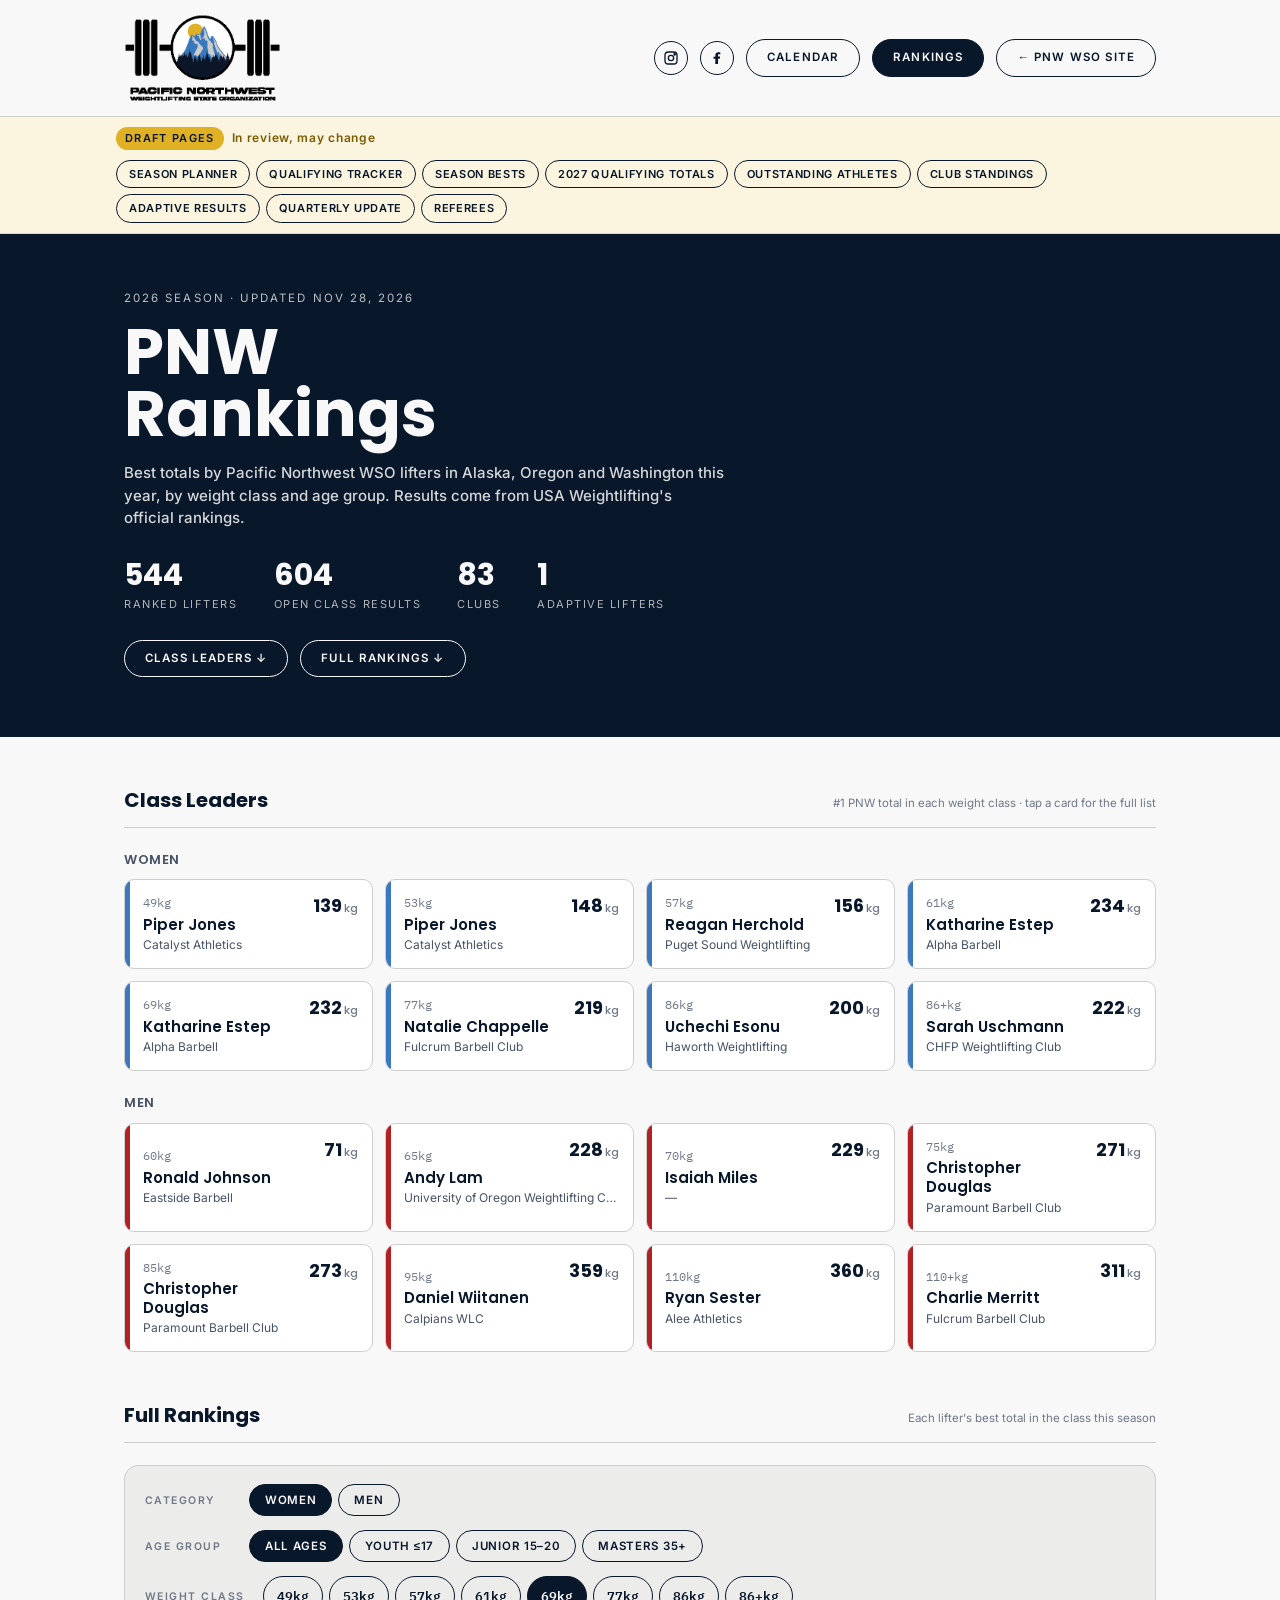
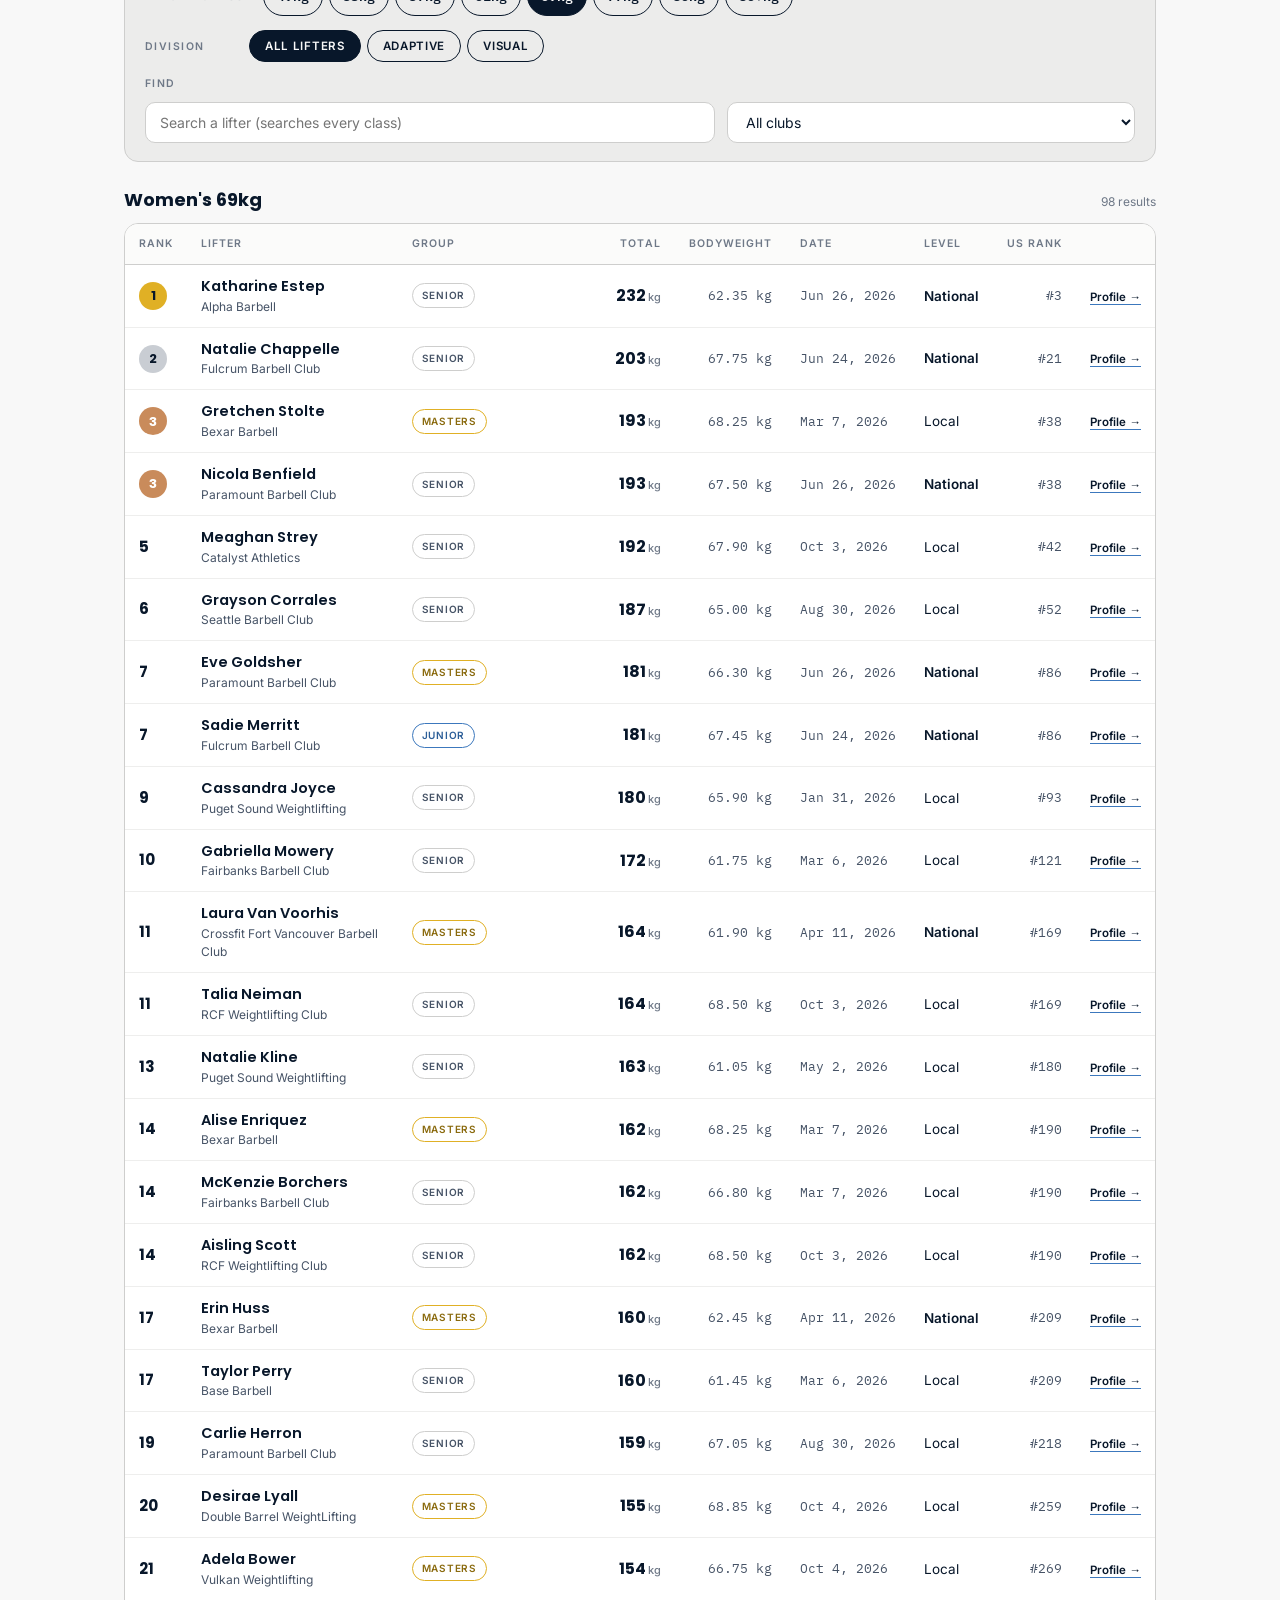
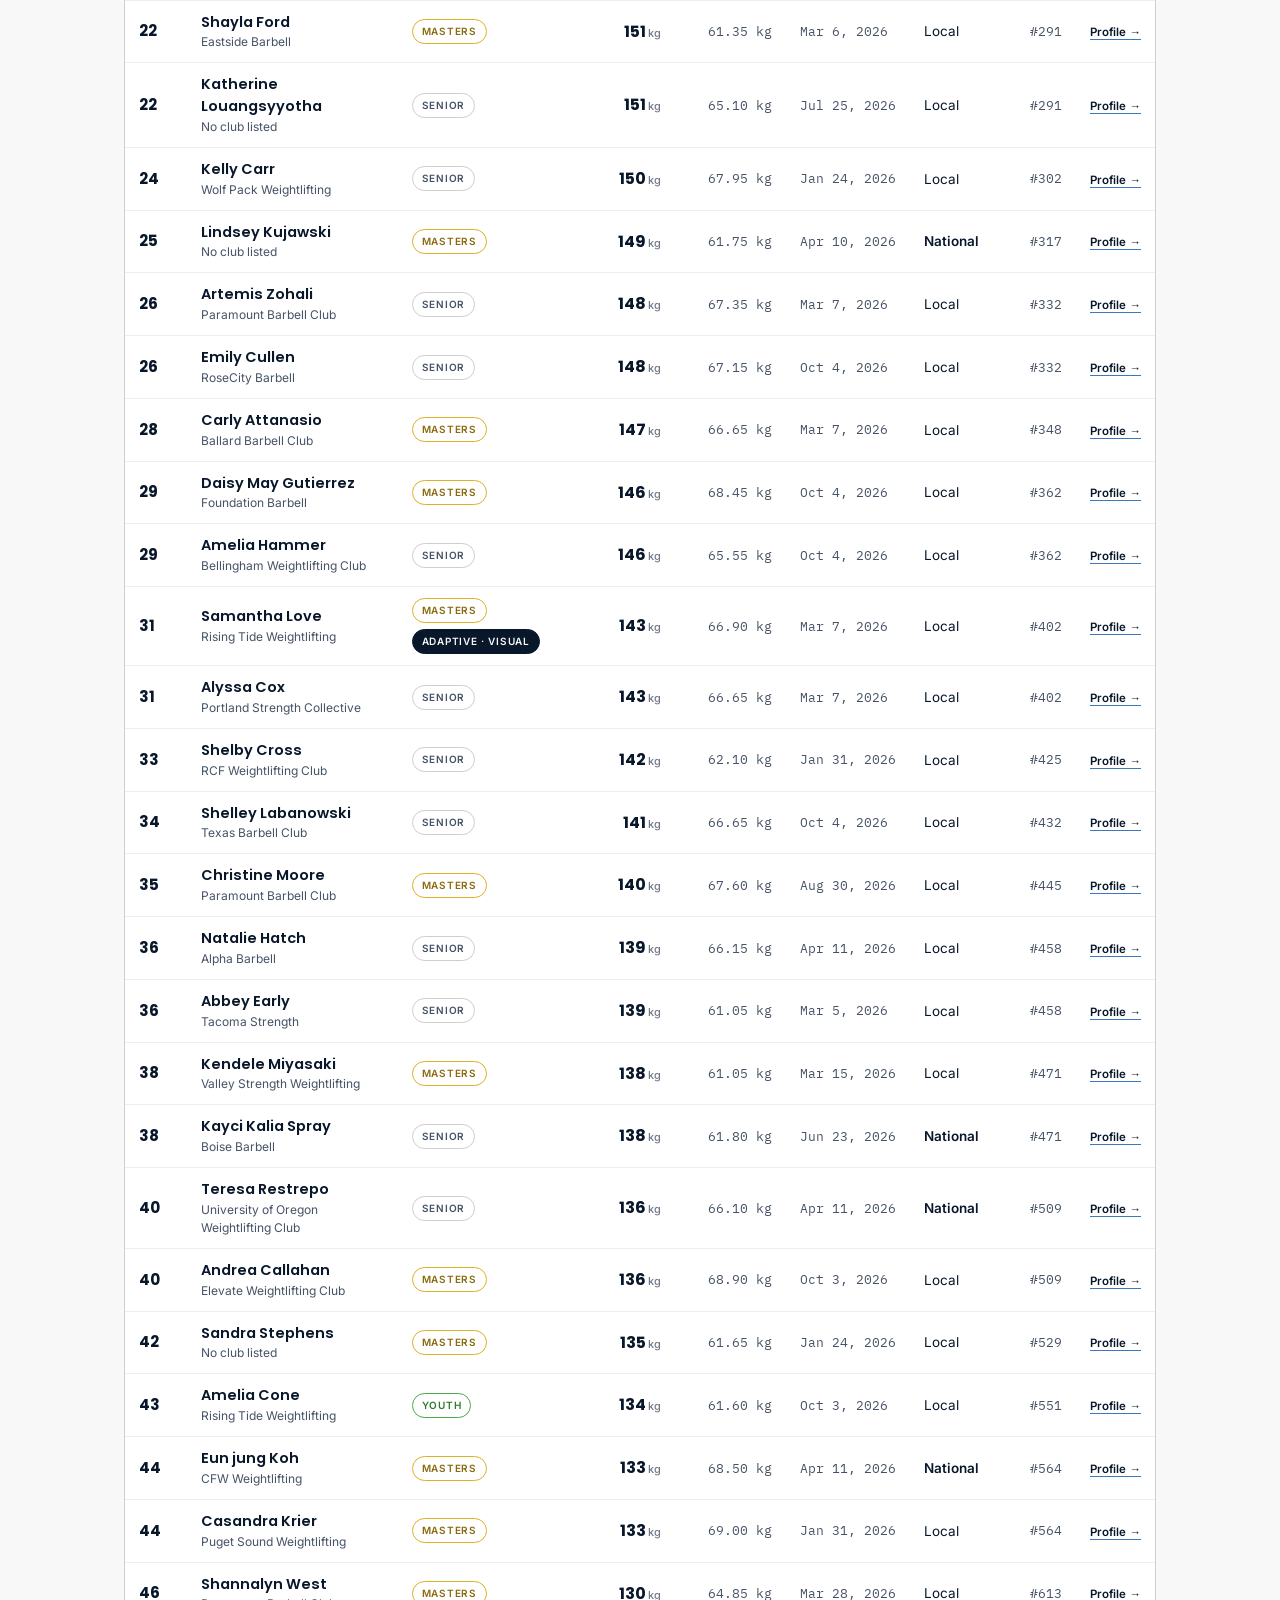
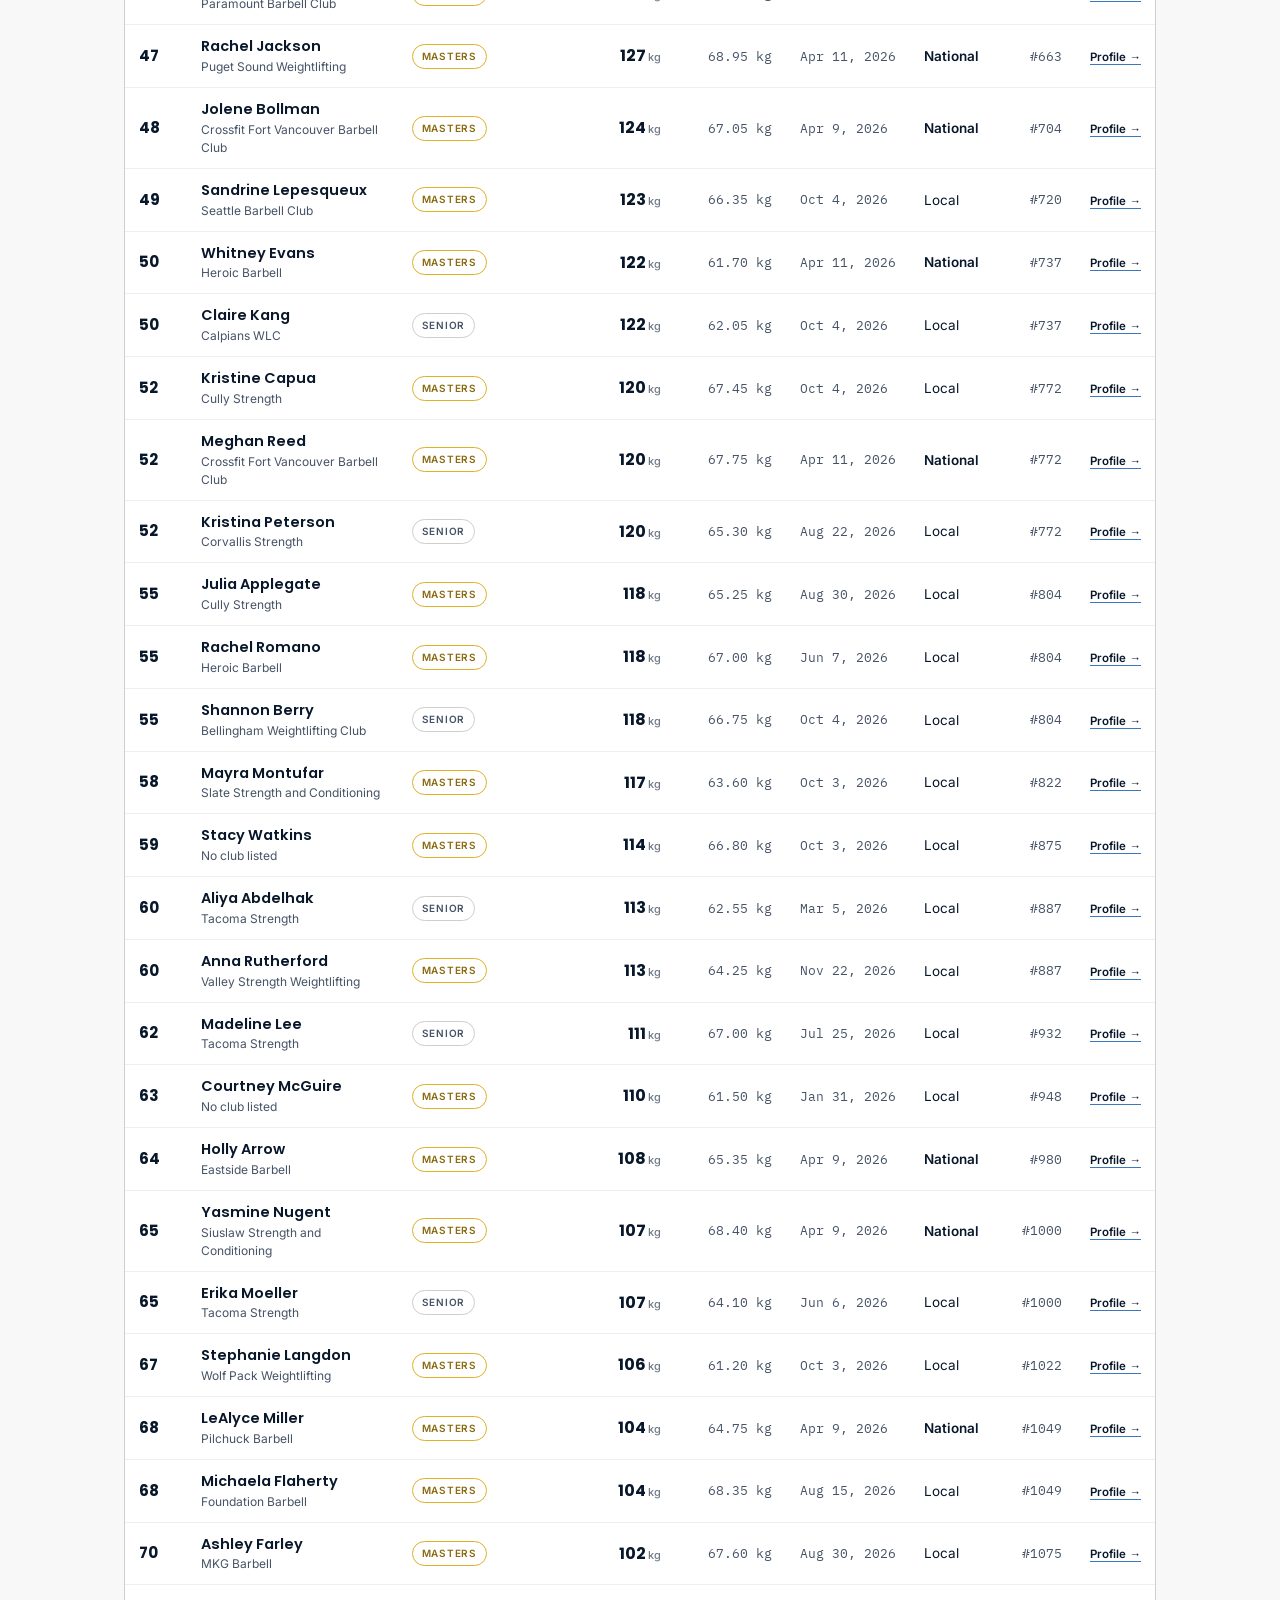
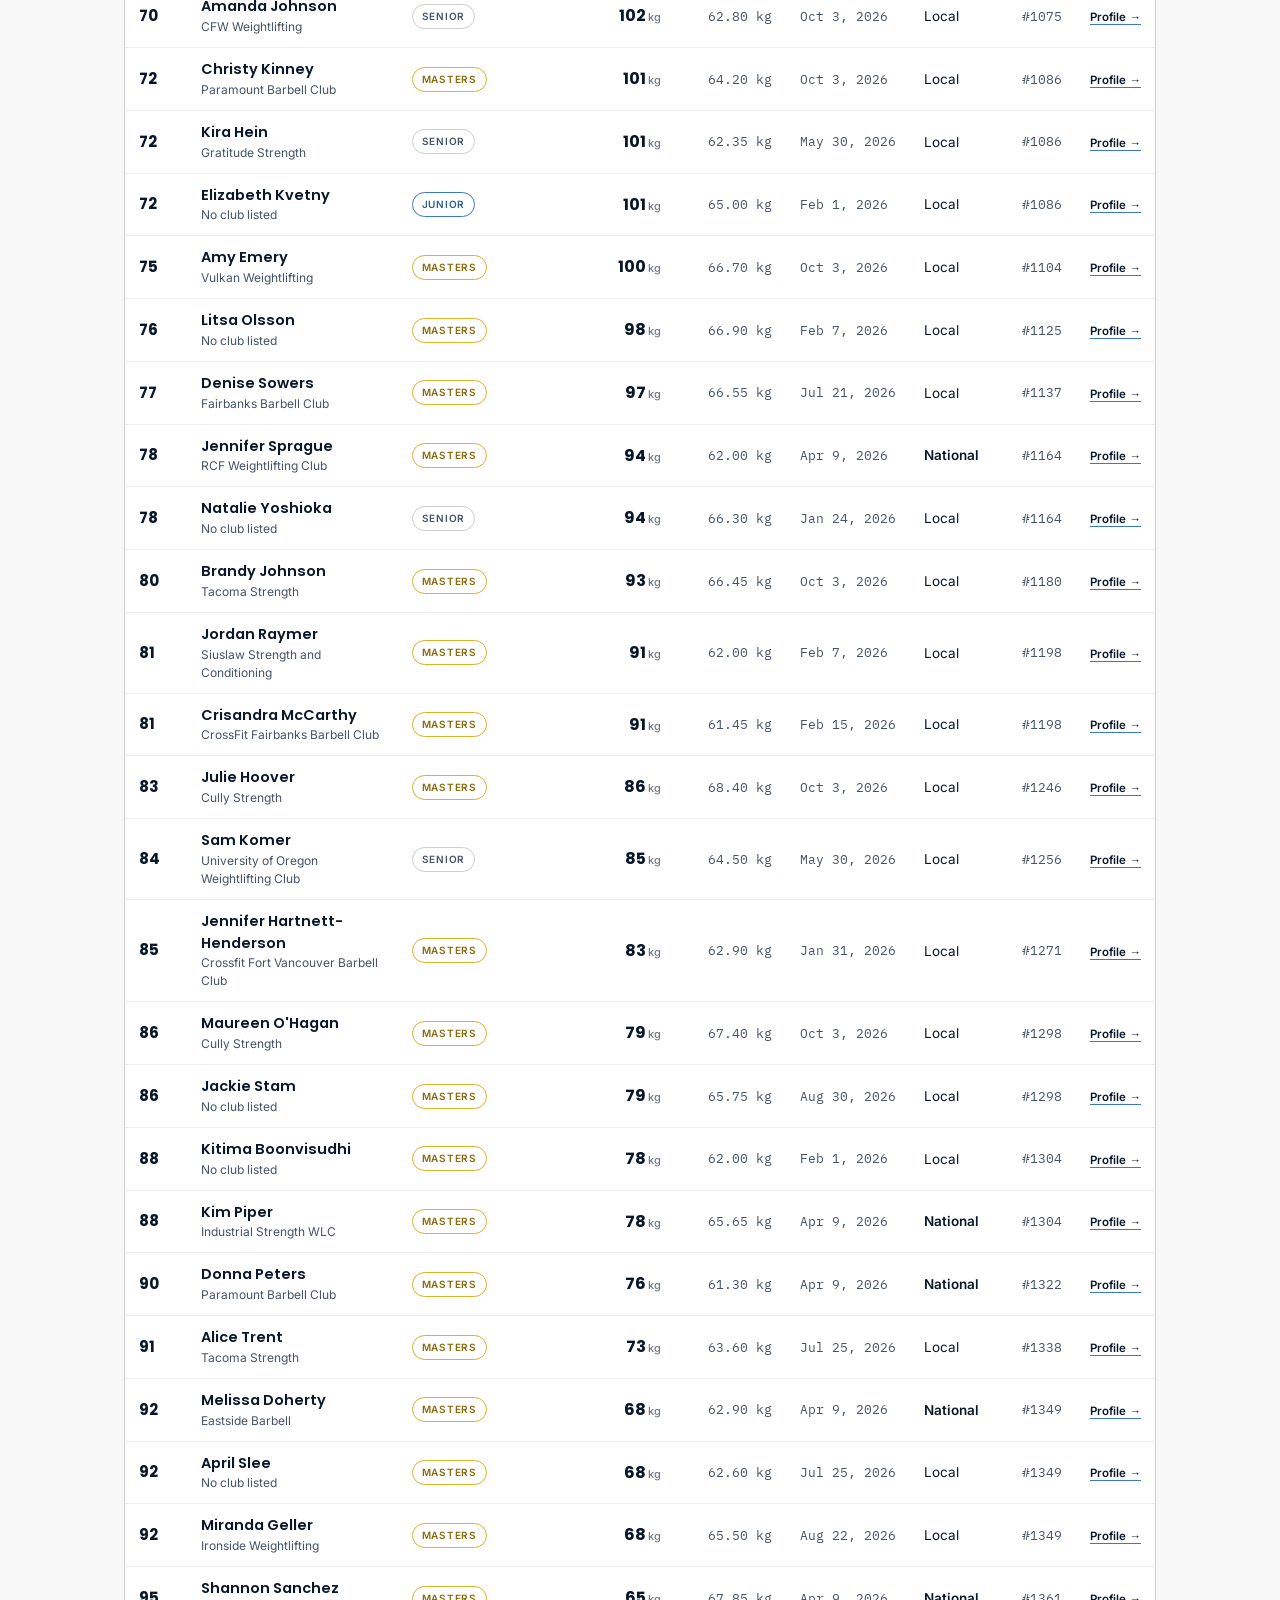
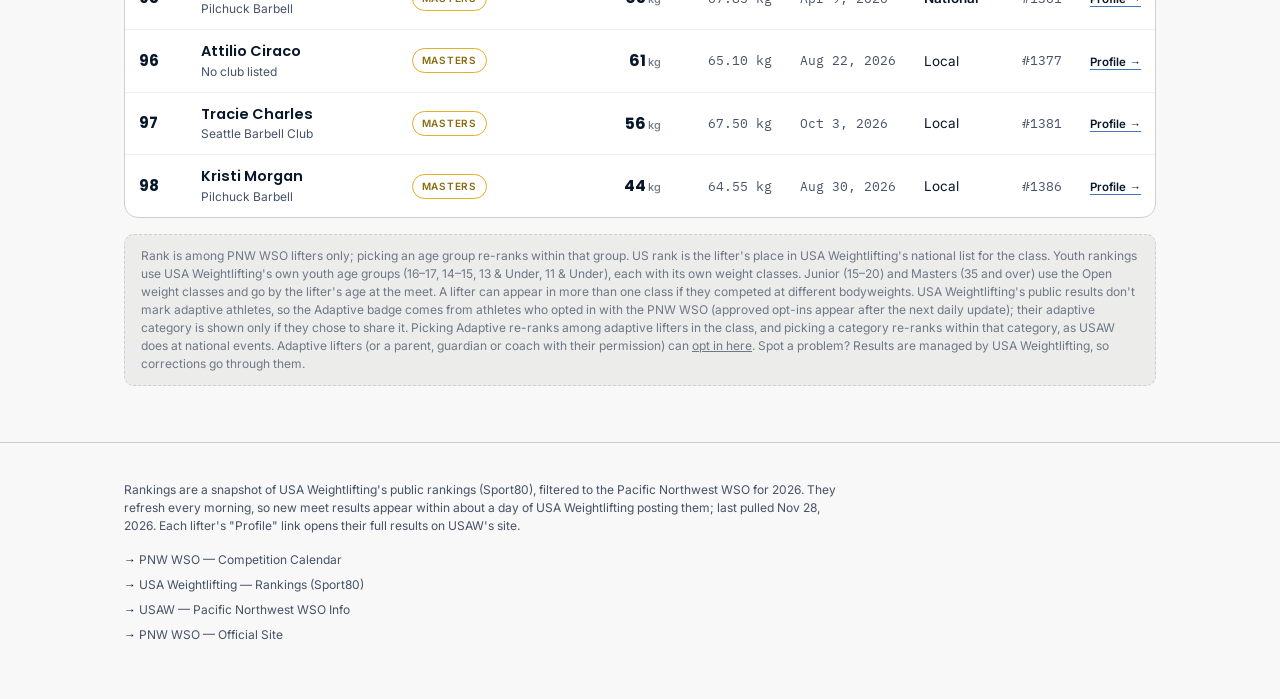
<file: rankings.html>
<!DOCTYPE html>
<html lang="en">
<head>
<meta charset="UTF-8">
<meta name="viewport" content="width=device-width, initial-scale=1.0">
<title>PNW WSO Rankings</title>
<meta name="description" content="2026 USA Weightlifting rankings for Pacific Northwest WSO athletes in Alaska, Oregon and Washington, by weight class and age group.">
<meta property="og:type" content="website">
<meta property="og:site_name" content="PNW WSO">
<meta property="og:title" content="PNW WSO Rankings">
<meta property="og:description" content="2026 USA Weightlifting rankings for Pacific Northwest WSO athletes in Alaska, Oregon and Washington, by weight class and age group.">
<meta property="og:url" content="https://jdhoward1988.github.io/PNW-wso-dashboard/rankings.html">
<meta property="og:image" content="https://jdhoward1988.github.io/PNW-wso-dashboard/assets/og-rankings.png">
<meta property="og:image:width" content="1200">
<meta property="og:image:height" content="630">
<meta property="og:image:alt" content="PNW WSO Rankings">
<meta name="twitter:card" content="summary_large_image">
<link rel="icon" type="image/png" sizes="64x64" href="assets/pnw-wso-mark-64.png">
<link rel="apple-touch-icon" href="assets/pnw-wso-mark-180.png">
<link rel="preload" href="assets/fonts/inter-latin-400-normal.woff2" as="font" type="font/woff2" crossorigin>
<link rel="preload" href="assets/fonts/poppins-latin-700-normal.woff2" as="font" type="font/woff2" crossorigin>
<link rel="stylesheet" href="assets/fonts/fonts.css">
<style>
  :root{
    /* PNW WSO Brand Guidelines palette (same tokens as the calendar page) */
    --brand-navy:#08172A;
    --brand-blue:#3C78BD;
    --brand-red:#B22024;
    --brand-green:#4CAB48;
    --brand-gold:#E0B025;
    --brand-grey:#CECECD;
    --brand-white:#F8F8F8;

    --cream:var(--brand-white);
    --cream-2:#ECECEB;
    --card:#FFFFFF;
    --ink:var(--brand-navy);
    --ink-dim:#465366;
    --ink-faint:#6E7887;
    --rule:var(--brand-grey);
    --green:var(--brand-navy);
    --green-text:var(--brand-white);
    --gold:var(--brand-gold);
    --radius:14px;
    --radius-sm:10px;
  }

  *{box-sizing:border-box;}
  html,body{margin:0;padding:0;}
  body{
    background:var(--cream); color:var(--ink);
    font-family:'Inter', sans-serif; -webkit-font-smoothing:antialiased; line-height:1.5;
  }
  h1,h2,h3{ font-family:'Poppins', sans-serif; font-weight:700; margin:0; }
  a{color:inherit;}
  .wrap{ max-width:1080px; margin:0 auto; padding-left:24px; padding-right:24px; }

  /* ---------- TOP BAR ---------- */
  .topbar{ background:var(--cream); border-bottom:1px solid var(--rule); padding:14px 0; }
  .topbar-inner{ display:flex; align-items:center; justify-content:space-between; gap:20px; flex-wrap:wrap; }
  .brand{ display:flex; align-items:center; text-decoration:none; }
  .brand-logo{ display:block; height:88px; width:auto; max-width:100%; }
  .topbar-right{ display:flex; align-items:center; gap:12px; flex-wrap:wrap; }
  .icon-link{
    width:34px;height:34px; border:1.5px solid var(--ink); border-radius:50%;
    display:flex;align-items:center;justify-content:center; text-decoration:none; flex-shrink:0;
  }
  .icon-link svg{ width:16px;height:16px; }
  .pill-btn{
    display:inline-flex; align-items:center; gap:6px;
    border:1.5px solid currentColor; border-radius:999px; padding:9px 20px;
    font-family:'Inter', sans-serif; font-weight:600; font-size:11.5px;
    letter-spacing:0.1em; text-transform:uppercase; text-decoration:none;
    background:transparent; cursor:pointer; transition:background 0.15s ease, color 0.15s ease; white-space:nowrap;
  }
  .pill-btn.dark{ color:var(--ink); }
  .pill-btn.dark:hover{ background:var(--ink); color:var(--cream); }
  .pill-btn.current{ background:var(--ink); color:var(--cream); border-color:var(--ink); }
  .pill-btn.on-green{ color:var(--green-text); }
  .pill-btn.on-green:hover{ background:var(--green-text); color:var(--green); }
  .pill-btn:focus-visible{ outline:2px solid var(--gold); outline-offset:2px; }

  /* ---------- HERO ---------- */
  .hero{ background:var(--green); color:var(--green-text); padding:56px 0 60px; }
  .hero .eyebrow{ font-size:11.5px; letter-spacing:0.18em; text-transform:uppercase; opacity:0.75; margin-bottom:14px; }
  .hero h1{ font-size:clamp(38px, 6vw, 64px); line-height:0.98; color:var(--brand-white); }
  .hero .sub{ margin-top:16px; max-width:600px; font-size:15px; font-weight:500; opacity:0.85; }
  .hero .cta-row{ margin-top:26px; display:flex; gap:12px; flex-wrap:wrap; }
  .stats{ display:flex; gap:36px; flex-wrap:wrap; margin-top:30px; }
  .stat b{ display:block; font-family:'Poppins', sans-serif; font-size:30px; line-height:1; color:var(--brand-white); }
  .stat span{ font-size:11px; letter-spacing:0.14em; text-transform:uppercase; opacity:0.7; }

  /* ---------- SECTION HEADERS ---------- */
  .section-head{ margin:48px auto 0; padding:0 0 12px; display:flex; align-items:baseline; justify-content:space-between; gap:12px; border-bottom:1px solid var(--rule); flex-wrap:wrap; }
  .section-head h2{ font-size:20px; }
  .section-head .count{ font-size:11.5px; color:var(--ink-faint); }
  .section-intro{ font-size:13px; color:var(--ink-dim); max-width:680px; margin:16px 0 0; }

  /* ---------- CLASS LEADERS ---------- */
  .leaders-label{ font-family:'Poppins', sans-serif; font-weight:600; font-size:13px; margin:22px 0 10px; color:var(--ink-dim); letter-spacing:0.04em; text-transform:uppercase; }
  .leaders{ display:grid; grid-template-columns:repeat(4, minmax(0,1fr)); gap:12px; }
  .leader{
    text-align:left; font:inherit; color:inherit; cursor:pointer;
    background:var(--card); border:1px solid var(--rule); border-radius:var(--radius-sm);
    padding:14px 16px 14px 18px; position:relative; overflow:hidden; transition:border-color 0.15s ease, transform 0.15s ease;
  }
  .leader::before{ content:""; position:absolute; left:0; top:0; bottom:0; width:5px; background:var(--brand-blue); }
  .leader.m::before{ background:var(--brand-red); }
  .leader:hover{ border-color:var(--ink); transform:translateY(-1px); }
  .leader:focus-visible{ outline:2px solid var(--gold); outline-offset:2px; }
  .leader .cls{ font-family:'IBM Plex Mono', monospace; font-size:11.5px; color:var(--ink-faint); }
  .leader .who{ font-family:'Poppins', sans-serif; font-weight:600; font-size:15px; margin-top:4px; line-height:1.25; }
  .leader .club{ font-size:12px; color:var(--ink-dim); margin-top:2px; white-space:nowrap; overflow:hidden; text-overflow:ellipsis; }
  .leader .tot{ position:absolute; right:14px; top:12px; font-family:'Poppins', sans-serif; font-weight:700; font-size:18px; }
  .leader .tot small{ font-size:11px; font-weight:500; color:var(--ink-faint); margin-left:2px; }
  .leader .who{ padding-right:56px; }

  /* ---------- CONTROLS ---------- */
  .panel{ background:var(--cream-2); border:1px solid var(--rule); border-radius:var(--radius); padding:18px 20px; margin-top:22px; }
  .ctrl-row{ display:flex; gap:10px 18px; flex-wrap:wrap; align-items:center; }
  .ctrl-row + .ctrl-row{ margin-top:14px; }
  .ctrl-row[hidden]{ display:none !important; }
  .ctrl-label{ font-size:10.5px; font-weight:600; letter-spacing:0.14em; text-transform:uppercase; color:var(--ink-faint); min-width:86px; }
  .seg{ display:flex; gap:6px; flex-wrap:wrap; }
  .filter-btn{
    border:1.5px solid var(--ink); background:transparent; color:var(--ink); border-radius:999px;
    padding:8px 15px; font-family:'Inter', sans-serif; font-weight:600; font-size:11.5px;
    letter-spacing:0.06em; text-transform:uppercase; cursor:pointer; transition:all 0.15s ease;
  }
  .filter-btn:hover{ background:var(--card); }
  .filter-btn.active{ background:var(--ink); color:var(--cream); }
  .filter-btn:focus-visible{ outline:2px solid var(--gold); outline-offset:2px; }
  .filter-btn.wc{ font-family:'IBM Plex Mono', monospace; letter-spacing:0; text-transform:none; font-size:12.5px; padding:8px 13px; }
  .inputs{ display:grid; grid-template-columns:1.4fr 1fr; gap:12px; width:100%; }
  .inputs input, .inputs select{
    width:100%; font-family:'Inter', sans-serif; font-size:14px; color:var(--ink); background:var(--card);
    border:1.5px solid var(--rule); border-radius:var(--radius-sm); padding:10px 14px;
  }
  .inputs input:focus, .inputs select:focus{ outline:none; border-color:var(--brand-blue); }

  /* ---------- TABLE ---------- */
  .result-head{ display:flex; justify-content:space-between; align-items:baseline; gap:12px; flex-wrap:wrap; margin:24px 0 10px; }
  .result-head h3{ font-size:18px; }
  .result-head .count{ font-size:12px; color:var(--ink-faint); }
  .table-wrap{ background:var(--card); border:1px solid var(--rule); border-radius:var(--radius); overflow:hidden; }
  table{ width:100%; border-collapse:collapse; font-size:13.5px; }
  thead th{
    text-align:left; font-size:10.5px; font-weight:600; letter-spacing:0.1em; text-transform:uppercase;
    color:var(--ink-faint); padding:12px 14px; border-bottom:1px solid var(--rule); background:#FBFBFA; white-space:nowrap;
  }
  tbody td{ padding:11px 14px; border-bottom:1px solid #EEEEED; vertical-align:middle; }
  tbody tr:last-child td{ border-bottom:none; }
  tbody tr:hover{ background:#FAFAF8; }
  td.num, th.num{ text-align:right; font-variant-numeric:tabular-nums; }
  .rank{ font-family:'Poppins', sans-serif; font-weight:700; font-size:15px; width:56px; }
  .rank .medal{ display:inline-flex; width:28px; height:28px; border-radius:50%; align-items:center; justify-content:center; font-size:13px; }
  .medal.g1{ background:var(--brand-gold); color:var(--brand-navy); }
  .medal.g2{ background:#C9CDD3; color:var(--brand-navy); }
  .medal.g3{ background:#C98B5B; color:#fff; }
  .lifter-name{ font-family:'Poppins', sans-serif; font-weight:600; font-size:14.5px; }
  .lifter-club{ font-size:12px; color:var(--ink-dim); }
  .total{ font-family:'Poppins', sans-serif; font-weight:700; font-size:16px; }
  .total small{ font-family:'Inter', sans-serif; font-weight:500; font-size:11px; color:var(--ink-faint); margin-left:2px; }
  .mono{ font-family:'IBM Plex Mono', monospace; font-size:12.5px; color:var(--ink-dim); white-space:nowrap; }
  .chip{
    display:inline-block; font-size:10px; font-weight:600; letter-spacing:0.07em; text-transform:uppercase;
    padding:4px 9px; border-radius:999px; border:1.5px solid var(--rule); color:var(--ink-dim); white-space:nowrap;
  }
  .chip.youth{ border-color:var(--brand-green); color:#2F7A2C; }
  .chip.junior{ border-color:var(--brand-blue); color:#2C5E98; }
  .chip.masters{ border-color:var(--brand-gold); color:#8A6A0E; }
  .chip.adaptive{ background:var(--brand-navy); border-color:var(--brand-navy); color:var(--brand-white); }
  .chip-row{ display:flex; gap:6px; flex-wrap:wrap; }
  .leader .ad{ display:inline-block; margin-top:6px; font-size:9.5px; font-weight:700; letter-spacing:0.08em; text-transform:uppercase;
    background:var(--brand-navy); color:var(--brand-white); border-radius:999px; padding:3px 8px; }
  .optin{ margin-top:12px; font-size:12.5px; color:var(--ink-dim); }
  .optin a{ font-weight:600; color:var(--ink); text-decoration:none; border-bottom:1.5px solid var(--brand-blue); }
  .seg .sub-btn{ display:none; }
  .seg.show-sub .sub-btn{ display:inline-flex; align-items:center; justify-content:center; }
  .seg .sub-btn[hidden]{ display:none !important; }
  .lvl-I, .lvl-N{ color:var(--ink); font-weight:600; }
  .prof{ font-size:11.5px; font-weight:600; text-decoration:none; border-bottom:1.5px solid var(--brand-blue); white-space:nowrap; }
  .prof:hover{ opacity:0.75; }
  .cls-col{ display:none; }
  .show-cls .cls-col{ display:table-cell; }
  .group-row td{ background:var(--cream-2); font-family:'Poppins', sans-serif; font-weight:600; font-size:13px; padding:9px 14px; }
  .empty{ padding:28px 18px; text-align:center; color:var(--ink-faint); font-size:13.5px; }

  .note-box{ font-size:12px; color:var(--ink-faint); margin:16px 0 0; padding:12px 16px; background:var(--cream-2); border-radius:var(--radius-sm); border:1px dashed var(--rule); }

  /* ---------- FOOTER ---------- */
  footer{ background:var(--cream); border-top:1px solid var(--rule); padding:26px 0 48px; margin-top:56px; }
  footer .note{ color:var(--ink-dim); font-size:12px; margin-bottom:16px; max-width:720px; }
  footer ul{ list-style:none; margin:0; padding:0; }
  footer li{ margin-bottom:7px; font-size:12px; }
  footer a{ color:var(--ink-dim); text-decoration:none; }
  footer a:hover{ color:var(--brand-blue); text-decoration:underline; }

  /* ---------- TABLET ---------- */
  @media (max-width:900px){
    .leaders{ grid-template-columns:repeat(2, minmax(0,1fr)); }
    .hide-md{ display:none; }
  }

  /* ---------- PHONES ---------- */
  @media (max-width:640px){
    .wrap{ padding-left:max(16px, env(safe-area-inset-left, 0px)); padding-right:max(16px, env(safe-area-inset-right, 0px)); }
    .brand-logo{ height:64px; }
    .topbar-inner{ flex-direction:row; flex-wrap:wrap; align-items:center; gap:12px 10px; }
    .brand{ flex:1 1 auto; min-width:0; }
    .topbar-right{ display:contents; }
    .topbar-right .pill-btn{ flex:1 1 40%; min-width:0; }
    .icon-link{ width:44px; height:44px; }
    .pill-btn{ min-height:44px; justify-content:center; padding:10px 14px; font-size:12px; }
    .hero{ padding:36px 0 40px; }
    .hero h1{ font-size:42px; }
    .hero .cta-row{ display:grid; grid-template-columns:1fr; gap:10px; }
    .stats{ gap:24px; }
    .section-head{ margin-top:36px; }
    .section-head h2{ font-size:21px; }
    .section-intro{ font-size:14px; }
    .leaders{ grid-template-columns:minmax(0,1fr); gap:8px; }
    .panel{ padding:16px; }
    .ctrl-row{ flex-direction:column; align-items:stretch; gap:8px; }
    .ctrl-label{ min-width:0; }
    .seg{ display:grid; grid-template-columns:repeat(2, minmax(0,1fr)); gap:8px; }
    .seg.wcs{ grid-template-columns:repeat(4, minmax(0,1fr)); }
    .filter-btn{ min-height:44px; padding:10px 6px; }
    .inputs{ grid-template-columns:1fr; }
    .inputs input, .inputs select{ font-size:16px; min-height:46px; }

    /* Table becomes stacked cards */
    .table-wrap{ background:transparent; border:none; border-radius:0; }
    table, tbody, tr, td{ display:block; width:100%; }
    thead{ display:none; }
    tbody tr{
      display:grid; grid-template-columns:44px minmax(0,1fr) auto; grid-template-areas:"rank lifter total" "rank meta meta";
      gap:4px 12px; background:var(--card); border:1px solid var(--rule); border-radius:12px; padding:14px; margin-bottom:10px;
    }
    tbody tr.group-row{ display:block; background:none; border:none; padding:14px 2px 4px; margin:0; }
    .group-row td{ background:none; padding:0; font-size:15px; }
    tbody td{ padding:0; border:none; }
    td.rank{ grid-area:rank; width:auto; align-self:start; }
    td.lifter{ grid-area:lifter; min-width:0; }
    td.total-cell{ grid-area:total; text-align:right; }
    td.meta-cell{ grid-area:meta; display:flex; flex-wrap:wrap; gap:6px 12px; align-items:center; margin-top:4px; }
    td.d-md{ display:none; }
    .show-cls td.cls-col{ display:none; }
    .lifter-name{ font-size:16px; }
    .lifter-club{ font-size:13px; }
    .mono{ font-size:12.5px; }
    .prof{ font-size:13px; padding:6px 0 2px; }
    footer li{ font-size:13.5px; margin-bottom:10px; }
  }
  @media (min-width:641px){
    td.meta-cell{ display:none; }
  }

  /* ---------- LARGE SCREENS (matches the calendar) ---------- */
  @media (min-width:1500px){
    .wrap{ max-width:1480px; }
    .leaders{ grid-template-columns:repeat(8, minmax(0,1fr)); }
  }
  @media (min-width:2200px){ .wrap{ max-width:2060px; } }
  @media (min-width:2800px){ body{ zoom:1.4; } }
</style>
</head>
<body>

<div class="topbar">
  <div class="wrap topbar-inner">
    <a class="brand" href="https://www.pnwwsoweightlifting.com/" aria-label="Pacific Northwest Weightlifting State Organization — main site">
      <img class="brand-logo" src="assets/pnw-wso-logo.png" width="413" height="232" alt="Pacific Northwest Weightlifting State Organization">
    </a>
    <div class="topbar-right">
      <a class="icon-link" href="https://www.instagram.com/pnw_wso_weightlifting/" target="_blank" rel="noopener" aria-label="Instagram">
        <svg viewBox="0 0 24 24" fill="none" stroke="currentColor" stroke-width="2"><rect x="3" y="3" width="18" height="18" rx="5"/><circle cx="12" cy="12" r="4"/><circle cx="17.5" cy="6.5" r="1"/></svg>
      </a>
      <a class="icon-link" href="https://www.facebook.com/pnwwsoweightlifting" target="_blank" rel="noopener" aria-label="Facebook">
        <svg viewBox="0 0 24 24" fill="currentColor"><path d="M13.5 21v-8h2.7l.4-3.1h-3.1V8c0-.9.25-1.5 1.55-1.5H17V3.7C16.6 3.65 15.4 3.5 14 3.5c-2.8 0-4.5 1.7-4.5 4.8V10H6.8v3.1h2.7v8z"/></svg>
      </a>
      <a class="pill-btn dark" href="index.html">Calendar</a>
      <a class="pill-btn current" href="rankings.html" aria-current="page">Rankings</a>
      <a class="pill-btn dark" href="https://www.pnwwsoweightlifting.com/">← PNW WSO site</a>
    </div>
  </div>
</div>

<div class="hero">
  <div class="wrap">
    <div class="eyebrow"><span id="seasonLabel">2026</span> Season · Updated <span id="updatedLabel">Oct 16, 2026</span></div>
    <h1>PNW<br>Rankings</h1>
    <p class="sub">Best totals by Pacific Northwest WSO lifters in Alaska, Oregon and Washington this year, by weight class and age group. Results come from USA Weightlifting's official rankings.</p>
    <div class="stats" id="stats" aria-live="polite"></div>
    <div class="cta-row">
      <a class="pill-btn on-green" href="#leaders">Class leaders ↓</a>
      <a class="pill-btn on-green" href="#rankings">Full rankings ↓</a>
    </div>
  </div>
</div>

<div class="wrap">
  <div class="section-head" id="leaders">
    <h2>Class Leaders</h2>
    <span class="count">#1 PNW total in each weight class · tap a card for the full list</span>
  </div>
  <div class="leaders-label">Women</div>
  <div class="leaders" id="leadersW"></div>
  <div class="leaders-label">Men</div>
  <div class="leaders" id="leadersM"></div>

  <div class="section-head" id="rankings">
    <h2>Full Rankings</h2>
    <span class="count">Each lifter's best total in the class this season</span>
  </div>

  <div class="panel" role="group" aria-label="Ranking filters">
    <div class="ctrl-row">
      <span class="ctrl-label">Category</span>
      <div class="seg" id="genderSeg">
        <button class="filter-btn active" data-g="W">Women</button>
        <button class="filter-btn" data-g="M">Men</button>
      </div>
    </div>
    <div class="ctrl-row">
      <span class="ctrl-label">Age group</span>
      <div class="seg" id="ageSeg">
        <button class="filter-btn active" data-a="all">All ages</button>
        <button class="filter-btn" data-a="youth">Youth ≤17</button>
        <button class="filter-btn" data-a="junior">Junior 15–20</button>
        <button class="filter-btn" data-a="masters">Masters 35+</button>
      </div>
    </div>
    <div class="ctrl-row" id="ygRow" hidden>
      <span class="ctrl-label">Youth group</span>
      <div class="seg" id="ygSeg"></div>
    </div>
    <div class="ctrl-row">
      <span class="ctrl-label">Weight class</span>
      <div class="seg wcs" id="wcSeg"></div>
    </div>
    <div class="ctrl-row">
      <span class="ctrl-label">Division</span>
      <div class="seg" id="divSeg">
        <button class="filter-btn active" data-d="all">All lifters</button>
        <button class="filter-btn" data-d="adaptive">Adaptive</button>
        <button class="filter-btn sub-btn" data-d="PD">Physical</button>
        <button class="filter-btn sub-btn" data-d="VI">Visual</button>
        <button class="filter-btn sub-btn" data-d="DHH">Deaf / HoH</button>
        <button class="filter-btn sub-btn" data-d="ID">Intellectual</button>
      </div>
    </div>
    <div class="ctrl-row">
      <span class="ctrl-label">Find</span>
      <div class="inputs">
        <input type="search" id="q" placeholder="Search a lifter (searches every class)" aria-label="Search lifter name">
        <select id="clubSel" aria-label="Filter by club"><option value="">All clubs</option></select>
      </div>
    </div>
  </div>

  <div class="result-head">
    <h3 id="resultTitle">Women's 49kg</h3>
    <span class="count" id="resultCount"></span>
  </div>
  <div class="table-wrap" id="tableWrap">
    <table>
      <thead>
        <tr>
          <th>Rank</th>
          <th>Lifter</th>
          <th class="cls-col">Class</th>
          <th>Group</th>
          <th class="num">Total</th>
          <th class="num hide-md">Bodyweight</th>
          <th class="hide-md">Date</th>
          <th class="hide-md">Level</th>
          <th class="num hide-md" title="Rank among all USA Weightlifting lifters in this class">US rank</th>
          <th></th>
        </tr>
      </thead>
      <tbody id="tbody"><tr><td class="empty" colspan="10">Loading rankings…</td></tr></tbody>
    </table>
  </div>

  <p class="note-box">Rank is among PNW WSO lifters only; picking an age group re-ranks within that group. US rank is the lifter's place in USA Weightlifting's national list for the class. Youth rankings use USA Weightlifting's own youth age groups (16–17, 14–15, 13 &amp; Under, 11 &amp; Under), each with its own weight classes. Junior (15–20) and Masters (35 and over) use the Open weight classes and go by the lifter's age at the meet. A lifter can appear in more than one class if they competed at different bodyweights. USA Weightlifting's public results don't mark adaptive athletes, so the Adaptive badge comes from athletes who opted in with the PNW WSO (approved opt-ins appear after the next daily update); their adaptive category is shown only if they chose to share it. Picking Adaptive re-ranks among adaptive lifters in the class, and picking a category re-ranks within that category, as USAW does at national events. <span id="optinNote"></span> Spot a problem? Results are managed by USA Weightlifting, so corrections go through them.</p>
</div>

<footer>
  <div class="wrap">
    <p class="note">Rankings are a snapshot of USA Weightlifting's public rankings (Sport80), filtered to the Pacific Northwest WSO for <span id="footSeason">2026</span>. They refresh every morning, so new meet results appear within about a day of USA Weightlifting posting them; last pulled <span id="footUpdated">Oct 16, 2026</span>. Each lifter's "Profile" link opens their full results on USAW's site.</p>
    <ul>
      <li>→ <a href="index.html">PNW WSO — Competition Calendar</a></li>
      <li>→ <a href="https://usaweightlifting.sport80.com/public/rankings/all" target="_blank" rel="noopener">USA Weightlifting — Rankings (Sport80)</a></li>
      <li>→ <a href="https://www.usaweightlifting.org/club-wso/wso-information/pacific-northwest" target="_blank" rel="noopener">USAW — Pacific Northwest WSO Info</a></li>
      <li>→ <a href="https://www.pnwwsoweightlifting.com/" target="_blank" rel="noopener">PNW WSO — Official Site</a></li>
    </ul>
  </div>
</footer>

<script>
(function(){
  const PROFILE = 'https://usaweightlifting.sport80.com/public/rankings/member/';
  const MONTHS = ['Jan','Feb','Mar','Apr','May','Jun','Jul','Aug','Sep','Oct','Nov','Dec'];
  const ACRONYMS = new Set(['CFW','RCF','MKG','GSC','WLC','CHFP','PR','USA','WA','OR','AK','PNW','II','III']);
  const state = { g:'W', wc:null, age:'all', yg:null, div:'all', q:'', club:'' };
  let DATA = null, ROWS = [], ADAPTIVE = { athletes:{} };
  const AD_CATS = { PD:'Physical Disability', VI:'Visual Impairment', DHH:'Deaf / Hard of Hearing', ID:'Intellectual Impairment' };
  const AD_SHORT = { PD:'Physical', VI:'Visual', DHH:'Deaf / HoH', ID:'Intellectual' };
  // Opted-in athletes, keyed by USAW rankings profile id. Value: category code, or "" = show "Adaptive" only.
  const adOf = id => Object.prototype.hasOwnProperty.call(ADAPTIVE.athletes, String(id)) ? (ADAPTIVE.athletes[String(id)] || '') : null;
  const inDiv = r => state.div === 'all' ? true : state.div === 'adaptive' ? r.ad !== null : r.ad === state.div;
  const adChip = r => r.ad === null ? '' : `<span class="chip adaptive" title="${esc(r.ad ? 'Adaptive · ' + AD_CATS[r.ad] : 'Adaptive athlete')}">${r.ad ? 'Adaptive · ' + esc(AD_SHORT[r.ad]) : 'Adaptive'}</span>`;

  const esc = s => String(s).replace(/[&<>"']/g, c => ({'&':'&amp;','<':'&lt;','>':'&gt;','"':'&quot;',"'":'&#39;'}[c]));
  const titleWord = w => w.replace(/^([("']?)(\w)(.*)$/u, (m,p,a,b) => p + a.toUpperCase() + b.toLowerCase());
  // Fix names/clubs entered in all caps or all lowercase; leave mixed case alone.
  function tidy(s, isClub){
    s = (s || '').trim().replace(/\s+/g,' ');
    if (!s) return s;
    const allUp = s === s.toUpperCase() && /[A-Z]/.test(s);
    const allLow = s === s.toLowerCase();
    if (!allUp && !allLow) return s;
    return s.split(' ').map(w => {
      const bare = w.replace(/[^A-Za-z]/g,'').toUpperCase();
      if (isClub && ACRONYMS.has(bare)) return w.toUpperCase();
      return w.split('-').map(titleWord).join('-').replace(/\bO'(\w)/g, (m,c) => "O'" + c.toUpperCase());
    }).join(' ').replace(/\.$/,'');
  }
  function ageGroup(a){
    if (a == null) return '';
    if (a <= 17) return 'youth';
    if (a <= 20) return 'junior';
    if (a >= 35) return 'masters';
    return 'senior';
  }
  const AGE_LABEL = { youth:'Youth', junior:'Junior', senior:'Senior', masters:'Masters' };
  const inAge = (a, f) => f === 'all' ? true
    : f === 'youth' ? a <= 17
    : f === 'junior' ? (a >= 15 && a <= 20)
    : a >= 35;
  const fmtDate = (mmdd, yr) => MONTHS[parseInt(mmdd.slice(0,2),10)-1] + ' ' + parseInt(mmdd.slice(2),10) + ', ' + yr;
  const fmtLong = iso => { const [y,m,d] = iso.split('-').map(Number); return MONTHS[m-1] + ' ' + d + ', ' + y; };
  // Youth age groups have their own weight classes; everything else uses the Open classes.
  const YG_LABEL = k => k.replace('-', '–').replace(/ Under$/, ' & Under');
  const youthGroups = () => Object.keys(DATA.youth || {});
  const curSet = () => state.age === 'youth' && state.yg ? state.yg : 'open';
  const setClasses = set => set === 'open' ? DATA.classes : (DATA.youth[set] || {});
  const classesFor = (g, set = curSet()) => Object.keys(setClasses(set)).filter(k => g === 'W' ? k.startsWith("Women") : k.startsWith("Men"));
  const shortWc = k => k.replace(/^(Wo)?men's /i,'');
  // Open on the class with the most ranked lifters, so the first view isn't a near-empty list
  const busiest = (g, set = curSet()) => { const c = setClasses(set); return classesFor(g, set).reduce((best, k) => c[k].length > c[best].length ? k : best); };
  // When the class list changes (age group or gender), keep the same weight if it exists there
  const pickClass = () => {
    const same = classesFor(state.g).find(k => k === state.wc);
    state.wc = same && setClasses(curSet())[same].length ? same : busiest(state.g);
  };

  // Standard competition ranking on total (ties share a place: 1, 2, 2, 4)
  function rankList(list){
    let lastTotal = null, lastRank = 0;
    return list.map((r, i) => {
      if (r.total !== lastTotal){ lastRank = i + 1; lastTotal = r.total; }
      return Object.assign({}, r, { shown: lastRank });
    });
  }

  function build(){
    const yr = DATA.season;
    ROWS = [];
    const sets = [['open', DATA.classes], ...youthGroups().map(k => [k, DATA.youth[k]])];
    for (const [set, cls] of sets) for (const [wc, list] of Object.entries(cls)){
      for (const r of list){
        ROWS.push({
          set, wc, g: wc.startsWith('Women') ? 'W' : 'M',
          pnw:r[0], us:r[1], total:r[2], name:tidy(r[3]), club: r[4] >= 0 ? tidy(DATA.clubs[r[4]], true) : '',
          age:r[5], bw:r[6], date:fmtDate(r[7], yr), sortDate:r[7], level:DATA.levels[r[8]] || r[8], lvl:r[8], id:r[9], ad:adOf(r[9])
        });
      }
    }
    document.getElementById('seasonLabel').textContent = yr;
    document.getElementById('footSeason').textContent = yr;
    document.getElementById('updatedLabel').textContent = fmtLong(DATA.updated);
    document.getElementById('footUpdated').textContent = fmtLong(DATA.updated);

    // Stats
    const OPEN = ROWS.filter(r => r.set === 'open');
    const lifters = new Set(ROWS.map(r => r.id)).size;
    const clubs = new Set(ROWS.filter(r => r.club).map(r => r.club.toLowerCase())).size;
    const adCount = new Set(ROWS.filter(r => r.ad !== null).map(r => r.id)).size;
    // Category buttons appear only once someone has opted in to showing that category
    const usedCats = new Set(ROWS.map(r => r.ad).filter(Boolean));
    document.querySelectorAll('#divSeg .sub-btn').forEach(b => { b.hidden = !usedCats.has(b.dataset.d); });
    document.getElementById('divSeg').classList.toggle('show-sub', usedCats.size > 0);
    const form = ADAPTIVE.optInForm;
    document.getElementById('optinNote').innerHTML = form
      ? `Adaptive lifters (or a parent, guardian or coach with their permission) can <a href="${esc(form)}" target="_blank" rel="noopener">opt in here</a>.` : '';
    document.getElementById('stats').innerHTML =
      `<div class="stat"><b>${lifters}</b><span>Ranked lifters</span></div>` +
      `<div class="stat"><b>${OPEN.length}</b><span>Open class results</span></div>` +
      `<div class="stat"><b>${clubs}</b><span>Clubs</span></div>` +
      (adCount ? `<div class="stat"><b>${adCount}</b><span>Adaptive lifters</span></div>` : '');

    // Leaders
    for (const g of ['W','M']){
      const el = document.getElementById(g === 'W' ? 'leadersW' : 'leadersM');
      el.innerHTML = classesFor(g, 'open').map(wc => {
        const top = OPEN.filter(r => r.wc === wc).sort((a,b) => a.pnw - b.pnw);
        if (!top.length) return '';
        const lead = top.filter(r => r.pnw === top[0].pnw);
        const who = lead.map(r => esc(r.name)).join(' &amp; ');
        const club = lead.map(r => esc(r.club || '—')).join(' · ');
        const ad = lead.some(r => r.ad !== null) ? '<span class="ad">Adaptive</span>' : '';
        return `<button class="leader ${g === 'M' ? 'm' : ''}" data-wc="${esc(wc)}" aria-label="${esc(wc)} rankings">
          <div class="cls">${esc(shortWc(wc))}</div>
          <div class="tot">${top[0].total}<small>kg</small></div>
          <div class="who">${who}</div>
          <div class="club">${club}</div>${ad}
        </button>`;
      }).join('');
    }
    document.querySelectorAll('.leader').forEach(b => b.addEventListener('click', () => {
      const wc = b.dataset.wc;
      state.g = wc.startsWith('Women') ? 'W' : 'M'; state.wc = wc; state.q = ''; document.getElementById('q').value = '';
      if (state.age === 'youth') state.age = 'all';
      syncButtons(); render();
      document.getElementById('rankings').scrollIntoView({ behavior:'smooth', block:'start' });
    }));

    // Club dropdown
    const clubNames = [...new Map(ROWS.filter(r => r.club).map(r => [r.club.toLowerCase(), r.club])).values()].sort((a,b) => a.localeCompare(b));
    document.getElementById('clubSel').insertAdjacentHTML('beforeend', clubNames.map(c => `<option>${esc(c)}</option>`).join(''));

    const yg = document.getElementById('ygSeg');
    yg.innerHTML = youthGroups().map(k => `<button class="filter-btn" data-y="${esc(k)}">${esc(YG_LABEL(k))}</button>`).join('');
    yg.addEventListener('click', e => {
      const b = e.target.closest('button'); if (!b) return;
      state.yg = b.dataset.y; pickClass(); syncButtons(); render();
    });
    state.yg = youthGroups()[0] || null;
    // Without youth data (older data file), Youth falls back to re-ranking the Open lists by age

    // Restore from URL hash (#w-69, #m-110p, or youth #y16-17-w-49), else default to the busiest class
    const h = decodeURIComponent(location.hash).match(/^#(?:y(.+?)-)?(w|m)-(\d+p?)$/i);
    if (h){
      if (h[1] && youthGroups().includes(h[1].replace('_', ' '))){ state.age = 'youth'; state.yg = h[1].replace('_', ' '); }
      state.g = h[2].toUpperCase();
      const want = h[3].replace('p','+') + 'kg';
      state.wc = classesFor(state.g).find(k => shortWc(k) === want) || null;
    }
    if (!state.wc) state.wc = busiest(state.g);
    syncButtons(); render();
  }

  function syncButtons(){
    document.querySelectorAll('#genderSeg .filter-btn').forEach(b => b.classList.toggle('active', b.dataset.g === state.g));
    const seg = document.getElementById('wcSeg');
    seg.innerHTML = classesFor(state.g).map(wc =>
      `<button class="filter-btn wc ${wc === state.wc ? 'active' : ''}" data-wc="${esc(wc)}">${esc(shortWc(wc))}</button>`).join('');
    seg.querySelectorAll('button').forEach(b => b.addEventListener('click', () => { state.wc = b.dataset.wc; syncButtons(); render(); }));
    document.querySelectorAll('#ageSeg .filter-btn').forEach(b => b.classList.toggle('active', b.dataset.a === state.age));
    document.getElementById('ygRow').hidden = state.age !== 'youth' || !youthGroups().length;
    document.querySelectorAll('#ygSeg .filter-btn').forEach(b => b.classList.toggle('active', b.dataset.y === state.yg));
    document.querySelectorAll('#divSeg .filter-btn').forEach(b => b.classList.toggle('active', b.dataset.d === state.div));
  }

  function rowHtml(r, showCls){
    const grp = ageGroup(r.age);
    const chip = (grp ? `<span class="chip ${grp}">${AGE_LABEL[grp]}</span>` : '') + adChip(r);
    const medal = r.shown <= 3 ? `<span class="medal g${r.shown}">${r.shown}</span>` : r.shown;
    const prof = `<a class="prof" href="${PROFILE}${encodeURIComponent(r.id)}" target="_blank" rel="noopener">Profile →</a>`;
    return `<tr>
      <td class="rank">${medal}</td>
      <td class="lifter"><div class="lifter-name">${esc(r.name)}</div><div class="lifter-club">${esc(r.club || 'No club listed')}</div></td>
      <td class="cls-col mono d-md">${esc(shortWc(r.wc))}</td>
      <td class="d-md"><div class="chip-row">${chip}</div></td>
      <td class="num total-cell"><span class="total">${r.total}<small>kg</small></span></td>
      <td class="num mono hide-md d-md">${r.bw.toFixed(2)} kg</td>
      <td class="mono hide-md d-md">${esc(r.date)}</td>
      <td class="hide-md d-md lvl-${r.lvl}">${esc(r.level)}</td>
      <td class="num mono hide-md d-md">#${r.us}</td>
      <td class="d-md">${prof}</td>
      <td class="meta-cell">${showCls ? `<span class="mono">${esc(shortWc(r.wc))}</span>` : ''}${chip}<span class="mono">${r.bw.toFixed(2)} kg · ${esc(r.date)}</span><span class="mono">US #${r.us}</span>${prof}</td>
    </tr>`;
  }

  function render(){
    const q = state.q.trim().toLowerCase();
    const searching = q.length > 0;
    const wrap = document.getElementById('tableWrap');
    let html = '', count = 0, title;

    // Search covers every class (both categories) so lifters can find themselves quickly;
    // in Youth it covers every youth age group.
    const youthMode = state.age === 'youth' && state.yg;
    const scope = !searching ? [[curSet(), state.wc]]
      : youthMode ? youthGroups().flatMap(k => Object.keys(DATA.youth[k]).map(wc => [k, wc]))
      : Object.keys(DATA.classes).map(wc => ['open', wc]);
    for (const [set, wc] of scope){
      // Youth lists are already USAW youth age-group rankings; other age filters re-rank the Open list
      const ageOk = r => set !== 'open' ? true : inAge(r.age, state.age);
      let list = ROWS.filter(r => r.set === set && r.wc === wc && ageOk(r) && inDiv(r)).sort((a,b) => b.total - a.total || a.pnw - b.pnw);
      list = rankList(list);
      if (state.club) list = list.filter(r => r.club === state.club);
      if (searching) list = list.filter(r => r.name.toLowerCase().includes(q) || r.club.toLowerCase().includes(q));
      if (!list.length) continue;
      if (searching) html += `<tr class="group-row"><td colspan="10">${set === 'open' ? '' : esc('Youth ' + YG_LABEL(set) + ' · ')}${esc(wc)}</td></tr>`;
      html += list.map(r => rowHtml(r, searching)).join('');
      count += list.length;
    }
    const ageTxt = youthMode ? ' · Youth ' + YG_LABEL(state.yg) : { all:'', youth:' · Youth', junior:' · Junior', masters:' · Masters' }[state.age];
    title = searching ? `Search: “${state.q.trim()}”${youthMode ? ' · Youth (all groups)' : ageTxt}` : state.wc + ageTxt;
    if (state.div !== 'all') title += ' · ' + (state.div === 'adaptive' ? 'Adaptive' : 'Adaptive ' + AD_SHORT[state.div]);
    if (state.club) title += ' · ' + state.club;
    wrap.classList.toggle('show-cls', false);
    document.getElementById('resultTitle').textContent = title;
    document.getElementById('resultCount').textContent = count + (count === 1 ? ' result' : ' results');
    const noAd = state.div !== 'all' && !ROWS.some(r => r.ad !== null);
    const emptyMsg = noAd
      ? 'No adaptive athletes have opted in yet.' + (ADAPTIVE.optInForm ? ` Adaptive lifters can <a href="${esc(ADAPTIVE.optInForm)}" target="_blank" rel="noopener">opt in here</a>.` : '')
      : state.div !== 'all' ? 'No opted-in adaptive lifters in this class yet.' : 'No ranked lifters match these filters yet this season.';
    document.getElementById('tbody').innerHTML = html || `<tr><td class="empty" colspan="10">${emptyMsg}</td></tr>`;
    if (!searching){
      const tag = (youthMode ? 'y' + state.yg.replace(' ', '_') + '-' : '') + (state.g === 'W' ? 'w-' : 'm-') + shortWc(state.wc).replace('kg','').replace('+','p');
      history.replaceState(null, '', '#' + tag);
    }
  }

  document.getElementById('genderSeg').addEventListener('click', e => {
    const b = e.target.closest('button'); if (!b) return;
    if (state.g !== b.dataset.g){ state.g = b.dataset.g; state.wc = busiest(state.g); }
    syncButtons(); render();
  });
  document.getElementById('ageSeg').addEventListener('click', e => {
    const b = e.target.closest('button'); if (!b) return;
    state.age = b.dataset.a; pickClass(); syncButtons(); render();
  });
  document.getElementById('divSeg').addEventListener('click', e => {
    const b = e.target.closest('button'); if (!b) return;
    state.div = b.dataset.d; syncButtons(); render();
  });
  let t; document.getElementById('q').addEventListener('input', e => { clearTimeout(t); t = setTimeout(() => { state.q = e.target.value; render(); }, 120); });
  document.getElementById('clubSel').addEventListener('change', e => { state.club = e.target.value; render(); });

  const adaptiveLoad = fetch('data/adaptive.json', { cache:'no-cache' })
    .then(r => r.ok ? r.json() : null).catch(() => null)
    .then(a => { if (a && a.athletes) ADAPTIVE = a; });
  fetch('data/rankings.json', { cache:'no-cache' })
    .then(r => { if (!r.ok) throw new Error(r.status); return r.json(); })
    .then(d => adaptiveLoad.then(() => { DATA = d; build(); }))
    .catch(() => {
      document.getElementById('tbody').innerHTML =
        '<tr><td class="empty" colspan="10">Rankings couldn’t load right now. Try refreshing, or see the <a href="https://usaweightlifting.sport80.com/public/rankings/all">USAW rankings</a>.</td></tr>';
    });
})();
</script>
<script src="assets/draft-bar.js?v=20261118c"></script>
</body>
</html>
</file>
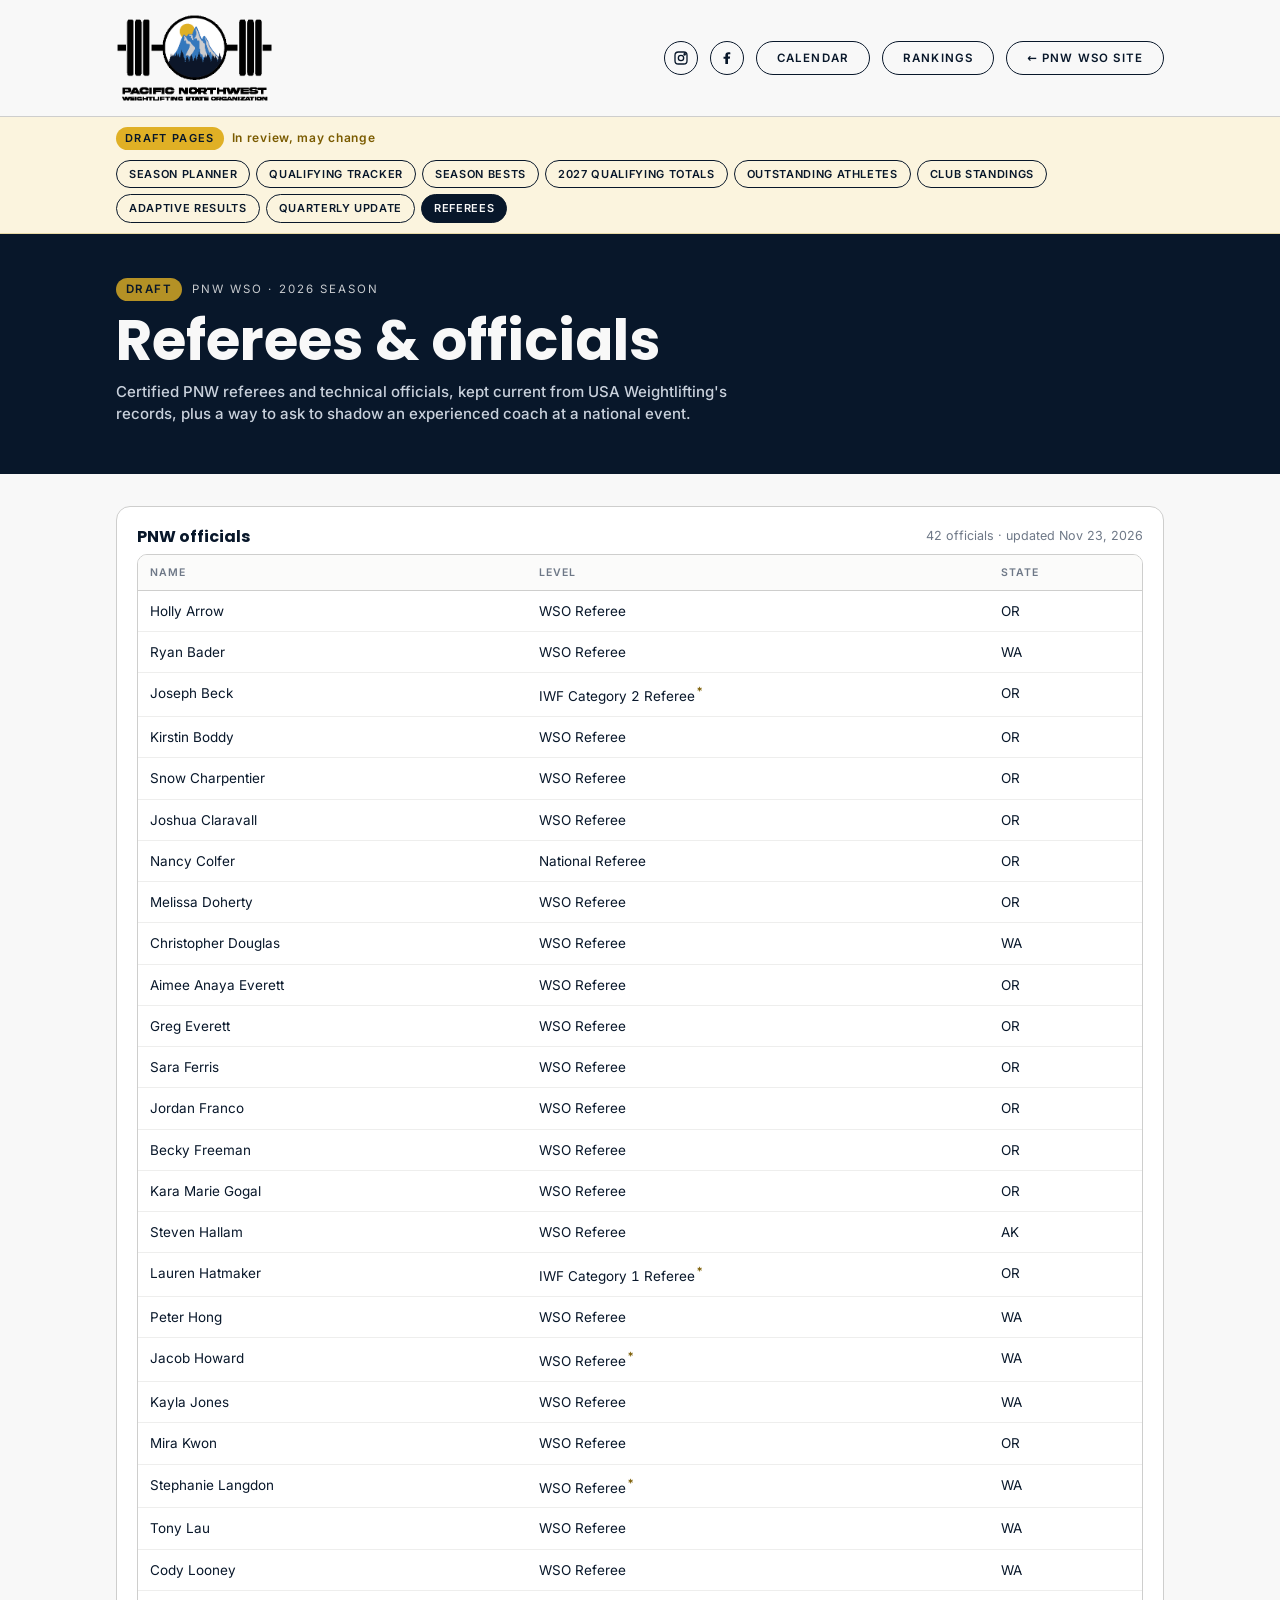
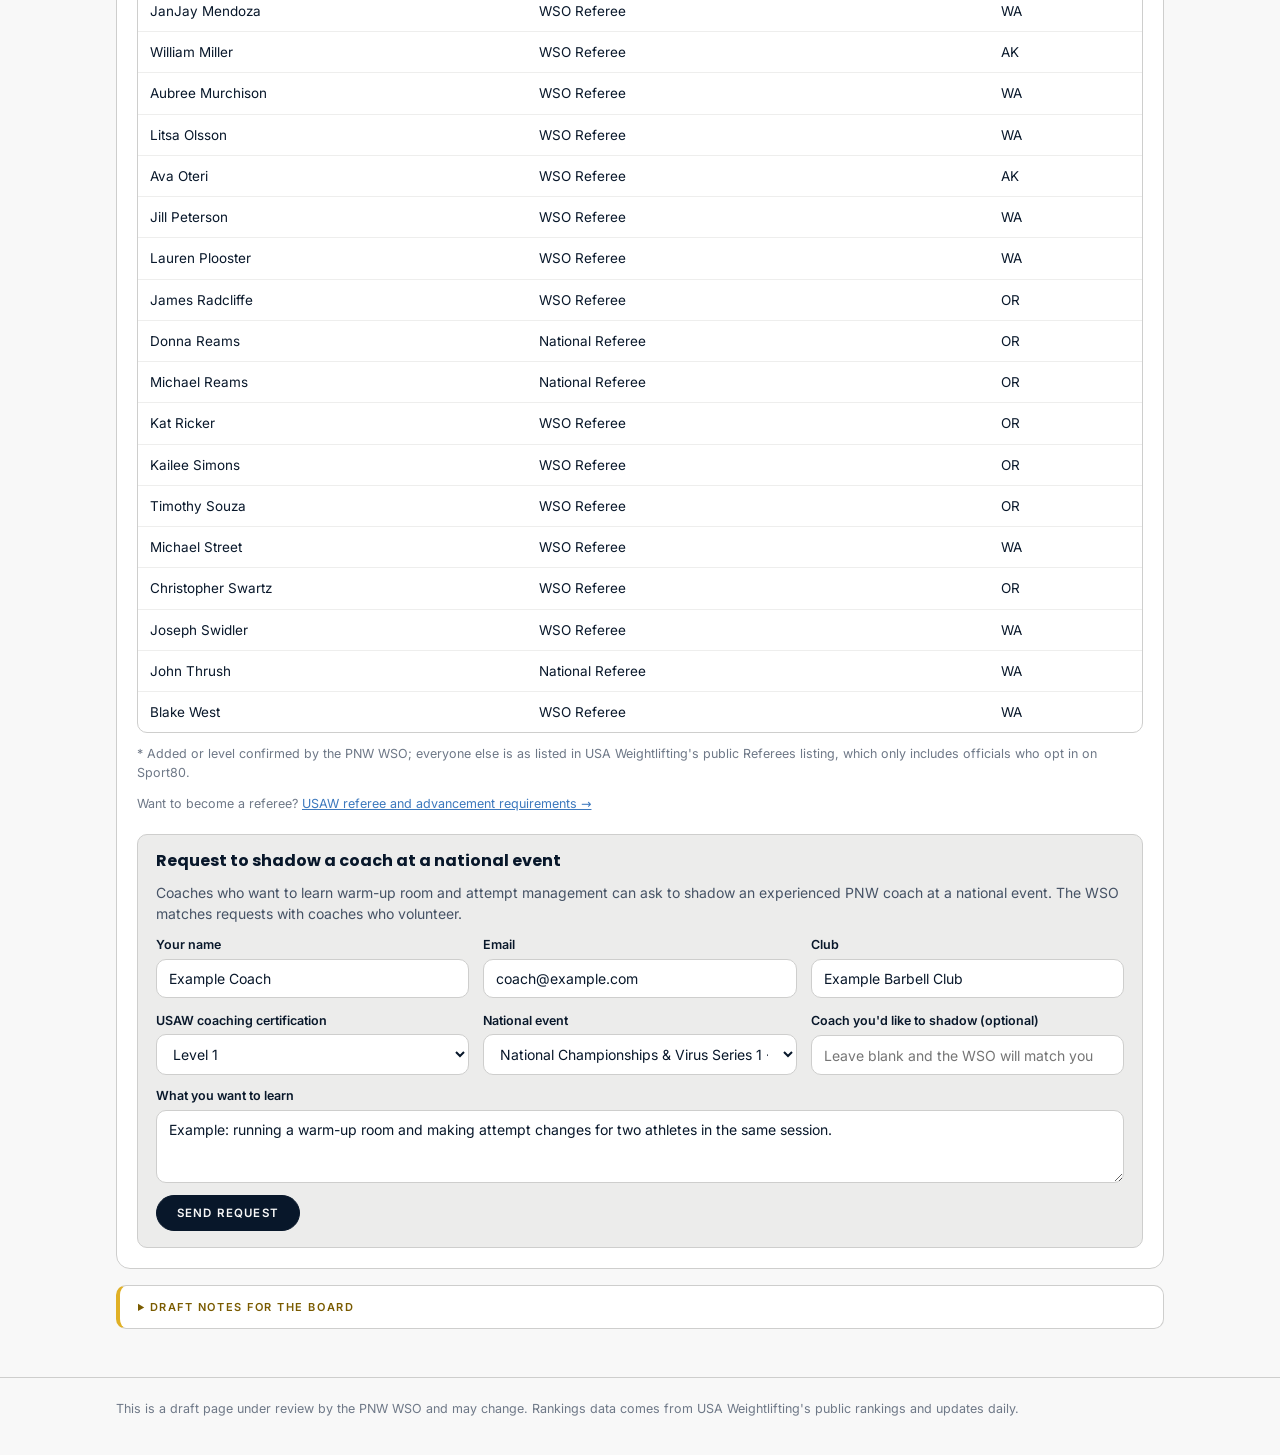
<file: referees.html>
<!DOCTYPE html>
<html lang="en">
<head>
<meta charset="UTF-8">
<meta name="viewport" content="width=device-width, initial-scale=1.0">
<title>PNW WSO Referees &amp; officials (draft)</title>
<meta name="description" content="PNW WSO referees and technical officials, and coach shadowing requests for national events.">
<meta name="robots" content="noindex">
<link rel="icon" type="image/png" sizes="64x64" href="assets/pnw-wso-mark-64.png">
<link rel="apple-touch-icon" href="assets/pnw-wso-mark-180.png">
<link rel="preload" href="assets/fonts/inter-latin-400-normal.woff2" as="font" type="font/woff2" crossorigin>
<link rel="preload" href="assets/fonts/poppins-latin-700-normal.woff2" as="font" type="font/woff2" crossorigin>
<link rel="stylesheet" href="assets/fonts/fonts.css">
<link rel="stylesheet" href="assets/new-pages.css?v=20261118c">
</head>
<body>

<div class="topbar">
  <div class="wrap topbar-inner">
    <a class="brand" href="https://www.pnwwsoweightlifting.com/" aria-label="Pacific Northwest Weightlifting State Organization — main site">
      <img class="brand-logo" src="assets/pnw-wso-logo.png" width="413" height="232" alt="Pacific Northwest Weightlifting State Organization">
    </a>
    <div class="topbar-right">
      <a class="icon-link" href="https://www.instagram.com/pnw_wso_weightlifting/" target="_blank" rel="noopener" aria-label="Instagram">
        <svg viewBox="0 0 24 24" fill="none" stroke="currentColor" stroke-width="2"><rect x="3" y="3" width="18" height="18" rx="5"/><circle cx="12" cy="12" r="4"/><circle cx="17.5" cy="6.5" r="1"/></svg>
      </a>
      <a class="icon-link" href="https://www.facebook.com/pnwwsoweightlifting" target="_blank" rel="noopener" aria-label="Facebook">
        <svg viewBox="0 0 24 24" fill="currentColor"><path d="M13.5 21v-8h2.7l.4-3.1h-3.1V8c0-.9.25-1.5 1.55-1.5H17V3.7C16.6 3.65 15.4 3.5 14 3.5c-2.8 0-4.5 1.7-4.5 4.8V10H6.8v3.1h2.7v8z"/></svg>
      </a>
      <a class="pill-btn dark" href="index.html">Calendar</a>
      <a class="pill-btn dark" href="rankings.html">Rankings</a>
      <a class="pill-btn dark" href="https://www.pnwwsoweightlifting.com/">← PNW WSO site</a>
    </div>
  </div>
</div>

<div class="hero"><div class="wrap">
  <div class="eyebrow"><span class="tag">Draft</span><span>PNW WSO · <span class="sbSeason">2026</span> season</span><span id="pgUpdated"></span></div>
  <h1>Referees &amp; officials</h1>
  <p class="sub">Certified PNW referees and technical officials, kept current from USA Weightlifting's records, plus a way to ask to shadow an experienced coach at a national event.</p>
</div></div>

<main>
<section class="feat" id="referees"><div class="wrap">
  <div class="grid">
    <div class="panel" style="display:grid;gap:20px">
      <div><div class="row" style="justify-content:space-between;margin-bottom:8px"><h3 style="font-size:16px">PNW officials</h3><span class="note" style="margin:0" id="refCount"></span></div>
        <div class="tscroll"><table><thead><tr><th>Name</th><th>Level</th><th>State</th></tr></thead><tbody id="refBody"><tr><td colspan="3" class="empty">Loading USAW's referee listing…</td></tr></tbody></table></div>
        <p class="note">* Added or level confirmed by the PNW WSO; everyone else is as listed in USA Weightlifting's public Referees listing, which only includes officials who opt in on Sport80.</p>
        <p class="note">Want to become a referee? <a href="https://usaweightlifting.org/referees/referee-and-competition-secretary-information" target="_blank" rel="noopener">USAW referee and advancement requirements →</a></p></div>
      <form class="mock" id="shForm" novalidate>
        <h3 style="font-size:16px">Request to shadow a coach at a national event</h3>
        <p style="margin:0;color:var(--dim);font-size:14px">Coaches who want to learn warm-up room and attempt management can ask to shadow an experienced PNW coach at a national event. The WSO matches requests with coaches who volunteer.</p>
        <div class="two">
          <label for="sh-name">Your name<input id="sh-name" value="Example Coach"></label>
          <label for="sh-email">Email<input id="sh-email" type="email" value="coach@example.com"></label>
          <label for="sh-club">Club<input id="sh-club" value="Example Barbell Club"></label>
          <label for="sh-cert">USAW coaching certification<select id="sh-cert"><option>None yet</option><option selected>Level 1</option><option>Level 2</option><option>Level 3 or higher</option></select></label>
          <label for="sh-event">National event<select id="sh-event"><option>National Championships &amp; Virus Series 1 · Columbus, OH · Mar 4–7, 2027</option><option>Masters &amp; University Nationals · Richmond, VA · Apr 15–18, 2027</option><option>Youth, Junior &amp; U25 Nationals · Colorado Springs, CO · June 22–27, 2027</option><option>Virus Series 2 · Fort Worth, TX · Sept 9–12, 2027</option><option>Virus Finals · San Juan, PR · Dec 2–5, 2027</option></select></label>
          <label for="sh-coach">Coach you'd like to shadow (optional)<input id="sh-coach" placeholder="Leave blank and the WSO will match you"></label>
        </div>
        <label for="sh-why">What you want to learn<textarea id="sh-why" rows="3">Example: running a warm-up room and making attempt changes for two athletes in the same session.</textarea></label>
        <div class="row"><button class="btn" type="submit">Send request</button><span class="toast" id="shMsg" aria-live="polite"></span></div>
      </form>
    </div>
    <details class="review"><summary>Draft notes for the board</summary><dl>
      <dt>Data</dt><dd>USA Weightlifting's public Referees listing on Sport80 (officials who opt in), filtered to Alaska, Oregon and Washington and refreshed with the daily update. WSO corrections and additions live in <code>data/referees-overrides.json</code>.</dd>
      <dt>Decided</dt><dd><ul><li>The list is public and kept current from USA Weightlifting's listing.</li><li>Each official's certification level is shown publicly.</li><li>No referee clinic is advertised until one is scheduled.</li><li>Shadow requests go to a Google Form like the adaptive opt-in; contact details stay private.</li></ul></dd>
      <dt>Shadowing form</dt><dd>Not connected yet. It will go to a WSO Google Form like the adaptive opt-in.</dd>
    </dl></details>
  </div>
</div></section>
</main>

<footer><div class="wrap">This is a draft page under review by the PNW WSO and may change. Rankings data comes from USA Weightlifting's public rankings and updates daily.</div></footer>
<script src="assets/draft-bar.js?v=20261118c"></script>
<script src="assets/new-pages.js?v=20261118c"></script>
</body>
</html>
</file>
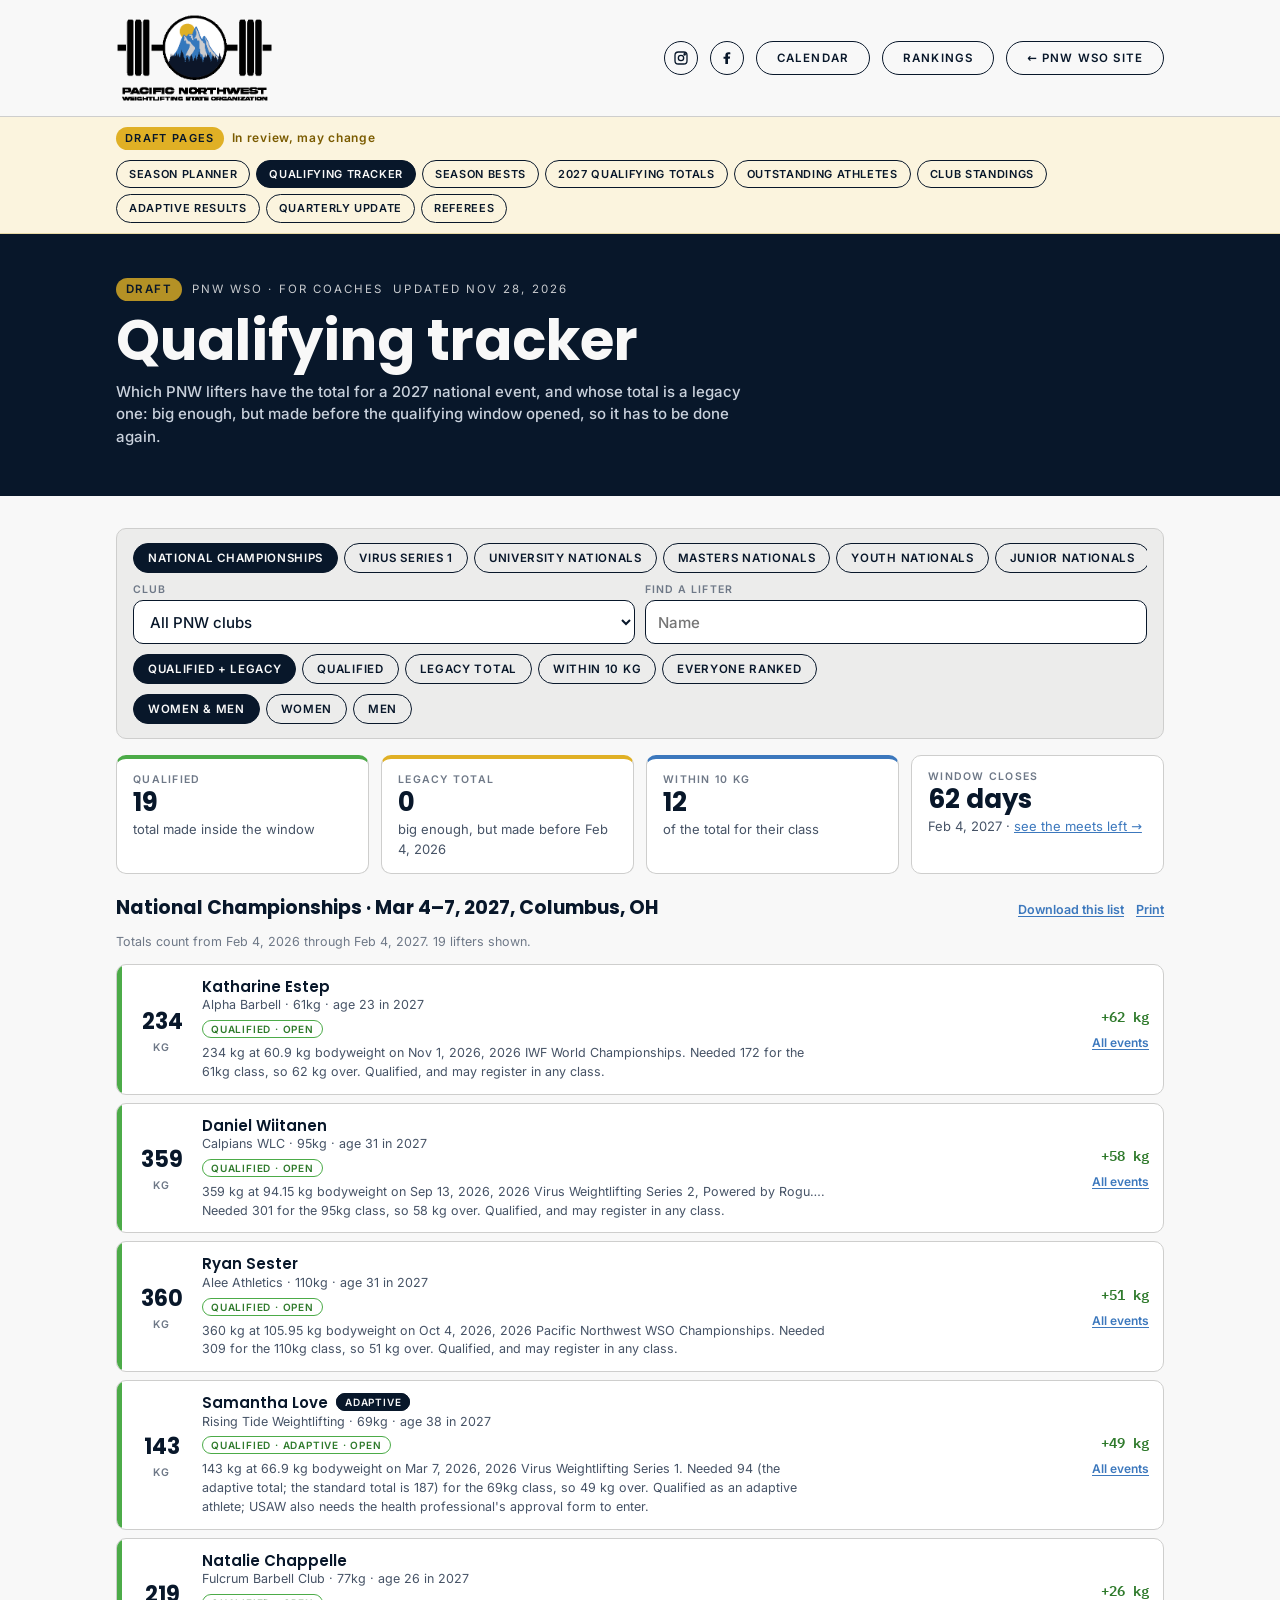
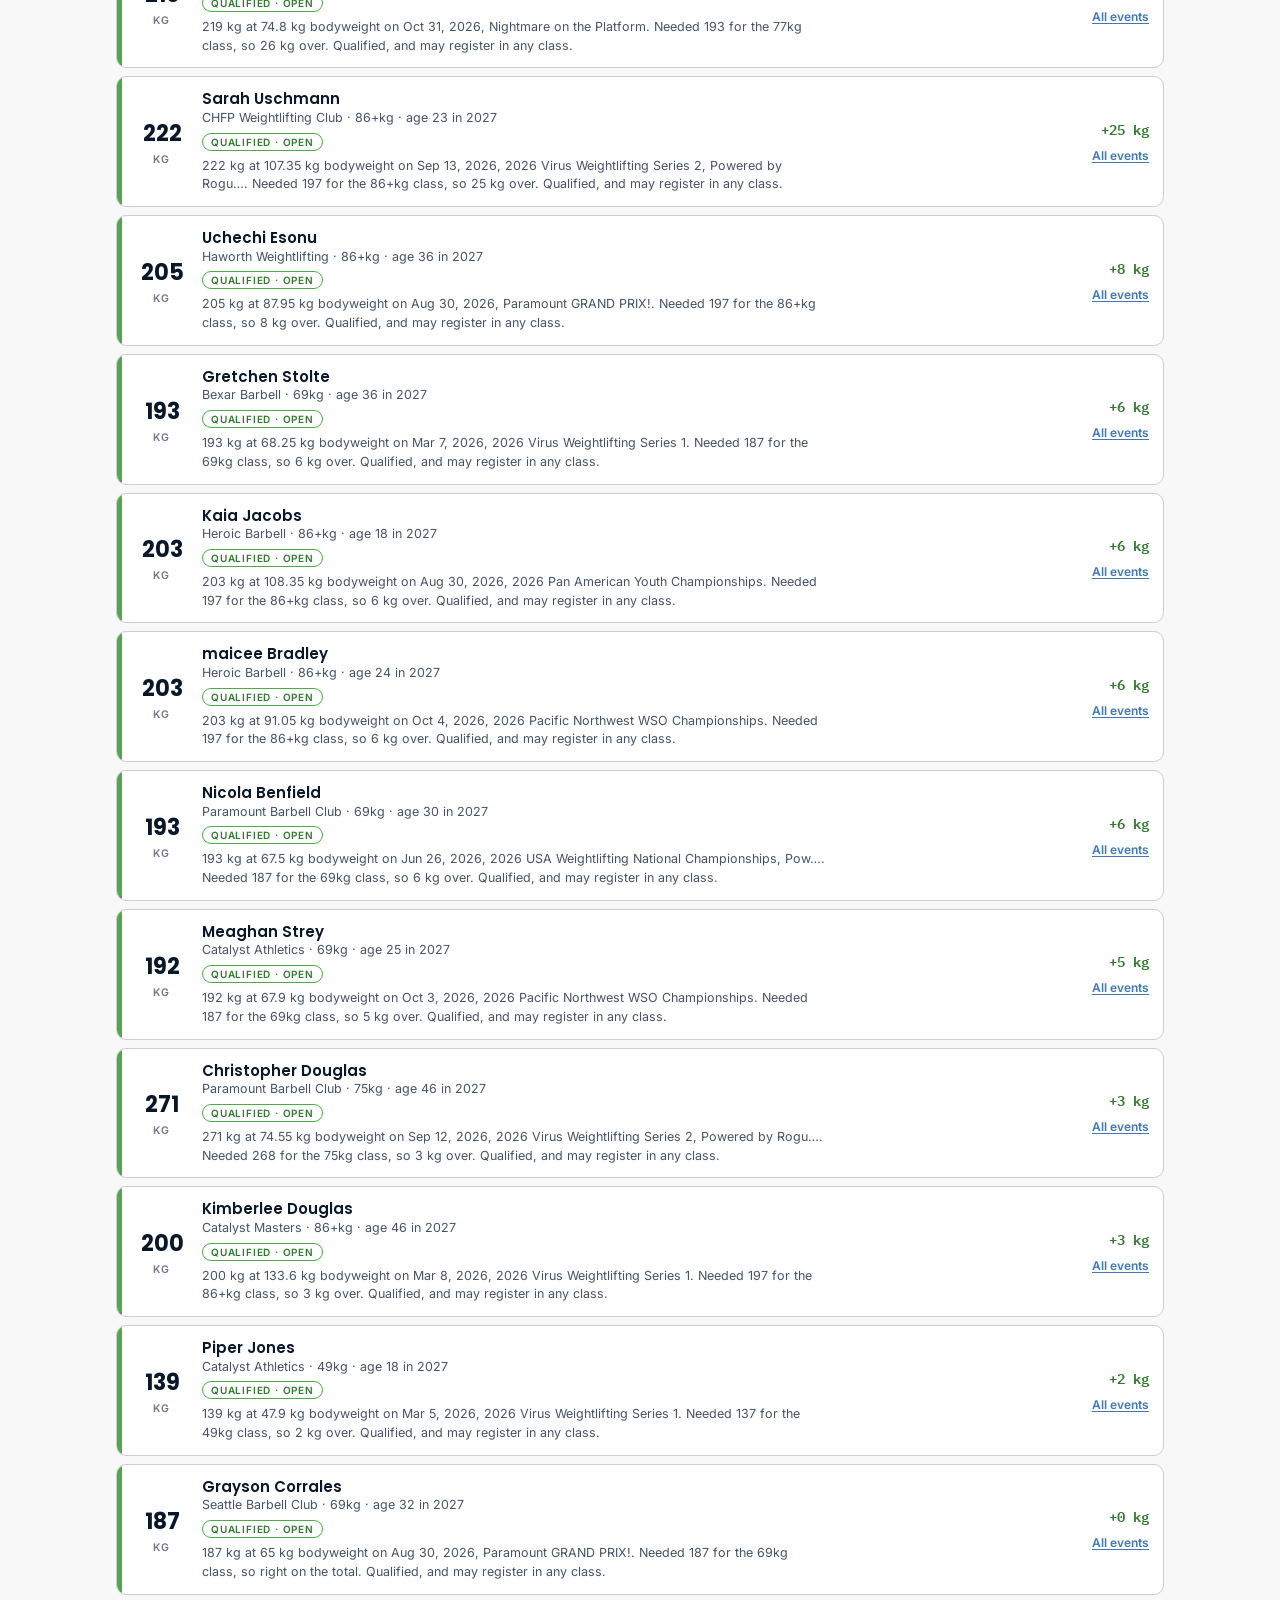
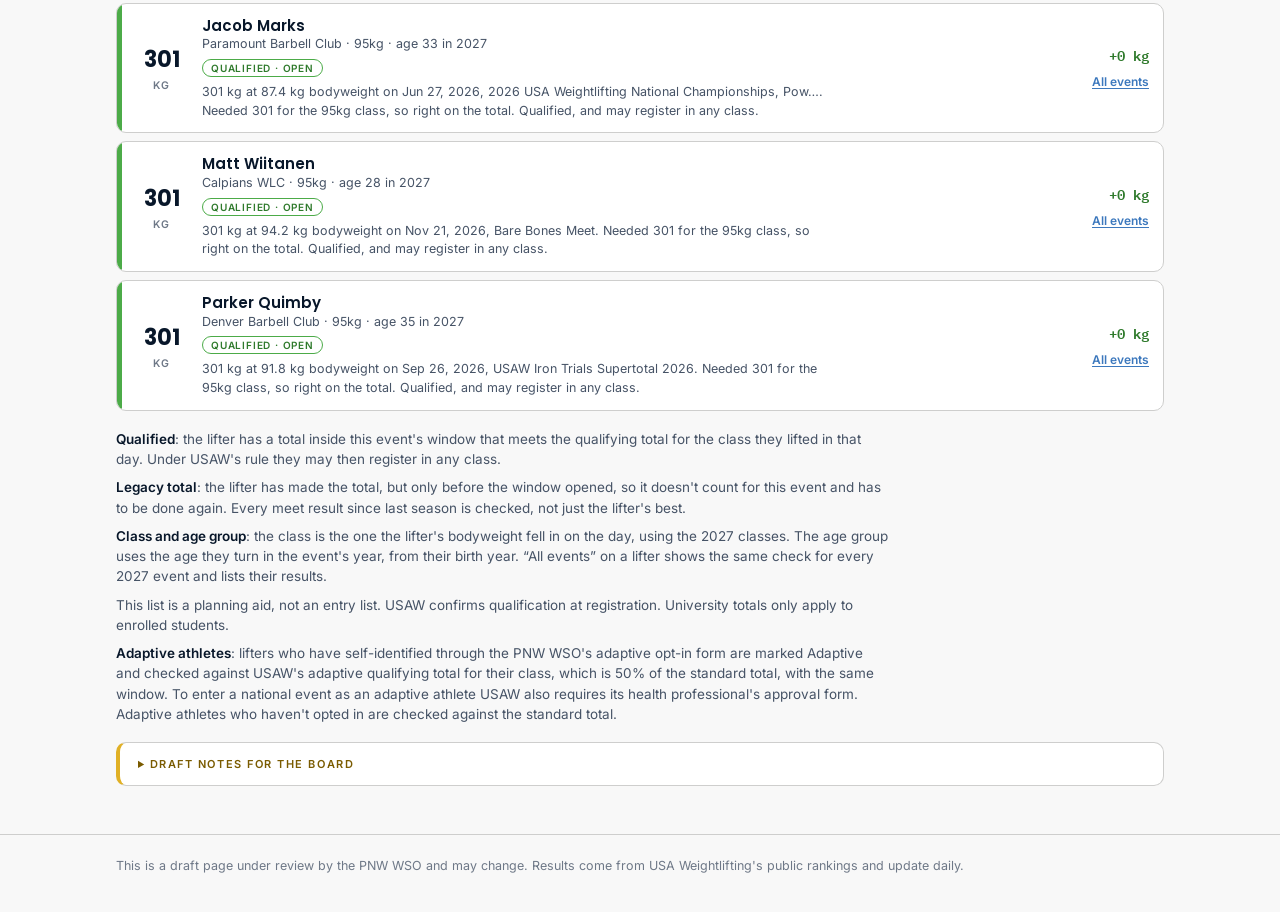
<file: roster.html>
<!DOCTYPE html>
<html lang="en">
<head>
<meta charset="UTF-8">
<meta name="viewport" content="width=device-width, initial-scale=1.0, viewport-fit=cover">
<title>PNW WSO qualifying tracker (draft)</title>
<meta name="description" content="For PNW coaches: which lifters have made a 2027 USA Weightlifting qualifying total inside the qualifying window, and whose total was made too early to count.">
<meta name="robots" content="noindex">
<link rel="icon" type="image/png" sizes="64x64" href="assets/pnw-wso-mark-64.png">
<link rel="apple-touch-icon" href="assets/pnw-wso-mark-180.png">
<link rel="preload" href="assets/fonts/inter-latin-400-normal.woff2" as="font" type="font/woff2" crossorigin>
<link rel="preload" href="assets/fonts/poppins-latin-700-normal.woff2" as="font" type="font/woff2" crossorigin>
<link rel="stylesheet" href="assets/fonts/fonts.css">
<link rel="stylesheet" href="assets/new-pages.css?v=20261118c">
</head>
<body>

<div class="topbar">
  <div class="wrap topbar-inner">
    <a class="brand" href="https://www.pnwwsoweightlifting.com/" aria-label="Pacific Northwest Weightlifting State Organization — main site">
      <img class="brand-logo" src="assets/pnw-wso-logo.png" width="413" height="232" alt="Pacific Northwest Weightlifting State Organization">
    </a>
    <div class="topbar-right">
      <a class="icon-link" href="https://www.instagram.com/pnw_wso_weightlifting/" target="_blank" rel="noopener" aria-label="Instagram">
        <svg viewBox="0 0 24 24" fill="none" stroke="currentColor" stroke-width="2"><rect x="3" y="3" width="18" height="18" rx="5"/><circle cx="12" cy="12" r="4"/><circle cx="17.5" cy="6.5" r="1"/></svg>
      </a>
      <a class="icon-link" href="https://www.facebook.com/pnwwsoweightlifting" target="_blank" rel="noopener" aria-label="Facebook">
        <svg viewBox="0 0 24 24" fill="currentColor"><path d="M13.5 21v-8h2.7l.4-3.1h-3.1V8c0-.9.25-1.5 1.55-1.5H17V3.7C16.6 3.65 15.4 3.5 14 3.5c-2.8 0-4.5 1.7-4.5 4.8V10H6.8v3.1h2.7v8z"/></svg>
      </a>
      <a class="pill-btn dark" href="index.html">Calendar</a>
      <a class="pill-btn dark" href="rankings.html">Rankings</a>
      <a class="pill-btn dark" href="https://www.pnwwsoweightlifting.com/">← PNW WSO site</a>
    </div>
  </div>
</div>

<div class="hero"><div class="wrap">
  <div class="eyebrow"><span class="tag">Draft</span><span>PNW WSO · for coaches</span><span id="pgUpdated"></span></div>
  <h1>Qualifying tracker</h1>
  <p class="sub">Which PNW lifters have the total for a 2027 national event, and whose total is a legacy one: big enough, but made before the qualifying window opened, so it has to be done again.</p>
</div></div>

<main>
<section class="feat" id="tracker" data-needs="new-pages"><div class="wrap">
  <div class="filters">
    <div class="tabs scrollx" role="group" aria-label="National event" id="rtEvent"></div>
    <div class="fields">
      <label for="rtClub">Club<select id="rtClub"></select></label>
      <label for="rtSearch">Find a lifter<input id="rtSearch" type="search" placeholder="Name" autocomplete="off"></label>
    </div>
    <div class="tabs scrollx" role="group" aria-label="Show" id="rtShow">
      <button type="button" data-k="list" aria-pressed="true">Qualified + legacy</button>
      <button type="button" data-k="q" aria-pressed="false">Qualified</button>
      <button type="button" data-k="l" aria-pressed="false">Legacy total</button>
      <button type="button" data-k="c" aria-pressed="false">Within 10 kg</button>
      <button type="button" data-k="all" aria-pressed="false">Everyone ranked</button>
    </div>
    <div class="tabs" role="group" aria-label="Gender" id="rtSex">
      <button type="button" data-k="A" aria-pressed="true">Women &amp; men</button>
      <button type="button" data-k="W" aria-pressed="false">Women</button>
      <button type="button" data-k="M" aria-pressed="false">Men</button>
    </div>
  </div>

  <div class="stats" id="rtStats"></div>

  <div class="sec-h"><h2 id="rtHead"></h2><span><button type="button" class="linkbtn" id="rtCsv">Download this list</button> &nbsp; <button type="button" class="linkbtn" id="rtPrint">Print</button></span></div>
  <p class="note" id="rtSub" style="margin:0 0 12px"></p>
  <ul class="agenda" id="rtList"><li class="empty">Loading the rankings…</li></ul>

  <ul class="key">
    <li><b>Qualified</b>: the lifter has a total inside this event's window that meets the qualifying total for the class they lifted in that day. Under USAW's rule they may then register in any class.</li>
    <li id="rtLegacyKey"><b>Legacy total</b>: the lifter has made the total, but only before the window opened, so it doesn't count for this event and has to be done again. Every meet result since last season is checked, not just the lifter's best.</li>
    <li><b>Class and age group</b>: the class is the one the lifter's bodyweight fell in on the day, using the 2027 classes. The age group uses the age they turn in the event's year, from their birth year. “All events” on a lifter shows the same check for every 2027 event and lists their results.</li>
    <li>This list is a planning aid, not an entry list. USAW confirms qualification at registration. University totals only apply to enrolled students.</li>
    <li><b>Adaptive athletes</b>: lifters who have self-identified through the PNW WSO's adaptive opt-in form are marked Adaptive and checked against USAW's adaptive qualifying total for their class, which is 50% of the standard total, with the same window. To enter a national event as an adaptive athlete USAW also requires its health professional's approval form. Adaptive athletes who haven't opted in are checked against the standard total.</li>
  </ul>

  <details class="review" style="margin-top:18px"><summary>Draft notes for the board</summary><dl>
    <dt>Data</dt><dd>Nothing is typed in by hand. Every meet result since January 1 of last season, and each lifter's birth year, are saved daily to <code>data/results.json</code> from the public results table on each lifter's USAW rankings profile. Qualifying totals are read daily from USAW's own PDF into <code>data/qualifying-2027.json</code>.</dd>
    <dt>Rule used</dt><dd>From USAW's 2027 qualifying totals page: the total must be posted inside the event's qualification period, and a lifter who makes the qualifying total for the class they lifted in can register in that or any other class. A total that misses the standard for the class it was made in can't be used for a lighter class.</dd>
    <dt>Adaptive</dt><dd>The opt-in list is <code>data/adaptive.json</code>, the same one the rankings page uses. Adaptive totals are the ones USAW prints in its qualifying totals PDF (50% of the standard total, rounded by USAW). Only the word “Adaptive” is shown, never the category.</dd>
    <dt>Limits</dt><dd><ul><li>Results appear here when USAW adds them to its rankings, which can lag a meet, especially international ones.</li><li>Totals made before August 1, 2026 were lifted in the old classes; they are checked against the 2027 class their bodyweight falls in.</li><li>Qualifying windows and event dates are still the ones entered from USAW's August 6, 2026 announcement. USAW's event pages are read daily for registration dates, but not every event has a page yet.</li><li>Age ranges used: Junior 15–20, U25 15–25, University 17–28, Youth 17 and under, Masters 35 and up.</li></ul></dd>
  </dl></details>
</div></section>
</main>

<footer><div class="wrap">This is a draft page under review by the PNW WSO and may change. Results come from USA Weightlifting's public rankings and update daily.</div></footer>
<script src="assets/draft-bar.js?v=20261118c"></script>
<script src="assets/new-pages.js?v=20261118c"></script>
</body>
</html>
</file>
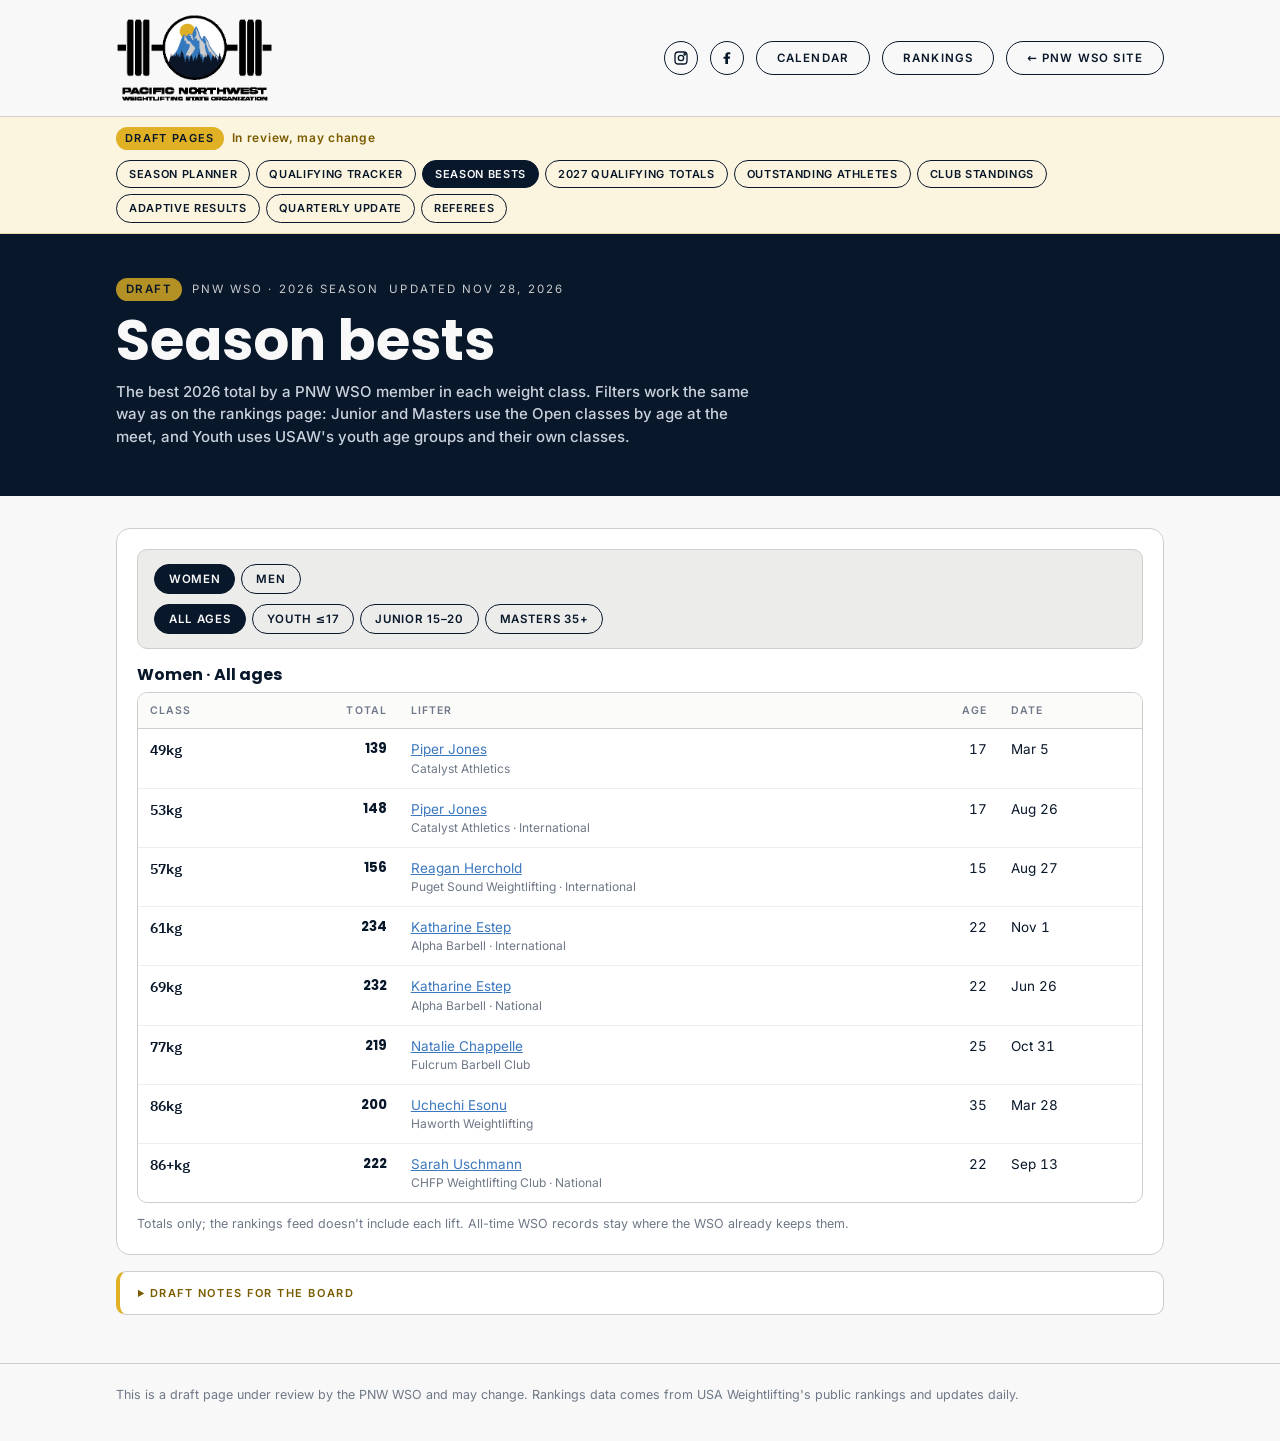
<file: season-bests.html>
<!DOCTYPE html>
<html lang="en">
<head>
<meta charset="UTF-8">
<meta name="viewport" content="width=device-width, initial-scale=1.0">
<title>PNW WSO Season bests (draft)</title>
<meta name="description" content="Best 2026 totals by PNW WSO members in each weight class, by age group.">
<meta name="robots" content="noindex">
<link rel="icon" type="image/png" sizes="64x64" href="assets/pnw-wso-mark-64.png">
<link rel="apple-touch-icon" href="assets/pnw-wso-mark-180.png">
<link rel="preload" href="assets/fonts/inter-latin-400-normal.woff2" as="font" type="font/woff2" crossorigin>
<link rel="preload" href="assets/fonts/poppins-latin-700-normal.woff2" as="font" type="font/woff2" crossorigin>
<link rel="stylesheet" href="assets/fonts/fonts.css">
<link rel="stylesheet" href="assets/new-pages.css?v=20261118c">
</head>
<body>

<div class="topbar">
  <div class="wrap topbar-inner">
    <a class="brand" href="https://www.pnwwsoweightlifting.com/" aria-label="Pacific Northwest Weightlifting State Organization — main site">
      <img class="brand-logo" src="assets/pnw-wso-logo.png" width="413" height="232" alt="Pacific Northwest Weightlifting State Organization">
    </a>
    <div class="topbar-right">
      <a class="icon-link" href="https://www.instagram.com/pnw_wso_weightlifting/" target="_blank" rel="noopener" aria-label="Instagram">
        <svg viewBox="0 0 24 24" fill="none" stroke="currentColor" stroke-width="2"><rect x="3" y="3" width="18" height="18" rx="5"/><circle cx="12" cy="12" r="4"/><circle cx="17.5" cy="6.5" r="1"/></svg>
      </a>
      <a class="icon-link" href="https://www.facebook.com/pnwwsoweightlifting" target="_blank" rel="noopener" aria-label="Facebook">
        <svg viewBox="0 0 24 24" fill="currentColor"><path d="M13.5 21v-8h2.7l.4-3.1h-3.1V8c0-.9.25-1.5 1.55-1.5H17V3.7C16.6 3.65 15.4 3.5 14 3.5c-2.8 0-4.5 1.7-4.5 4.8V10H6.8v3.1h2.7v8z"/></svg>
      </a>
      <a class="pill-btn dark" href="index.html">Calendar</a>
      <a class="pill-btn dark" href="rankings.html">Rankings</a>
      <a class="pill-btn dark" href="https://www.pnwwsoweightlifting.com/">← PNW WSO site</a>
    </div>
  </div>
</div>

<div class="hero"><div class="wrap">
  <div class="eyebrow"><span class="tag">Draft</span><span>PNW WSO · <span class="sbSeason">2026</span> season</span><span id="pgUpdated"></span></div>
  <h1>Season bests</h1>
  <p class="sub">The best <span class="sbSeason"></span> total by a PNW WSO member in each weight class. Filters work the same way as on the rankings page: Junior and Masters use the Open classes by age at the meet, and Youth uses USAW's youth age groups and their own classes.</p>
</div></div>

<main>
<section class="feat" id="records" data-needs="new-pages"><div class="wrap">
  <div class="grid">
    <div class="panel">
      <div class="filters">
        <div class="tabs" role="group" aria-label="Gender" id="sbSex">
          <button type="button" data-k="W" aria-pressed="true">Women</button>
          <button type="button" data-k="M" aria-pressed="false">Men</button>
        </div>
        <div class="tabs" role="group" aria-label="Age group" id="sbAge">
          <button type="button" data-k="all" aria-pressed="true">All ages</button>
          <button type="button" data-k="youth" aria-pressed="false">Youth ≤17</button>
          <button type="button" data-k="junior" aria-pressed="false">Junior 15–20</button>
          <button type="button" data-k="masters" aria-pressed="false">Masters 35+</button>
        </div>
        <div class="tabs sub" role="group" aria-label="Youth age group" id="sbYouth" hidden></div>
      </div>
      <h3 class="sbHead" id="sbHead"></h3>
      <div class="tscroll"><table><thead><tr><th>Class</th><th class="num">Total</th><th>Lifter</th><th class="num">Age</th><th>Date</th></tr></thead><tbody id="recBody"></tbody></table></div>
      <p class="note">Totals only; the rankings feed doesn't include each lift. All-time WSO records stay where the WSO already keeps them.</p>
    </div>
    <details class="review"><summary>Draft notes for the board</summary><dl>
      <dt>Data</dt><dd>Already in <code>rankings.json</code>, which only includes PNW WSO members, so no extra eligibility check is needed.</dd>
      <dt>Status</dt><dd>No open decisions.</dd>
    </dl></details>
  </div>
</div></section>
</main>

<footer><div class="wrap">This is a draft page under review by the PNW WSO and may change. Rankings data comes from USA Weightlifting's public rankings and updates daily.</div></footer>
<script src="assets/draft-bar.js?v=20261118c"></script>
<script src="assets/new-pages.js?v=20261118c"></script>
</body>
</html>
</file>
<file: assets/fonts/fonts.css>
/* Self-hosted web fonts (latin subset), so pages don't wait on Google Fonts. SIL OFL, see LICENSE-*.txt. */
@font-face{font-family:'Poppins';font-style:normal;font-weight:500;font-display:swap;src:url('poppins-latin-500-normal.woff2') format('woff2');}
@font-face{font-family:'Poppins';font-style:normal;font-weight:600;font-display:swap;src:url('poppins-latin-600-normal.woff2') format('woff2');}
@font-face{font-family:'Poppins';font-style:normal;font-weight:700;font-display:swap;src:url('poppins-latin-700-normal.woff2') format('woff2');}
@font-face{font-family:'Poppins';font-style:normal;font-weight:800;font-display:swap;src:url('poppins-latin-800-normal.woff2') format('woff2');}
@font-face{font-family:'Inter';font-style:normal;font-weight:400;font-display:swap;src:url('inter-latin-400-normal.woff2') format('woff2');}
@font-face{font-family:'Inter';font-style:normal;font-weight:500;font-display:swap;src:url('inter-latin-500-normal.woff2') format('woff2');}
@font-face{font-family:'Inter';font-style:normal;font-weight:600;font-display:swap;src:url('inter-latin-600-normal.woff2') format('woff2');}
@font-face{font-family:'IBM Plex Mono';font-style:normal;font-weight:400;font-display:swap;src:url('ibm-plex-mono-latin-400-normal.woff2') format('woff2');}
@font-face{font-family:'IBM Plex Mono';font-style:normal;font-weight:500;font-display:swap;src:url('ibm-plex-mono-latin-500-normal.woff2') format('woff2');}
@font-face{font-family:'IBM Plex Mono';font-style:normal;font-weight:600;font-display:swap;src:url('ibm-plex-mono-latin-600-normal.woff2') format('woff2');}
</file>
<file: assets/new-pages.css>
/* Shared styles for the PNW WSO draft pages. Brand tokens match index.html and rankings.html. */
/* PNW WSO Brand Guidelines palette, same tokens as the live calendar and rankings pages. Light theme only, like the live site. */
:root{
  --brand-navy:#08172A; --brand-blue:#3C78BD; --brand-red:#B22024; --brand-green:#4CAB48; --brand-gold:#E0B025; --brand-grey:#CECECD; --brand-white:#F8F8F8;
  --bg:var(--brand-white); --bg-2:#ECECEB; --card:#FFFFFF; --ink:var(--brand-navy); --dim:#465366; --faint:#6E7887; --rule:var(--brand-grey); --row:#EEEEED;
  --gold-ink:#7A5B00; --gold-soft:#FBF4DE; --green-ink:#2F7A2C;
  --display:'Poppins',system-ui,sans-serif; --body:'Inter',system-ui,sans-serif; --mono:'IBM Plex Mono',ui-monospace,monospace;
  --radius:14px; --radius-sm:10px; --wrap:1080px; color-scheme:light;
}
*{box-sizing:border-box}
html,body{margin:0;padding:0}
[hidden]{display:none!important}
body{background:var(--bg);color:var(--ink);font-family:var(--body);font-size:15px;line-height:1.5;-webkit-font-smoothing:antialiased}
h1,h2,h3,h4{font-family:var(--display);font-weight:700;margin:0;text-wrap:balance;line-height:1.2}
a{color:var(--brand-blue)}
.wrap{max-width:var(--wrap);margin:0 auto;padding-left:max(16px,env(safe-area-inset-left,0px));padding-right:max(16px,env(safe-area-inset-right,0px))}
/* top bar: same as the calendar and rankings pages */
.topbar{background:var(--bg);border-bottom:1px solid var(--rule);padding:14px 0}
.topbar-inner{display:flex;align-items:center;justify-content:space-between;gap:20px;flex-wrap:wrap}
.brand{display:flex;align-items:center;text-decoration:none}
.brand-logo{display:block;height:88px;width:auto;max-width:100%}
.topbar-right{display:flex;align-items:center;gap:12px;flex-wrap:wrap}
.icon-link{width:34px;height:34px;border:1.5px solid var(--ink);border-radius:50%;display:flex;align-items:center;justify-content:center;text-decoration:none;flex-shrink:0;color:var(--ink)}
.icon-link svg{width:16px;height:16px}
.pill-btn{display:inline-flex;align-items:center;gap:6px;border:1.5px solid currentColor;border-radius:999px;padding:9px 20px;font:600 11.5px var(--body);letter-spacing:.1em;text-transform:uppercase;text-decoration:none;background:transparent;white-space:nowrap}
.pill-btn.dark{color:var(--ink)}
.pill-btn.dark:hover{background:var(--ink);color:var(--bg)}
.pill-btn:focus-visible,button:focus-visible,input:focus-visible,select:focus-visible,textarea:focus-visible,a:focus-visible{outline:2px solid var(--brand-gold);outline-offset:2px}
/* hero */
.hero{background:var(--brand-navy);color:var(--brand-white)}
.hero .wrap{padding-block:44px 48px;display:flex;flex-direction:column;gap:12px}
.hero .eyebrow{font-size:11.5px;letter-spacing:.18em;text-transform:uppercase;opacity:.8;display:flex;gap:10px;align-items:center;flex-wrap:wrap}
.hero .eyebrow .tag{background:var(--brand-gold);color:var(--brand-navy);font-weight:700;letter-spacing:.12em;padding:3px 10px;border-radius:999px;opacity:1}
.hero h1{font-size:clamp(32px,5.5vw,56px);line-height:1;color:var(--brand-white)}
.hero .sub{margin:0;max-width:640px;font-size:15px;font-weight:500;color:#C9D1DC}
/* sections */
section.feat{padding-block:32px 48px}
.feat-head{display:flex;flex-wrap:wrap;align-items:baseline;gap:8px 14px;padding-bottom:12px;border-bottom:1px solid var(--rule);margin-bottom:16px}
.feat-head h2{font-size:24px}
.pill{font:600 10.5px var(--body);letter-spacing:.1em;text-transform:uppercase;padding:4px 10px;border-radius:999px;border:1.5px solid var(--rule);color:var(--dim)}
.pill.auto{border-color:var(--brand-green);color:var(--green-ink)}
.pill.manual{border-color:var(--brand-gold);color:var(--gold-ink)}
.lede{color:var(--dim);max-width:70ch;margin:0 0 22px;font-size:14px}
.grid{display:grid;grid-template-columns:minmax(0,1fr);gap:16px;align-items:start}
.panel{background:var(--card);border:1px solid var(--rule);border-radius:var(--radius);padding:20px;min-width:0}
/* board review notes: collapsed under the content so the page itself gets the full width */
.review{background:var(--card);border:1px solid var(--rule);border-left:4px solid var(--brand-gold);border-radius:var(--radius-sm);padding:0 18px;font-size:13.5px}
.review summary{font:600 11px var(--body);letter-spacing:.14em;text-transform:uppercase;color:var(--gold-ink);padding:14px 0;cursor:pointer}
.review[open]{padding-bottom:16px}
.review dl{max-width:80ch}
.review dl{margin:0;display:grid;gap:10px}
.review dt{font-weight:600}
.review dd{margin:0;color:var(--dim)}
.review ul{margin:4px 0 0;padding-left:18px;color:var(--dim)}
/* filter buttons, same as the rankings page */
.filters{display:grid;gap:10px;margin-bottom:16px;padding:14px 16px;background:var(--bg-2);border:1px solid var(--rule);border-radius:var(--radius-sm)}
.tabs{display:flex;flex-wrap:wrap;gap:6px;margin-bottom:14px}
.filters .tabs{margin:0}
.tabs button{border:1.5px solid var(--ink);background:transparent;color:var(--ink);border-radius:999px;padding:7px 14px;font:600 11.5px var(--body);letter-spacing:.06em;text-transform:uppercase;cursor:pointer}
.tabs button:hover{background:var(--card)}
.tabs button[aria-pressed="true"]{background:var(--ink);color:var(--bg)}
.tabs button:disabled{opacity:.45;cursor:default}
.tabs.sub{padding-left:12px;border-left:3px solid var(--brand-blue)}
.tabs.sub button{font-family:var(--mono);letter-spacing:0;text-transform:none;font-size:12.5px;padding:6px 12px}
.sbHead{font-size:16px;margin:0 0 8px}
/* tables */
.tscroll{overflow-x:auto;border:1px solid var(--rule);border-radius:var(--radius-sm);background:var(--card)}
table{width:100%;border-collapse:collapse;font-size:13.5px;font-variant-numeric:tabular-nums}
th{font:600 10.5px var(--body);letter-spacing:.1em;text-transform:uppercase;color:var(--faint);text-align:left;padding:11px 12px;border-bottom:1px solid var(--rule);background:#FBFBFA;white-space:nowrap}
td{padding:10px 12px;border-bottom:1px solid var(--row);vertical-align:top}
tr:last-child td{border-bottom:0}
td.num,th.num{text-align:right}
td.kg{font-family:var(--display);font-weight:700;text-align:right;white-space:nowrap}
td.wcls{font-family:var(--mono);font-weight:600;white-space:nowrap}
.club{color:var(--faint);font-size:12px}
.empty{color:var(--faint);font-style:italic}
.note{font-size:12.5px;color:var(--faint);margin:12px 0 0}
/* award cards, styled like the rankings page's class leaders */
.awards{display:grid;grid-template-columns:repeat(auto-fill,minmax(230px,1fr));gap:12px}
.aw{position:relative;overflow:hidden;border:1px solid var(--rule);border-radius:var(--radius-sm);padding:14px 16px 14px 19px;background:var(--card);display:flex;flex-direction:column;gap:5px}
.aw::before{content:"";position:absolute;left:0;top:0;bottom:0;width:5px;background:var(--brand-blue)}
.aw.m::before{background:var(--brand-red)}
.aw.adp::before{background:var(--brand-green)}
.aw .cat{font:600 10.5px var(--body);letter-spacing:.12em;text-transform:uppercase;color:var(--faint)}
.aw .who{font:600 16px var(--display);line-height:1.25}
.aw .who a{color:var(--ink);text-decoration:none}
.aw .who a:hover{text-decoration:underline}
.aw .meta{font-size:12.5px;color:var(--dim)}
.aw .sinc{font:700 22px var(--display)}
.aw .sinc small{font:500 11.5px var(--body);color:var(--faint)}
.aw ol{margin:4px 0 0;padding-left:18px;font-size:12.5px;color:var(--dim)}
.est{color:var(--gold-ink);font-weight:700;margin-left:1px}.estnote{font-size:12px;color:var(--gold-ink);margin:4px 0 0}
.improved{border:1.5px dashed var(--brand-green);border-radius:var(--radius-sm);padding:14px 16px;background:var(--card)}
.improved p{margin:6px 0 0;color:var(--dim);font-size:14px;max-width:72ch}
/* club standings */
.bar{height:8px;border-radius:4px;background:var(--brand-blue)}
.barcell{width:38%;min-width:90px}
.clubrow{cursor:pointer}.clubrow:hover td,.clubrow:focus-visible td{background:var(--bg-2)}
.scorers td{font-size:13px;line-height:1.7;background:var(--bg-2)}
.row{display:flex;flex-wrap:wrap;gap:8px;align-items:center}
.two{display:grid;grid-template-columns:repeat(auto-fit,minmax(240px,1fr));gap:14px}
/* letter */
.letter{background:var(--card);border:1px solid var(--rule);border-top:4px solid var(--brand-navy);border-radius:var(--radius-sm);padding:24px 26px;max-width:70ch;font-size:15px;line-height:1.65}
.letter p{margin:0 0 12px}
.letter h4{font:600 12px var(--body);letter-spacing:.14em;text-transform:uppercase;color:var(--brand-blue);margin:22px 0 6px}
.letter ul{margin:0 0 12px;padding-left:22px}
.letter li{margin-bottom:5px;padding-left:2px}
.lt-sub{font:600 11.5px var(--body)!important;letter-spacing:.1em;text-transform:uppercase;color:var(--faint);margin-bottom:16px!important}
.ph{background:var(--gold-soft);color:var(--gold-ink);padding:0 4px;border-radius:4px;font-weight:600}
.chart svg{width:100%;height:auto;display:block}
/* buttons and forms */
.btn{font:600 11.5px var(--body);letter-spacing:.1em;text-transform:uppercase;background:var(--ink);color:var(--bg);border:1.5px solid var(--ink);border-radius:999px;padding:10px 20px;cursor:pointer}
.btn:hover{background:transparent;color:var(--ink)}
.toast{font-size:13px;color:var(--green-ink);font-weight:600}
form.mock{display:grid;gap:12px;background:var(--bg-2);border:1px solid var(--rule);border-radius:var(--radius-sm);padding:16px 18px}
form.mock label{display:grid;gap:4px;font-size:12.5px;font-weight:600}
form.mock input,form.mock select,form.mock textarea{font:400 14px var(--body);padding:10px 12px;border:1.5px solid var(--rule);border-radius:var(--radius-sm);background:var(--card);color:var(--ink);width:100%}
form.mock input:focus,form.mock select:focus,form.mock textarea:focus{outline:none;border-color:var(--brand-blue)}
.qt-events{margin-top:10px}
footer{border-top:1px solid var(--rule)}
footer .wrap{padding-block:22px 36px;color:var(--faint);font-size:12.5px}
/* sticky first column for tables that scroll sideways */
table.stick th:first-child,table.stick td:first-child{position:sticky;left:0;z-index:1;background:var(--card);box-shadow:1px 0 0 var(--row)}
table.stick th:first-child{background:#FBFBFA}
#qtTable th{white-space:normal;line-height:1.35;vertical-align:bottom}
#qtTable th small{display:block;font:500 10.5px var(--mono);letter-spacing:0;text-transform:none;color:var(--dim);margin-top:2px}
/* qualifying totals: one card per event with its window and the meets left */
.qt-events{margin-top:14px;display:grid;grid-template-columns:repeat(auto-fit,minmax(min(100%,250px),1fr));gap:10px}

/* ---------- season planner ---------- */
.stats{display:grid;grid-template-columns:repeat(auto-fit,minmax(min(100%,210px),1fr));gap:12px;margin-bottom:22px}
.stat{background:var(--card);border:1px solid var(--rule);border-radius:var(--radius-sm);padding:14px 16px;display:flex;flex-direction:column;gap:2px;min-width:0}
.stat .k{font:600 10.5px var(--body);letter-spacing:.12em;text-transform:uppercase;color:var(--faint)}
.stat .v{font:700 26px var(--display);line-height:1.15}
.stat .v small{font:500 13px var(--body);color:var(--dim)}
.stat .d{font-size:13px;color:var(--dim);overflow-wrap:anywhere}
.sec-h{display:flex;flex-wrap:wrap;align-items:baseline;justify-content:space-between;gap:6px 14px;margin:0 0 10px}
.sec-h h2{font-size:19px}
.sec-h p{margin:0;font-size:13px;color:var(--dim)}
.targets{display:grid;grid-template-columns:repeat(auto-fit,minmax(min(100%,196px),1fr));gap:10px;margin-bottom:26px}
.tgt{position:relative;text-align:left;font:inherit;color:inherit;background:var(--card);border:1.5px solid var(--rule);border-radius:var(--radius-sm);padding:14px 16px;display:flex;flex-direction:column;gap:6px;min-width:0;text-decoration:none}
button.tgt{cursor:pointer}
button.tgt:hover{border-color:var(--ink)}
.tgt[aria-pressed="true"]{border-color:var(--ink);box-shadow:inset 0 0 0 1.5px var(--ink)}
.tgt .nm{font:600 15px var(--display);line-height:1.25}
.tgt .wh{font-size:12.5px;color:var(--dim)}
.tgt .cd{font:700 22px var(--display);line-height:1.1;margin-top:2px}
.tgt .cd small{display:block;font:500 12px var(--body);color:var(--dim);margin-top:3px}
.tgt .cd.soon{color:var(--brand-red)}
.tgt .left{font-size:12.5px;color:var(--dim)}
.tgt .left b{color:var(--ink)}
.tgt .go{font-size:12.5px;font-weight:600;color:var(--brand-blue)}
.meter{height:6px;border-radius:3px;background:var(--bg-2);overflow:hidden}
.meter i{display:block;height:100%;background:var(--brand-blue);border-radius:3px}
.meter.soon i{background:var(--brand-red)}
.plan-bar{position:sticky;top:0;z-index:5;background:var(--bg);padding:10px 0;margin-bottom:6px;border-bottom:1px solid var(--rule);display:flex;flex-wrap:wrap;gap:8px 14px;align-items:center}
.plan-bar .tabs{margin:0}
.scrollx{flex-wrap:nowrap;overflow-x:auto;scrollbar-width:none;-webkit-overflow-scrolling:touch;max-width:100%}
.scrollx::-webkit-scrollbar{display:none}
.scrollx button{flex:none}
.focus-note{background:var(--gold-soft);border:1px solid #E8D9A6;border-radius:var(--radius-sm);padding:12px 16px;font-size:14px;margin:12px 0 4px;display:flex;flex-wrap:wrap;gap:8px 16px;align-items:center;justify-content:space-between}
.focus-note p{margin:0;max-width:75ch}
.linkbtn{font:600 12.5px var(--body);color:var(--brand-blue);background:none;border:0;padding:6px 0;cursor:pointer;text-decoration:underline;text-underline-offset:2px}
.month{font:600 11px var(--body);letter-spacing:.14em;text-transform:uppercase;color:var(--faint);margin:22px 0 8px}
.agenda{list-style:none;margin:0;padding:0;display:grid;gap:8px}
.ag{position:relative;overflow:hidden;background:var(--card);border:1px solid var(--rule);border-radius:var(--radius-sm);padding:12px 14px 12px 19px;display:grid;grid-template-columns:52px minmax(0,1fr) auto;gap:4px 14px;align-items:center}
.ag::before{content:"";position:absolute;left:0;top:0;bottom:0;width:5px;background:var(--brand-blue)}
.ag.deadline::before{background:var(--brand-red)}
.ag.national::before{background:var(--brand-navy)}
.ag.course::before{background:var(--brand-gold)}
.ag.planned::before{background:var(--brand-grey)}
.ag.meet::before{background:var(--brand-green)}
.ag.off{opacity:.5}
.ag .dt{text-align:center;line-height:1.1}
.ag .dt b{display:block;font:700 22px var(--display)}
.ag .dt span{font:600 10.5px var(--body);letter-spacing:.12em;text-transform:uppercase;color:var(--faint)}
.ag .ti{font:600 15px var(--display);line-height:1.3;overflow-wrap:anywhere}
.ag .su{font-size:12.5px;color:var(--dim)}
.ag .tg{display:flex;flex-wrap:wrap;gap:5px;margin-top:5px}
.chip{font:600 10px var(--body);letter-spacing:.08em;text-transform:uppercase;padding:2px 8px;border-radius:999px;border:1.5px solid var(--rule);color:var(--dim);white-space:nowrap}
.chip.ok{border-color:var(--brand-green);color:var(--green-ink)}
.chip.red{border-color:var(--brand-red);color:var(--brand-red)}
.ag .act{display:flex;flex-direction:column;align-items:flex-end;gap:4px;text-align:right}
.ag .act .links{display:flex;gap:16px}
.ag .away{font:600 12.5px var(--mono);color:var(--dim);white-space:nowrap}
.ag .act a,.ag .act button{font:600 12px var(--body);color:var(--brand-blue);background:none;border:0;padding:4px 0;cursor:pointer;text-decoration:underline;text-underline-offset:2px;white-space:nowrap}
.legend{display:flex;flex-wrap:wrap;gap:6px 16px;font-size:12.5px;color:var(--dim);margin:18px 0 0}
.legend i{display:inline-block;width:10px;height:10px;border-radius:2px;margin-right:6px;vertical-align:-1px}

/* ---------- qualifying tracker ---------- */
.ag.rt.q::before{background:var(--brand-green)}
.ag.rt.l::before{background:var(--brand-gold)}
.ag.rt.c::before{background:var(--brand-blue)}
.ag.rt.n::before{background:var(--brand-grey)}
.ag.rt .ti a{color:var(--ink);text-decoration:none}
.ag.rt .ti a:hover{text-decoration:underline}
.ag.rt .why{margin-top:6px;max-width:78ch}
.ag.rt .away{font-size:14px;color:var(--ink)}
.ag.rt.l .away{color:var(--gold-ink)}.ag.rt.q .away{color:var(--green-ink)}
.chip.navy{border-color:var(--brand-navy);background:var(--brand-navy);color:var(--brand-white);vertical-align:2px;margin-left:4px}
.chip.gold{border-color:var(--brand-gold);color:var(--gold-ink);background:var(--gold-soft)}
.rt-detail{grid-column:1/-1;margin-top:8px;min-width:0}
.rt-detail table{font-size:13px}
.stat.q{border-top:4px solid var(--brand-green)}.stat.l{border-top:4px solid var(--brand-gold)}.stat.c{border-top:4px solid var(--brand-blue)}
.fields{display:grid;grid-template-columns:repeat(auto-fit,minmax(min(100%,220px),1fr));gap:10px}
.fields label{display:grid;gap:4px;font:600 10.5px var(--body);letter-spacing:.1em;text-transform:uppercase;color:var(--faint)}
.fields select,.fields input{font:500 15px var(--body);letter-spacing:0;text-transform:none;padding:10px 12px;border:1.5px solid var(--ink);border-radius:var(--radius-sm);background:var(--card);color:var(--ink);width:100%;min-height:44px}
.key{display:grid;gap:8px;margin:18px 0 0;padding:0;list-style:none;font-size:13.5px;color:var(--dim);max-width:86ch}
.key b{color:var(--ink)}

button.stat{font:inherit;color:inherit;text-align:left;cursor:pointer;border:1px solid var(--rule)}
button.stat.q{border-top:4px solid var(--brand-green)}button.stat.l{border-top:4px solid var(--brand-gold)}button.stat.c{border-top:4px solid var(--brand-blue)}
button.stat:hover{border-color:var(--ink)}
button.stat[aria-pressed="true"]{border-color:var(--ink);box-shadow:inset 0 0 0 1.5px var(--ink);background:var(--bg-2)}
.ag.reg::before{background:var(--brand-blue)}

/* wider laptops and desktops get a wider column; 4K screens scale the whole page up */
@media (min-width:1500px){:root{--wrap:1240px}}
@media (min-width:2200px){html{zoom:1.25}}
@media (min-width:3000px){html{zoom:1.6}}
@media (min-width:3600px){html{zoom:1.9}}
/* phones: a short header so the content starts near the top of the screen */
@media (max-width:640px){
  .topbar{padding:8px 0}
  .topbar-inner{gap:8px 12px}
  .brand-logo{height:46px}
  .topbar-right{gap:6px}
  .icon-link{width:30px;height:30px}
  .pill-btn{padding:7px 12px;font-size:10.5px;letter-spacing:.06em}
  .hero .wrap{padding-block:22px 24px;gap:8px}
  .hero h1{font-size:30px}
  .hero .sub{font-size:14px}
  section.feat{padding-block:18px 36px}
  .panel{padding:14px}
  .filters{padding:10px 12px}
  .tabs button{padding:8px 13px}
  th{padding:9px 10px}td{padding:9px 10px}
  .ag{grid-template-columns:44px minmax(0,1fr);padding:11px 12px 11px 16px;gap:4px 10px}
  .ag .act{grid-column:2;flex-direction:row;align-items:center;justify-content:space-between;text-align:left;gap:14px}
  .ag .act a,.ag .act button{padding:8px 0}
  .ag .dt b{font-size:19px}
  .stat .v{font-size:22px}
  .stats{display:flex;overflow-x:auto;scroll-snap-type:x mandatory;gap:8px;margin:0 -16px 16px;padding:0 16px 4px;scrollbar-width:none}
  .stats::-webkit-scrollbar{display:none}
  .stat{flex:0 0 72%;scroll-snap-align:center;padding:11px 14px}
  /* event cards become one swipeable row */
  .targets{display:flex;overflow-x:auto;scroll-snap-type:x mandatory;margin-inline:-16px;padding:2px 16px 8px;scrollbar-width:none;-webkit-overflow-scrolling:touch}
  .targets::-webkit-scrollbar{display:none}
  .targets .tgt{flex:0 0 78%;scroll-snap-align:center}
  .plan-bar{margin-inline:-16px;padding-inline:16px}
}
@media print{
  .topbar,.draftbar,.plan-bar,.review,.ag .act .links,.linkbtn,.filters,.key,footer{display:none!important}
  .ag{padding-block:6px}.stats{display:grid!important;grid-template-columns:repeat(4,1fr)}
  html{zoom:1!important}
  .hero{background:none;color:#000}.hero h1,.hero .sub{color:#000}.hero .wrap{padding-block:0 10px}
  .ag,.tgt,.stat{break-inside:avoid}
}
@media (prefers-reduced-motion:reduce){*{transition:none!important}}
/* wide tables scroll inside their own box instead of pushing the page sideways on phones */
.panel>*,.aw>*,.grid>*{min-width:0}
.aw .tscroll{width:100%}
</file>
